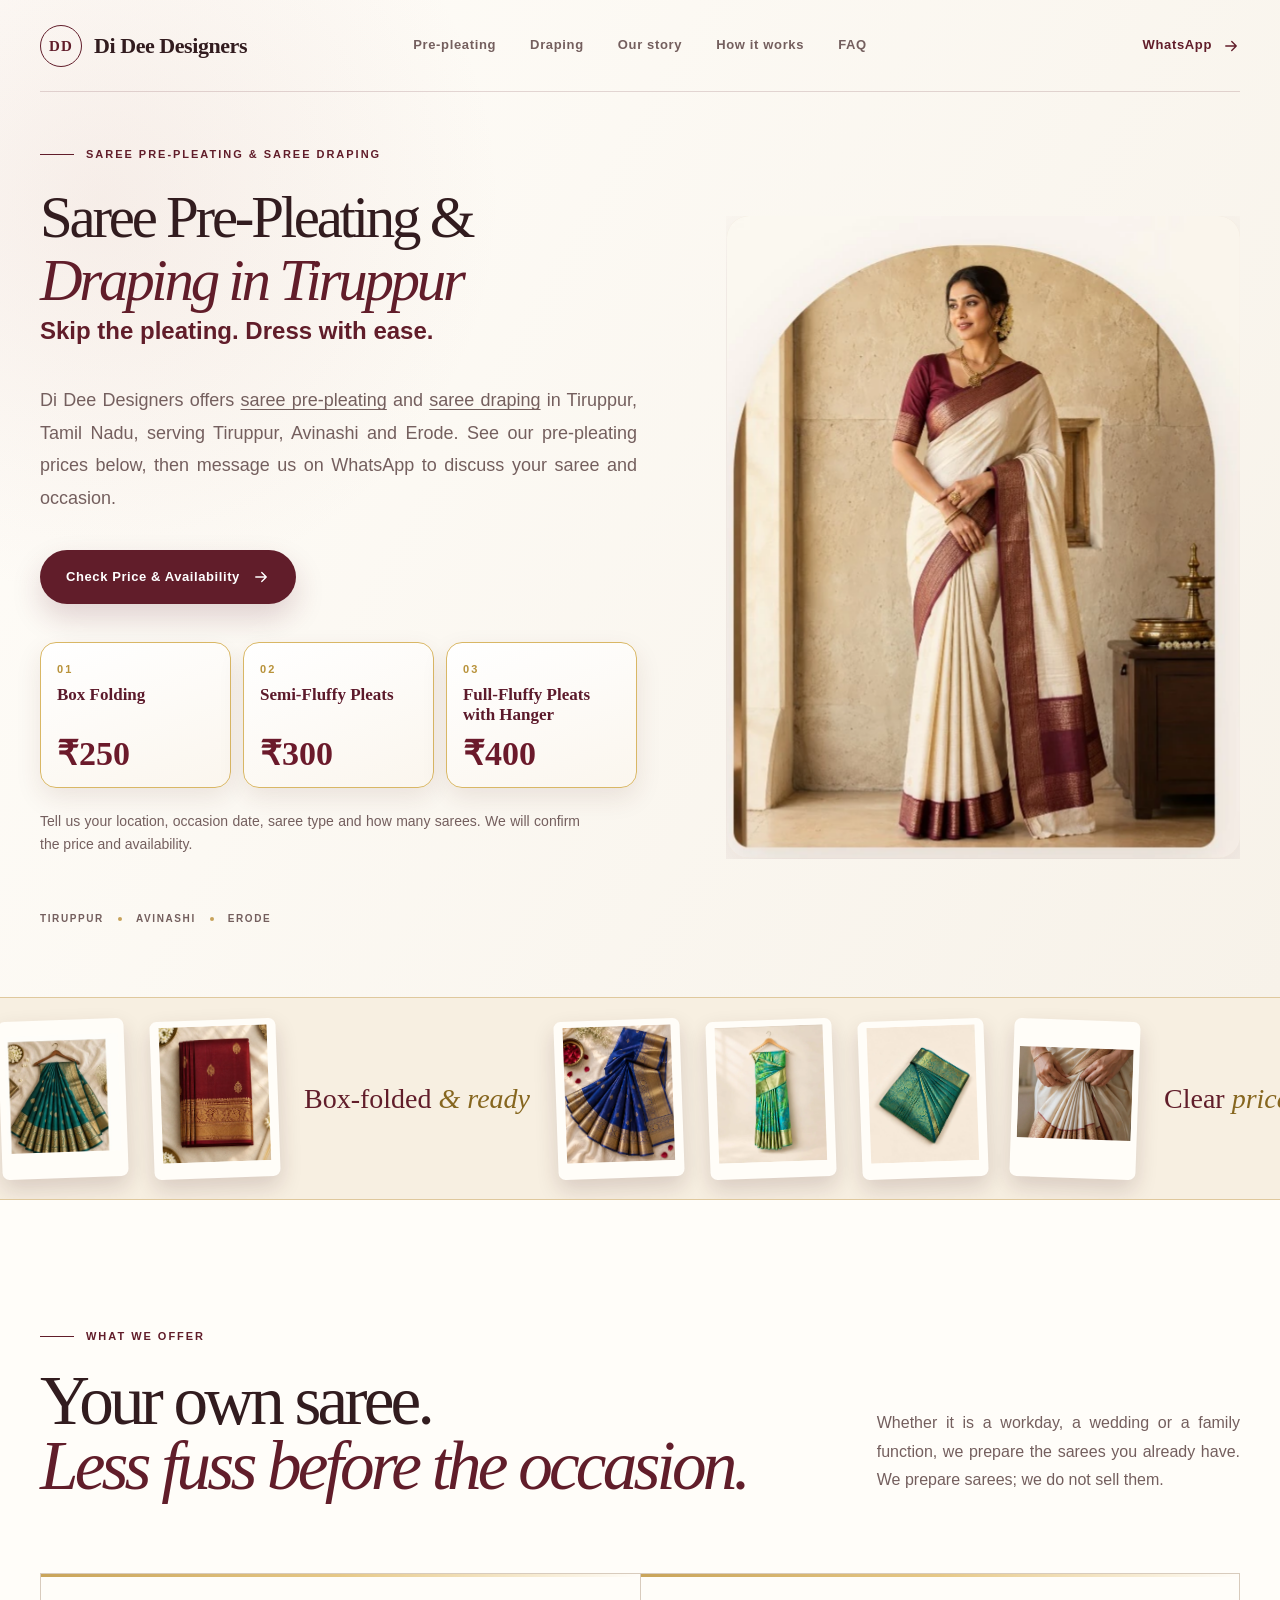
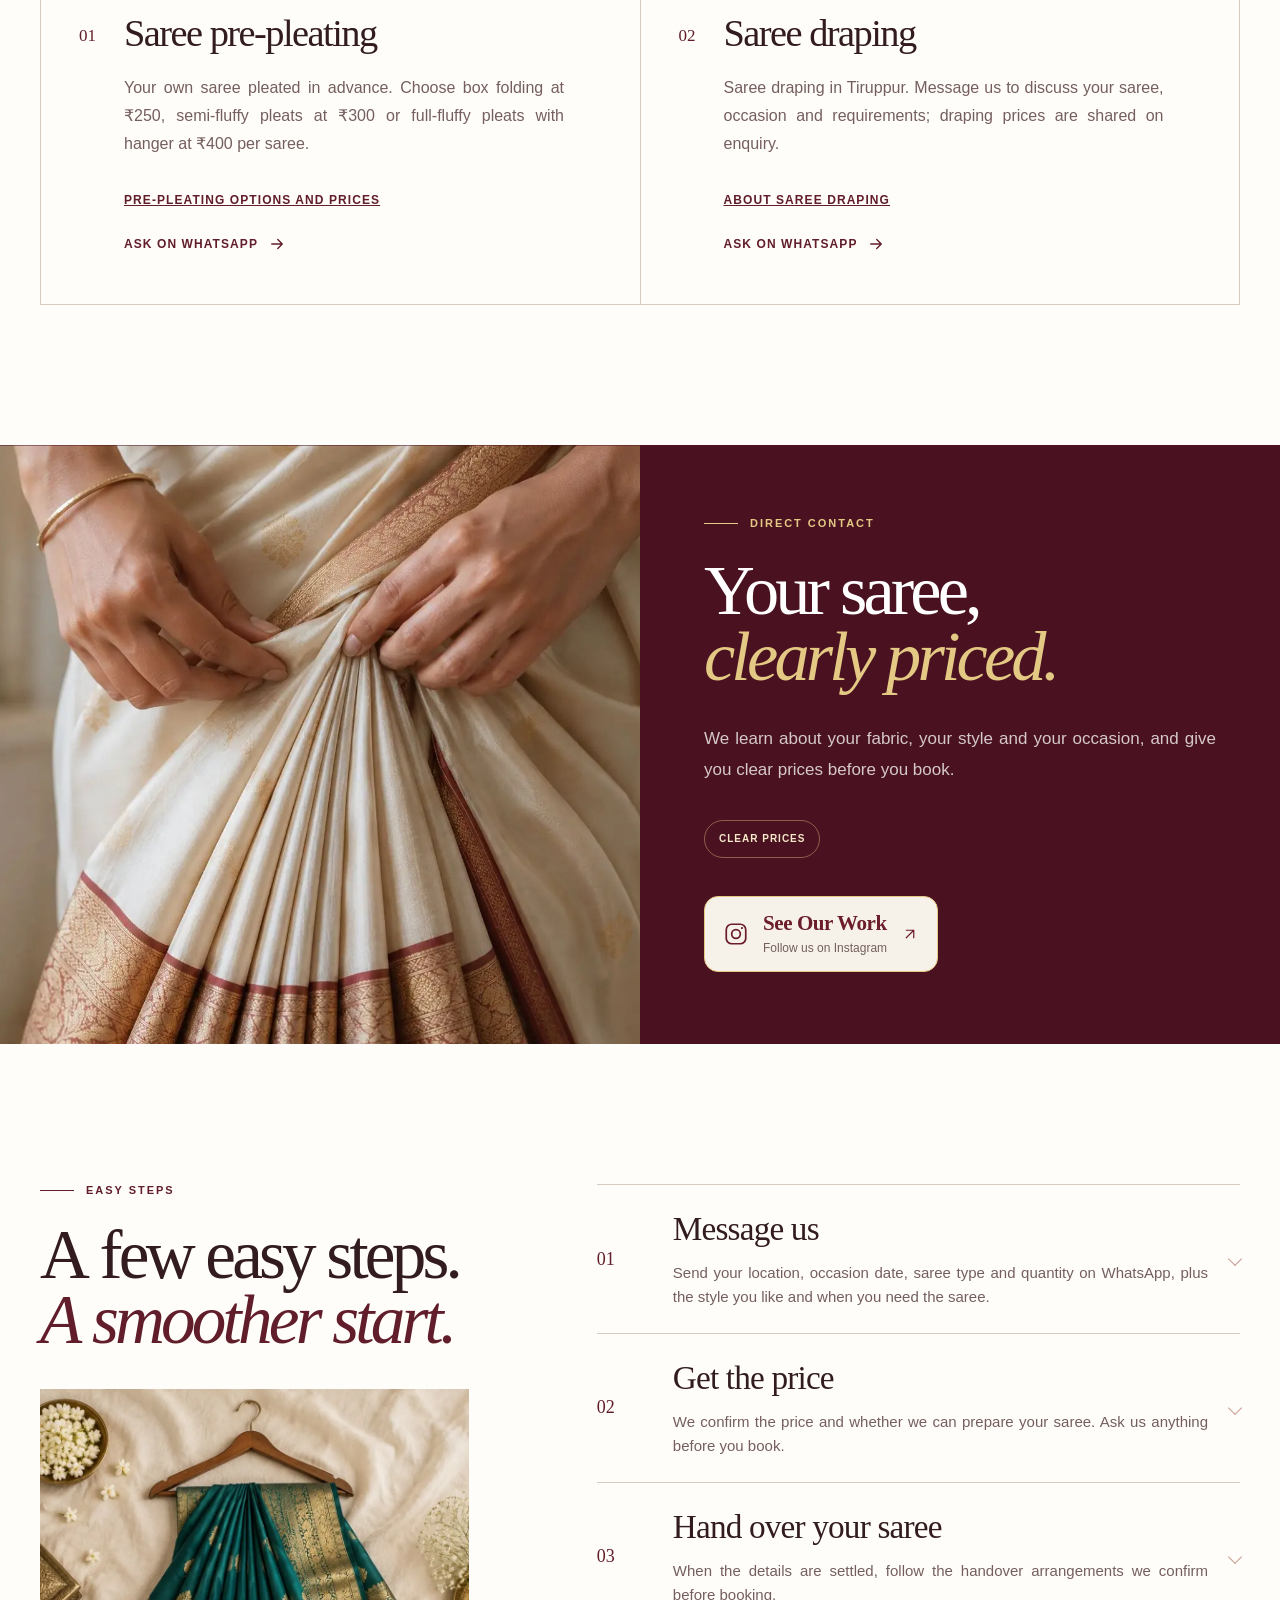
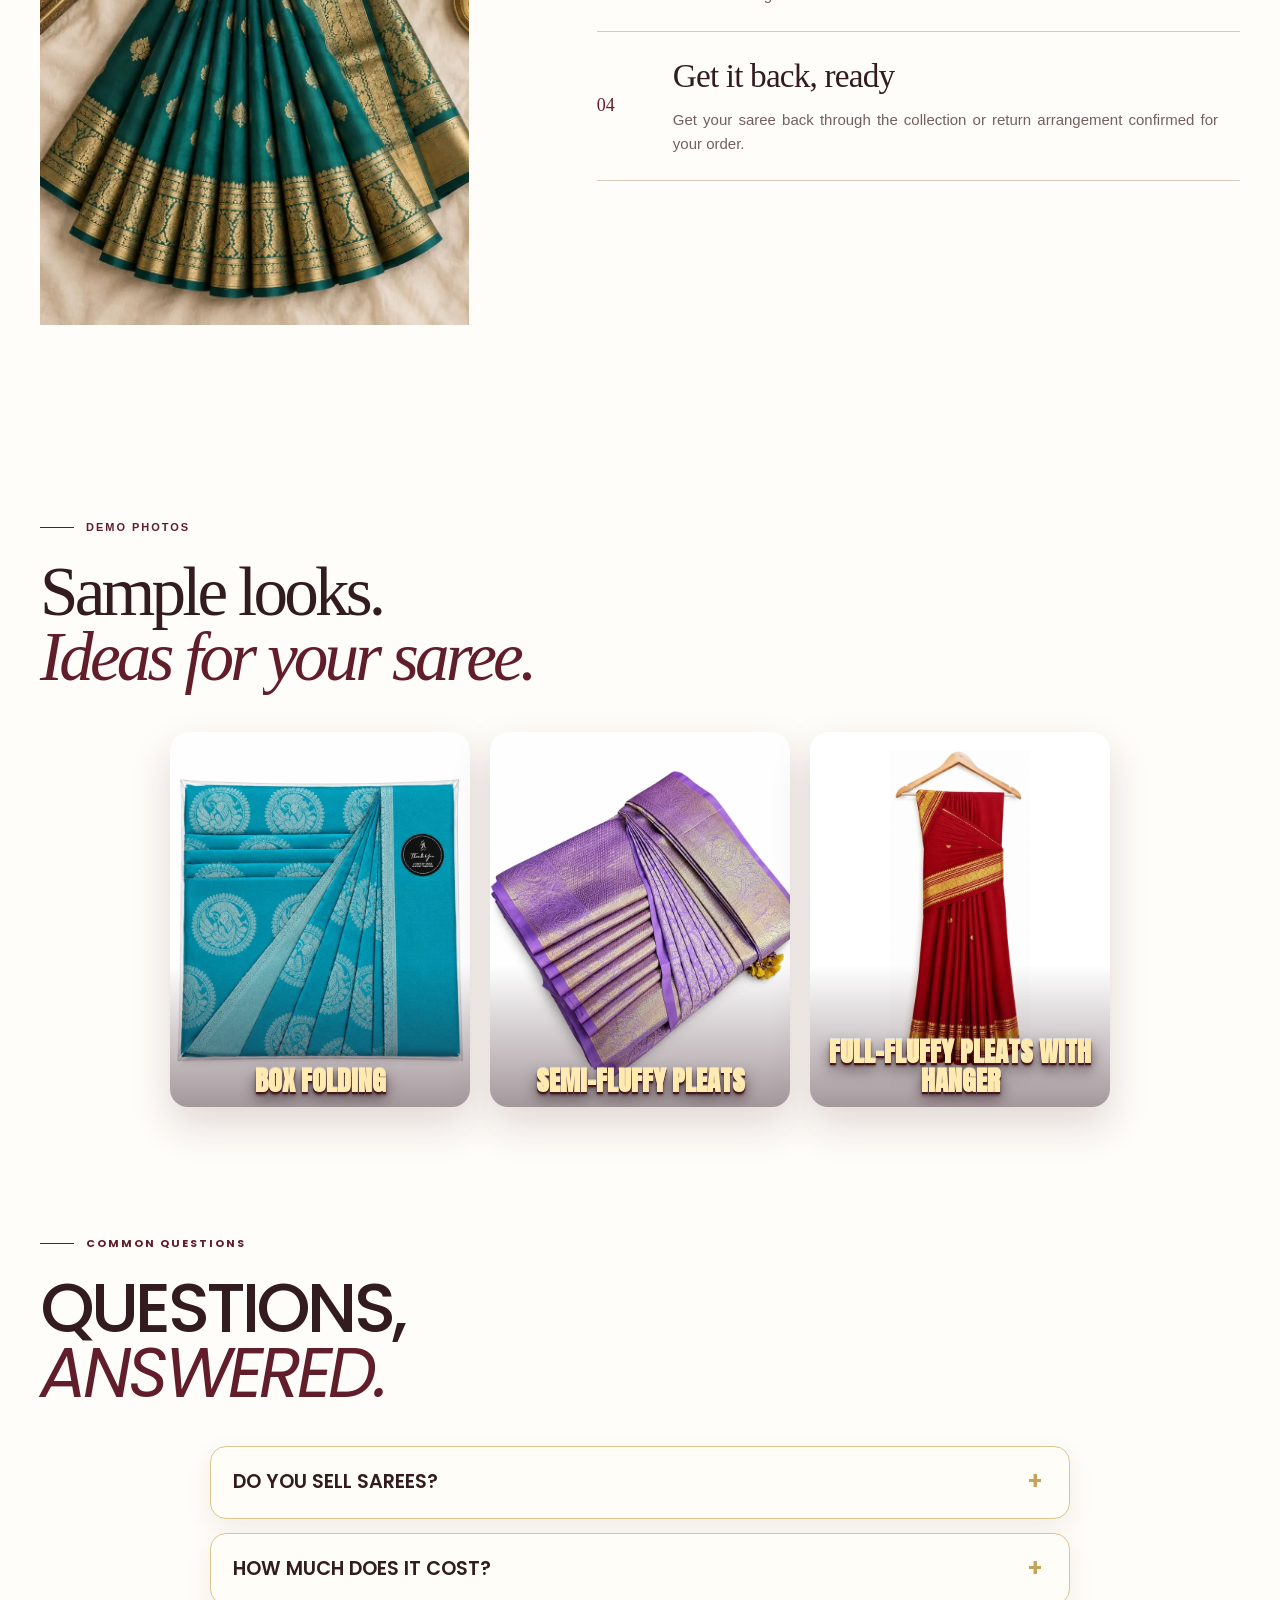
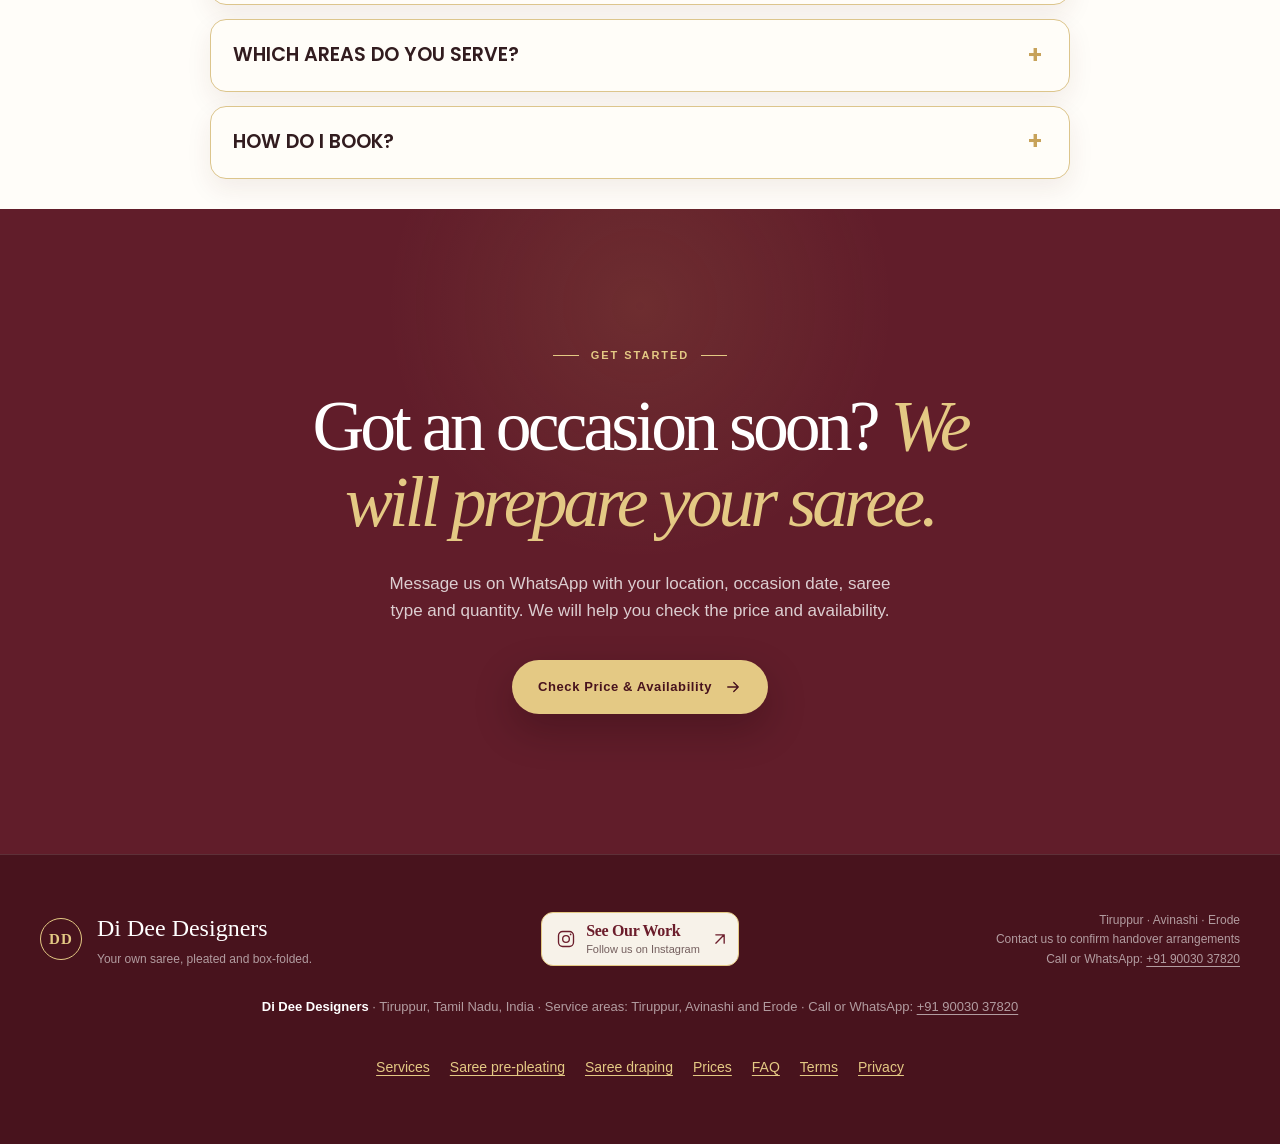
<file: index.html>
<!DOCTYPE html>
<html lang="en-IN">
<head>
<meta charset="UTF-8">
<meta name="viewport" content="width=device-width, initial-scale=1">
<title>Saree Pre-Pleating &amp; Draping in Tiruppur | Di Dee Designers</title>
<meta name="description" content="Di Dee Designers offers saree pre-pleating and saree draping in Tiruppur, Tamil Nadu. Explore pleating options and current prices, then enquire on WhatsApp.">
<meta name="robots" content="index,follow,max-image-preview:large,max-snippet:-1,max-video-preview:-1">
<link rel="canonical" href="https://dideedesigners.in/">
<link rel="alternate" type="text/plain" title="LLM summary" href="https://dideedesigners.in/llms.txt">
<link rel="sitemap" type="application/xml" href="/sitemap.xml">
<link rel="preload" as="image" href="16-hero-new.webp" type="image/webp" fetchpriority="high">
<meta name="author" content="Di Dee Designers">
<meta name="geo.region" content="IN-TN">
<meta name="geo.placename" content="Tiruppur">
<meta property="og:type" content="website">
<meta property="og:site_name" content="Di Dee Designers">
<meta property="og:locale" content="en_IN">
<meta property="og:url" content="https://dideedesigners.in/">
<meta property="og:title" content="Saree Pre-Pleating &amp; Draping in Tiruppur | Di Dee Designers">
<meta property="og:description" content="Di Dee Designers offers saree pre-pleating and saree draping in Tiruppur, Tamil Nadu. Explore pleating options and current prices, then enquire on WhatsApp.">
<meta property="og:image" content="https://dideedesigners.in/16-hero-new.webp">
<meta property="og:image:type" content="image/webp">
<meta property="og:image:width" content="606">
<meta property="og:image:height" content="724">
<meta property="og:image:alt" content="Woman wearing a cream saree with a maroon border">
<meta name="twitter:card" content="summary_large_image">
<meta name="twitter:title" content="Saree Pre-Pleating &amp; Draping in Tiruppur | Di Dee Designers">
<meta name="twitter:description" content="Di Dee Designers offers saree pre-pleating and saree draping in Tiruppur, Tamil Nadu. Explore pleating options and current prices, then enquire on WhatsApp.">
<meta name="twitter:image" content="https://dideedesigners.in/16-hero-new.webp">
<meta name="twitter:image:alt" content="Woman wearing a cream saree with a maroon border">
<meta name="theme-color" content="#4a1220">
<script type="application/ld+json">
{
  "@context": "https://schema.org",
  "@graph": [
    {
      "@type": "Organization",
      "@id": "https://dideedesigners.in/#organization",
      "name": "Di Dee Designers",
      "url": "https://dideedesigners.in/",
      "alternateName": [
        "DI DEE DESIGNERS",
        "Di Dee Designers Tiruppur"
      ],
      "description": "Di Dee Designers offers saree pre-pleating and saree draping in Tiruppur, Tamil Nadu, India. It prepares sarees for customers; it does not sell them.",
      "slogan": "Skip the pleating. Dress with ease.",
      "telephone": "+919003037820",
      "address": {
        "@type": "PostalAddress",
        "addressLocality": "Tiruppur",
        "addressRegion": "Tamil Nadu",
        "addressCountry": "IN"
      },
      "contactPoint": {
        "@type": "ContactPoint",
        "telephone": "+919003037820",
        "contactType": "customer service"
      },
      "areaServed": [
        {
          "@type": "City",
          "name": "Tiruppur"
        },
        {
          "@type": "City",
          "name": "Avinashi"
        },
        {
          "@type": "City",
          "name": "Erode"
        }
      ],
      "knowsAbout": [
        "Saree pre-pleating",
        "Saree draping"
      ],
      "sameAs": [
        "https://www.instagram.com/dideedesignerstirupur/"
      ]
    },
    {
      "@type": "WebSite",
      "@id": "https://dideedesigners.in/#website",
      "url": "https://dideedesigners.in/",
      "name": "Di Dee Designers",
      "inLanguage": "en-IN",
      "publisher": {
        "@id": "https://dideedesigners.in/#organization"
      }
    },
    {
      "@type": "WebPage",
      "@id": "https://dideedesigners.in/#webpage",
      "url": "https://dideedesigners.in/",
      "name": "Saree Pre-Pleating & Draping in Tiruppur | Di Dee Designers",
      "description": "Di Dee Designers offers saree pre-pleating and saree draping in Tiruppur, Tamil Nadu. Explore pleating options and current prices, then enquire on WhatsApp.",
      "isPartOf": {
        "@id": "https://dideedesigners.in/#website"
      },
      "about": {
        "@id": "https://dideedesigners.in/#organization"
      },
      "inLanguage": "en-IN",
      "datePublished": "2026-10-24",
      "dateModified": "2026-11-14",
      "primaryImageOfPage": {
        "@type": "ImageObject",
        "url": "https://dideedesigners.in/16-hero-new.webp",
        "width": 606,
        "height": 724
      },
      "mainEntity": {
        "@id": "https://dideedesigners.in/#organization"
      }
    },
    {
      "@type": "Service",
      "@id": "https://dideedesigners.in/saree-pre-pleating/#service",
      "name": "Saree pre-pleating in Tiruppur",
      "serviceType": "Saree pre-pleating",
      "url": "https://dideedesigners.in/saree-pre-pleating/",
      "provider": {
        "@id": "https://dideedesigners.in/#organization"
      },
      "areaServed": [
        {
          "@type": "City",
          "name": "Tiruppur"
        },
        {
          "@type": "City",
          "name": "Avinashi"
        },
        {
          "@type": "City",
          "name": "Erode"
        }
      ],
      "description": "Pre-pleating of the customer's own saree in three styles, priced per saree. Suitability for each saree is confirmed before booking.",
      "hasOfferCatalog": {
        "@id": "https://dideedesigners.in/saree-pre-pleating/#offers"
      }
    },
    {
      "@type": "Service",
      "@id": "https://dideedesigners.in/saree-draping/#service",
      "name": "Saree draping in Tiruppur",
      "serviceType": "Saree draping",
      "url": "https://dideedesigners.in/saree-draping/",
      "provider": {
        "@id": "https://dideedesigners.in/#organization"
      },
      "areaServed": [
        {
          "@type": "City",
          "name": "Tiruppur"
        },
        {
          "@type": "City",
          "name": "Avinashi"
        },
        {
          "@type": "City",
          "name": "Erode"
        }
      ],
      "description": "Saree draping offered by Di Dee Designers in Tiruppur, Tamil Nadu. Price and details are discussed on WhatsApp."
    },
    {
      "@type": "OfferCatalog",
      "@id": "https://dideedesigners.in/saree-pre-pleating/#offers",
      "name": "Saree pre-pleating prices (per saree)",
      "itemListElement": [
        {
          "@type": "Offer",
          "@id": "https://dideedesigners.in/saree-pre-pleating/#offer-1",
          "name": "Box folding (pressed pleats), per saree",
          "price": "250",
          "priceCurrency": "INR",
          "seller": {
            "@id": "https://dideedesigners.in/#organization"
          },
          "itemOffered": {
            "@type": "Service",
            "name": "Box folding (pressed pleats)",
            "serviceType": "Saree pre-pleating",
            "description": "Pleats pressed flat and box-folded. Suited to everyday and office sarees.",
            "provider": {
              "@id": "https://dideedesigners.in/#organization"
            }
          }
        },
        {
          "@type": "Offer",
          "@id": "https://dideedesigners.in/saree-pre-pleating/#offer-2",
          "name": "Semi-fluffy pleats, per saree",
          "price": "300",
          "priceCurrency": "INR",
          "seller": {
            "@id": "https://dideedesigners.in/#organization"
          },
          "itemOffered": {
            "@type": "Service",
            "name": "Semi-fluffy pleats",
            "serviceType": "Saree pre-pleating",
            "description": "Soft, rounded pleats with moderate volume. Suited to functions and festivals.",
            "provider": {
              "@id": "https://dideedesigners.in/#organization"
            }
          }
        },
        {
          "@type": "Offer",
          "@id": "https://dideedesigners.in/saree-pre-pleating/#offer-3",
          "name": "Full-fluffy pleats with hanger, per saree",
          "price": "400",
          "priceCurrency": "INR",
          "seller": {
            "@id": "https://dideedesigners.in/#organization"
          },
          "itemOffered": {
            "@type": "Service",
            "name": "Full-fluffy pleats with hanger",
            "serviceType": "Saree pre-pleating",
            "description": "Full-volume pleats with a hanger. Contact us to confirm suitability for your saree.",
            "provider": {
              "@id": "https://dideedesigners.in/#organization"
            }
          }
        }
      ]
    }
  ]
}
</script>
<style>
html,body,#root{margin:0;min-height:100%;} .didee{width:100%;min-width:0;} .didee-site{width:100%;}
@font-face{font-family:Poppins;src:url('42-poppins-400i.woff2') format('woff2');font-weight:400;font-style:italic;font-display:swap}

@font-face{font-family:Poppins;src:url('45-poppins-700.woff2') format('woff2');font-weight:700;font-style:normal;font-display:swap}
@font-face{font-family:Poppins;src:url('48-poppins-800.woff2') format('woff2');font-weight:800;font-style:normal;font-display:swap}
@font-face{font-family:Poppins;src:url('46-poppins-500i.woff2') format('woff2');font-weight:500;font-style:italic;font-display:swap}
@font-face{font-family:Poppins;src:url('43-poppins-500.woff2') format('woff2');font-weight:500;font-style:normal;font-display:swap}
@font-face{font-family:Poppins;src:url('41-poppins-400.woff2') format('woff2');font-weight:400;font-style:normal;font-display:swap}
@font-face{font-family:Poppins;src:url('44-poppins-600.woff2') format('woff2');font-weight:600;font-style:normal;font-display:swap}
@font-face{font-family:'Anton';src:url('28-anton.woff2') format('woff2');font-weight:400;font-style:normal;font-display:swap}

#services,#prices,#about,#process{scroll-margin-top:96px}


/*! tailwindcss v4.2.1 | MIT License | https://tailwindcss.com */
@layer theme{:root,:host{--font-sans:ui-sans-serif, system-ui, sans-serif, "Apple Color Emoji", "Segoe UI Emoji", "Segoe UI Symbol", "Noto Color Emoji";--font-mono:ui-monospace, SFMono-Regular, Menlo, Monaco, Consolas, "Liberation Mono", "Courier New", monospace;--spacing:.25rem;--default-font-family:var(--font-sans);--default-mono-font-family:var(--font-mono)}}@layer base{*,:after,:before,::backdrop{box-sizing:border-box;border:0 solid;margin:0;padding:0}::file-selector-button{box-sizing:border-box;border:0 solid;margin:0;padding:0}html,:host{-webkit-text-size-adjust:100%;tab-size:4;line-height:1.5;font-family:var(--default-font-family,ui-sans-serif, system-ui, sans-serif, "Apple Color Emoji", "Segoe UI Emoji", "Segoe UI Symbol", "Noto Color Emoji");font-feature-settings:var(--default-font-feature-settings,normal);font-variation-settings:var(--default-font-variation-settings,normal);-webkit-tap-highlight-color:transparent}hr{height:0;color:inherit;border-top-width:1px}abbr:where([title]){-webkit-text-decoration:underline dotted;text-decoration:underline dotted}h1,h2,h3,h4,h5,h6{font-size:inherit;font-weight:inherit}a{color:inherit;-webkit-text-decoration:inherit;-webkit-text-decoration:inherit;-webkit-text-decoration:inherit;-webkit-text-decoration:inherit;text-decoration:inherit}b,strong{font-weight:bolder}code,kbd,samp,pre{font-family:var(--default-mono-font-family,ui-monospace, SFMono-Regular, Menlo, Monaco, Consolas, "Liberation Mono", "Courier New", monospace);font-feature-settings:var(--default-mono-font-feature-settings,normal);font-variation-settings:var(--default-mono-font-variation-settings,normal);font-size:1em}small{font-size:80%}sub,sup{vertical-align:baseline;font-size:75%;line-height:0;position:relative}sub{bottom:-.25em}sup{top:-.5em}table{text-indent:0;border-color:inherit;border-collapse:collapse}:-moz-focusring{outline:auto}progress{vertical-align:baseline}summary{display:list-item}ol,ul,menu{list-style:none}img,svg,video,canvas,audio,iframe,embed,object{vertical-align:middle;display:block}img,video{max-width:100%;height:auto}button,input,select,optgroup,textarea{font:inherit;font-feature-settings:inherit;font-variation-settings:inherit;letter-spacing:inherit;color:inherit;opacity:1;background-color:#0000;border-radius:0}::file-selector-button{font:inherit;font-feature-settings:inherit;font-variation-settings:inherit;letter-spacing:inherit;color:inherit;opacity:1;background-color:#0000;border-radius:0}:where(select:is([multiple],[size])) optgroup{font-weight:bolder}:where(select:is([multiple],[size])) optgroup option{padding-inline-start:20px}::file-selector-button{margin-inline-end:4px}::placeholder{opacity:1}@supports (not ((-webkit-appearance:-apple-pay-button))) or (contain-intrinsic-size:1px){::placeholder{color:currentColor}@supports (color:color-mix(in lab, red, red)){::placeholder{color:color-mix(in oklab, currentcolor 50%, transparent)}}}textarea{resize:vertical}::-webkit-search-decoration{-webkit-appearance:none}::-webkit-date-and-time-value{min-height:1lh;text-align:inherit}::-webkit-datetime-edit{display:inline-flex}::-webkit-datetime-edit-fields-wrapper{padding:0}::-webkit-datetime-edit{padding-block:0}::-webkit-datetime-edit-year-field{padding-block:0}::-webkit-datetime-edit-month-field{padding-block:0}::-webkit-datetime-edit-day-field{padding-block:0}::-webkit-datetime-edit-hour-field{padding-block:0}::-webkit-datetime-edit-minute-field{padding-block:0}::-webkit-datetime-edit-second-field{padding-block:0}::-webkit-datetime-edit-millisecond-field{padding-block:0}::-webkit-datetime-edit-meridiem-field{padding-block:0}::-webkit-calendar-picker-indicator{line-height:1}:-moz-ui-invalid{box-shadow:none}button,input:where([type=button],[type=reset],[type=submit]){appearance:button}::file-selector-button{appearance:button}::-webkit-inner-spin-button{height:auto}::-webkit-outer-spin-button{height:auto}[hidden]:where(:not([hidden=until-found])){display:none!important}}@layer components;@layer utilities{.visible{visibility:visible}.relative{position:relative}.start{inset-inline-start:var(--spacing)}.table{display:table}}:root{--ivory:#f7f2e9;--paper:#fffdf9;--ink:#321c1f;--muted:#745f5e;--wine:#611d2a;--wine-deep:#48131d;--rose:#c99b92;--gold:#c7a25a;--gold-light:#e4c984;--line:#d8cbbd;--serif:"Iowan Old Style", "Baskerville", "Times New Roman", serif;--sans:"Avenir Next", Avenir, "Segoe UI", Arial, sans-serif;--shadow:0 24px 70px #48131d1f}*{box-sizing:border-box}html{scroll-behavior:smooth}body{background:var(--paper);color:var(--ink);font-family:var(--sans);margin:0;font-size:16px;line-height:1.6;overflow-x:hidden}a{color:inherit;text-decoration:none}a,button{touch-action:manipulation}a:focus-visible,button:focus-visible{outline:3px solid var(--gold);outline-offset:4px}.skip-link{z-index:1000;background:var(--wine-deep);color:#fff;border-radius:999px;padding:10px 16px;transition:transform .18s;position:fixed;top:12px;left:16px;transform:translateY(-160%)}.skip-link:focus{transform:translateY(0)}.site-header{z-index:20;border-bottom:1px solid #611d2a29;grid-template-columns:1fr auto 1fr;align-items:center;width:min(100% - 80px,1400px);min-height:92px;margin:0 auto;display:grid;position:absolute;inset:0 0 auto}.brand{align-items:center;gap:12px;width:max-content;display:inline-flex}.brand-mark{aspect-ratio:1;border:1px solid var(--wine);width:42px;color:var(--wine);font-family:var(--serif);letter-spacing:.08em;border-radius:50%;place-items:center;font-size:15px;font-weight:600;display:grid}.brand-name{font-family:var(--serif);letter-spacing:-.02em;font-size:22px;font-weight:600}.desktop-nav{color:var(--muted);letter-spacing:.05em;justify-content:center;align-items:center;gap:34px;font-size:13px;font-weight:600;display:flex}.desktop-nav a{text-align:center;justify-content:center;align-items:center;min-height:44px;display:inline-flex}.desktop-nav a,.header-cta,.text-link,.service-card a{transition:color .18s,opacity .18s}.desktop-nav a:hover,.text-link:hover,.service-card a:hover{color:var(--gold)}.header-cta{min-height:44px;color:var(--wine);letter-spacing:.05em;justify-self:end;align-items:center;gap:10px;font-size:13px;font-weight:700;display:inline-flex}.header-cta:hover{color:var(--gold)}.hero{background:radial-gradient(circle at 8% 20%, #c99b9226, transparent 28%), linear-gradient(120deg, var(--paper) 0%, var(--ivory) 100%);grid-template-columns:minmax(0,1fr) minmax(420px,.86fr);align-items:center;gap:clamp(54px,7vw,112px);min-height:820px;padding:148px max(40px,50vw - 700px) 70px;display:grid}.hero-copy{text-align:left}.eyebrow{color:var(--wine);letter-spacing:.18em;text-transform:uppercase;align-items:center;gap:12px;margin:0 0 26px;font-size:11px;font-weight:700;line-height:1.2;display:flex}.eyebrow>span{background:currentColor;width:34px;height:1px}.hero h1,.section-heading h2,.about h2,.process h2,.final-cta h2{font-family:var(--serif);letter-spacing:-.055em;text-wrap:balance;margin:0;font-weight:500;line-height:.94}.hero h1{max-width:760px;font-size:clamp(48px,4.6vw,72px);line-height:1.06}h1 em,h2 em{color:var(--wine);font-weight:400}.hero-description{max-width:610px;color:var(--muted);margin:34px 0 0;font-size:18px;line-height:1.8}.hero-actions{flex-direction:column;align-items:flex-start;gap:16px;margin-top:36px;display:flex}.hero-actions p{max-width:540px;color:var(--muted);margin:0;font-size:14px;line-height:1.65}.button{letter-spacing:.045em;text-align:center;border-radius:999px;justify-content:center;align-items:center;gap:12px;min-height:54px;padding:0 26px;font-size:13px;font-weight:700;transition:transform .18s,background .18s,box-shadow .18s;display:inline-flex}.button:hover{transform:translateY(-2px)}.button:active{transform:translateY(0)}.button-primary{background:var(--wine);color:#fff;box-shadow:0 14px 30px #611d2a2e}.button-primary:hover{background:var(--wine-deep)}.hero-location{color:var(--muted);letter-spacing:.16em;text-transform:uppercase;align-items:center;gap:14px;margin-top:54px;font-size:10px;font-weight:700;display:flex}.hero-location i{background:var(--gold);border-radius:50%;width:4px;height:4px}.hero-visual{justify-self:end;width:min(100%,590px);position:relative}.hero-frame{z-index:1;aspect-ratio:4/5;width:100%;box-shadow:var(--shadow);background:#e8ddd0;border-radius:260px 260px 18px 18px;position:relative;overflow:hidden}.cover-image{object-fit:cover}.hero-image{object-position:center 44%}.detail-image{object-position:52% center}.marquee{background:var(--wine);color:#f8eeda;overflow:hidden}.marquee>div{flex-wrap:wrap;justify-content:center;align-items:center;gap:clamp(24px,4vw,60px);padding:28px 32px;display:flex}.marquee span{font-family:var(--serif);font-size:clamp(20px,2vw,30px);font-style:italic}.marquee svg{color:var(--gold-light)}.section-shell{width:min(100% - 80px,1320px);margin:0 auto}.services{padding-block:130px 140px}.section-heading{grid-template-columns:1.25fr .6fr;align-items:end;gap:80px;margin-bottom:74px;display:grid}.section-heading h2,.process h2{font-size:clamp(50px,5.4vw,78px)}.section-heading>p{max-width:420px;color:var(--muted);text-align:right;justify-self:end;margin:0 0 4px;font-size:16px;line-height:1.8}.service-grid{border-top:1px solid var(--line);border-left:1px solid var(--line);grid-template-columns:repeat(2,minmax(0,1fr));display:grid}.service-card{border-right:1px solid var(--line);border-bottom:1px solid var(--line);background:var(--paper);text-align:left;grid-template-rows:1fr auto;grid-template-columns:auto 1fr;align-content:space-between;column-gap:28px;min-height:330px;padding:38px;transition:background .24s,box-shadow .24s,transform .24s;display:grid}.service-card>div{align-self:center}.service-card:hover{z-index:1;background:#fff;position:relative;transform:translateY(-4px);box-shadow:0 22px 50px #48131d14}.service-number{color:var(--wine);font-family:var(--serif);font-size:17px}.service-card h3{font-family:var(--serif);letter-spacing:-.04em;margin:0;font-size:clamp(30px,3vw,42px);font-weight:500;line-height:1.1}.service-card p{max-width:440px;color:var(--muted);margin:20px 0 0;line-height:1.75}.service-card a{width:max-content;min-height:44px;color:var(--wine);letter-spacing:.09em;text-transform:uppercase;grid-column:2;align-items:center;gap:10px;font-size:12px;font-weight:700;display:inline-flex}.about{background:var(--wine-deep);color:#fff;grid-template-columns:1fr 1fr;min-height:760px;display:grid}.about-image-wrap{background:#d8c4ae;min-height:760px;position:relative;overflow:hidden}.about-image-wrap:after{content:"";background:linear-gradient(#0000 55%,#2d0f14b8);position:absolute;inset:0}.image-note{z-index:2;font-family:var(--serif);margin:0;font-size:19px;font-style:italic;position:absolute;bottom:38px;left:48px}.about-copy{flex-direction:column;justify-content:center;align-items:flex-start;padding:clamp(64px,8vw,128px);display:flex}.eyebrow.light{color:var(--gold-light)}.about h2{color:#fff;max-width:610px;font-size:clamp(52px,5.5vw,82px)}.about h2 em{color:var(--gold-light)}.about-intro{color:#ffffffc4;text-align:left;max-width:630px;margin:34px 0;font-size:17px;line-height:1.85}.highlights{flex-wrap:wrap;gap:10px;margin-bottom:38px;display:flex}.highlights span{color:#f6e9ca;letter-spacing:.1em;text-transform:uppercase;border:1px solid #e4c9846b;border-radius:999px;padding:10px 14px;font-size:10px;font-weight:700}.text-link{letter-spacing:.1em;text-transform:uppercase;align-items:center;gap:10px;min-height:44px;font-size:12px;font-weight:700;display:inline-flex}.light-link{color:var(--gold-light)}.process{grid-template-columns:.8fr 1.2fr;gap:clamp(60px,10vw,150px);padding-block:140px;display:grid}.process-heading{align-self:start;position:sticky;top:60px}.process-list{border-top:1px solid var(--line);margin:0;padding:0;list-style:none}.process-list li{border-bottom:1px solid var(--line);grid-template-columns:54px 1fr auto;align-items:center;gap:22px;min-height:128px;display:grid;position:relative}.process-list span{color:var(--wine);font-family:var(--serif);font-size:18px}.process-list h3{font-family:var(--serif);letter-spacing:-.025em;margin:0;font-size:clamp(25px,2.6vw,36px);font-weight:500;line-height:1.2}.process-list i{border-right:1px solid var(--rose);border-bottom:1px solid var(--rose);width:10px;height:10px;transform:rotate(45deg)}.final-cta{background:radial-gradient(circle at 50% 15%, #c7a25a1f, transparent 30%), var(--wine);color:#fff;text-align:center;flex-direction:column;justify-content:center;align-items:center;min-height:640px;padding:140px 32px;display:flex}.eyebrow.centered{justify-content:center}.eyebrow.centered>span{width:26px}.final-cta h2{max-width:1000px;font-size:clamp(44px,5.6vw,80px);line-height:1.06}.final-cta h2 em{color:var(--gold-light)}.final-cta>p:not(.eyebrow){color:#ffffffc7;max-width:520px;margin:30px 0 36px;font-size:17px}.button-gold{background:var(--gold-light);color:var(--wine-deep);box-shadow:0 16px 38px #14040840}.button-gold:hover{background:#f3dda5}footer{background:var(--wine-deep);color:#fff;border-top:1px solid #ffffff1f;grid-template-columns:1fr auto 1fr;align-items:center;gap:28px;padding:54px max(40px,50vw - 660px);display:grid}.footer-brand{align-items:center;gap:15px;display:flex}.footer-mark{border-color:var(--gold-light);color:var(--gold-light)}.footer-brand strong{font-family:var(--serif);font-size:24px;font-weight:500}.footer-brand p,.footer-areas{color:#ffffff94;margin:2px 0 0;font-size:12px}.instagram-cta{border:1px solid var(--gold-light);background:var(--ivory);color:#6b1d2b;text-align:left;border-radius:14px;grid-template-columns:26px minmax(0,1fr) 18px;justify-self:center;align-items:center;gap:14px;width:max-content;max-width:100%;min-height:72px;padding:14px 18px;transition:background-color .18s,transform .18s;display:inline-grid}.instagram-cta-copy{text-align:left;gap:3px;min-width:0;display:grid}.instagram-cta-title{font-family:var(--serif);letter-spacing:-.02em;font-size:21px;font-weight:600;line-height:1.2}.instagram-cta-subtitle{color:#745f5e;font-size:12px;line-height:1.5}.instagram-cta svg{flex-shrink:0}.instagram-cta:hover{background:#fffdf9;transform:translateY(-1px)}.instagram-cta:focus-visible{outline:3px solid var(--gold-light);outline-offset:5px}@media (width<=360px){.instagram-cta{gap:10px;padding-inline:14px}}.footer-areas{text-align:right;justify-self:end}@media (width<=1080px){.site-header{grid-template-columns:1fr auto;width:min(100% - 48px,1400px)}.desktop-nav{display:none}.hero{grid-template-columns:1fr .9fr;gap:48px;padding-inline:28px}.hero h1{font-size:clamp(44px,5.2vw,64px)}.about-copy{padding:64px}}@media (width<=820px){.site-header{width:calc(100% - 32px);min-height:76px}.brand-name{font-size:19px}.header-cta{justify-content:center;gap:5px;min-width:80px;font-size:12px}.header-cta svg{width:21px;height:21px}.hero{grid-template-columns:1fr;gap:52px;min-height:0;padding:120px 20px 62px}.hero h1{font-size:clamp(40px,8vw,60px)}.hero-copy{text-align:center;flex-direction:column;align-items:center;display:flex}.hero-copy .eyebrow{justify-content:center}.hero-description{font-size:16px;line-height:1.75}.hero-actions{flex-direction:column;align-items:center;gap:18px;width:100%}.hero-actions p{max-width:540px}.button{width:100%;min-height:56px}.hero-location{flex-wrap:wrap;justify-content:center;margin-top:38px}.hero-visual{justify-self:center;width:100%;max-width:560px}.hero-frame{aspect-ratio:4/5}.section-shell{width:calc(100% - 40px)}.services,.process{padding-block:92px}.section-heading,.process{grid-template-columns:1fr;gap:38px}.section-heading{margin-bottom:48px}.section-heading>p{text-align:left;justify-self:start}.service-grid{grid-template-columns:1fr}.service-card{min-height:280px;padding:30px 24px}.about{grid-template-columns:1fr}.about-image-wrap{min-height:600px}.about-copy{text-align:center;align-items:center;padding:82px 24px}.about-copy .eyebrow{justify-content:center}.about-intro{text-align:center}.highlights{justify-content:center}.process-heading{position:static}.final-cta{padding:100px 20px}footer{text-align:center;grid-template-columns:1fr;padding:48px 24px}.footer-brand{justify-content:center}footer .instagram-cta,.footer-areas{text-align:center;justify-self:center}}@media (width<=480px){.hero-frame{min-height:0}.marquee>div{flex-direction:column;justify-content:center;gap:12px}.marquee svg{width:18px;height:18px}.service-card{grid-template-columns:34px 1fr;column-gap:14px}.process-list li{grid-template-columns:42px 1fr auto;gap:12px;min-height:114px}.image-note{bottom:24px;left:24px}}.about-logistics{color:#f6e9ca;margin:-12px 0 28px;line-height:1.8}.process-list li{padding-block:24px}.process-list p{color:var(--muted);margin:12px 0 0;font-size:15px}.final-cta>.cta-note{margin:22px 0 0;font-size:14px}.desktop-nav a:hover,.header-cta:hover,.service-card a:hover{color:var(--wine-deep);text-decoration:underline}.brand-mark{flex-shrink:0}@media (width<=820px){.about h2,.section-heading h2,.process h2{font-size:clamp(40px,9vw,60px);line-height:1.06}.service-card a{letter-spacing:.03em;font-size:11px}.hero-copy .eyebrow{letter-spacing:.1em;font-size:10px}.hero-location{margin-top:28px}.about-intro,.about-logistics{text-align:left}}@media (width<=360px){.brand{gap:6px}.brand-mark{width:32px}.brand-name{font-size:17px}.header-cta{min-width:72px;font-size:11px}}@media (prefers-reduced-motion:reduce){html{scroll-behavior:auto}*,:before,:after{scroll-behavior:auto!important;transition-duration:.01ms!important;animation-duration:.01ms!important;animation-iteration-count:1!important}}
.added-price{display:flex;flex-wrap:wrap;align-items:baseline;gap:4px 12px;color:var(--muted);font-size:15px}
.added-price strong{font-family:var(--serif);font-size:28px;color:var(--wine);font-weight:600}
.added-slots{padding-top:24px;padding-bottom:24px}
.added-grid{display:grid;grid-template-columns:repeat(4,1fr);gap:14px}
.added-slot{background:#fff3c9;border:2px dashed var(--gold);border-radius:12px;min-height:150px;display:flex;flex-direction:column;align-items:center;justify-content:center;text-align:center;padding:16px;color:var(--wine-deep);font-size:15px;gap:8px}
.added-slot.wide{grid-column:span 2;min-height:120px}
.added-slot span{font-size:11px;font-weight:800;letter-spacing:.14em;background:var(--wine);color:#fff;padding:2px 10px;border-radius:99px}
@media (width<=820px){.added-grid{grid-template-columns:1fr 1fr}.added-slot.wide{grid-column:1/-1}}
@media (width<=820px){.added-price{justify-content:center;text-align:center}.added-price strong{font-size:26px}}
.added-photo{grid-column:span 2;margin:0;border-radius:12px;overflow:hidden;height:420px;background:#eee}
.added-photo img{width:100%;height:100%;object-fit:cover;display:block}
.added-slot:not(.wide){grid-column:span 2}
@media (width<=820px){.added-photo{grid-column:1/-1;height:380px}.added-slot:not(.wide){grid-column:span 1}}
.added-photo{height:auto;aspect-ratio:4/5;background:#f3ece0}
.added-photo img{object-position:center}
@media (width<=820px){.added-photo{height:auto;aspect-ratio:4/5}}
.added-photo{background:#f6efe4;display:flex;align-items:center;justify-content:center}
.added-photo img{object-fit:contain;width:100%;height:100%}
.added-col{grid-column:span 2;display:flex;flex-direction:column;gap:14px}
.added-photo{grid-column:auto;aspect-ratio:auto;background:none;display:block;height:auto}
.added-photo img{width:100%;height:auto;object-fit:initial}
@media (width<=820px){.added-col{grid-column:1/-1}}
footer .instagram-cta{min-height:0;padding:8px 14px;gap:10px;grid-template-columns:20px minmax(0,1fr) 14px;border-radius:12px}
footer .instagram-cta svg{width:20px;height:20px}
footer .instagram-cta-title{font-size:16px}
footer .instagram-cta-subtitle{font-size:11px}
footer .instagram-cta-copy{gap:1px}
.added-col:nth-of-type(2) .added-photo{aspect-ratio:0.84}
.added-col:nth-of-type(2) .added-photo img{height:100%;object-fit:cover}
@media (width<=820px){.added-col:nth-of-type(2) .added-photo{aspect-ratio:auto}.added-col:nth-of-type(2) .added-photo img{height:auto;object-fit:initial}}
@media (width>820px){
.added-col{display:contents}
.added-col .added-photo,.added-col:nth-of-type(2) .added-photo{grid-column:span 2;aspect-ratio:1/1;height:auto;background:#f6efe4;border-radius:12px;overflow:hidden;display:flex;align-items:center;justify-content:center}
.added-col .added-photo img,.added-col:nth-of-type(2) .added-photo img{width:100%;height:100%;object-fit:contain;object-position:center}
.added-grid{gap:16px}
}
.added-slots{padding-bottom:0}
.anim .rv{opacity:0;transform:translateY(22px);transition:opacity .8s cubic-bezier(.22,.7,.2,1),transform .8s cubic-bezier(.22,.7,.2,1)}
.anim .rv.in{opacity:1;transform:none}
.added-photo{overflow:hidden}
.added-photo img{transition:transform .9s cubic-bezier(.22,.7,.2,1)}
@media (hover:hover){
.added-photo:hover img{transform:scale(1.04)}
.service-card{transition:transform .35s ease,box-shadow .35s ease}
.service-card:hover{transform:translateY(-4px);box-shadow:0 14px 30px rgba(94,28,40,.14)}
.instagram-cta{transition:transform .3s ease,box-shadow .3s ease}
.instagram-cta:hover{transform:translateY(-2px);box-shadow:0 8px 18px rgba(0,0,0,.18)}
}
@keyframes ddfloat{0%,100%{transform:translateY(0)}50%{transform:translateY(-6px)}}
.hero-frame{animation:ddfloat 7s ease-in-out infinite}
@keyframes ddshine{0%,70%{transform:translateX(-120%)}100%{transform:translateX(220%)}}
@media (prefers-reduced-motion:reduce){.hero-frame{animation:none}}
.anim .rv{transform:translateY(40px);transition-duration:1.1s}
@media (prefers-reduced-motion:reduce){.anim .rv{transform:none;transition-duration:1s}.hero-frame{animation:ddfloat 7s ease-in-out infinite}}
@keyframes ddup{from{opacity:0;transform:translateY(30px)}to{opacity:1;transform:none}}
.hero-copy>*{animation:ddup 1s cubic-bezier(.22,.7,.2,1) both}
.hero-copy>*:nth-child(2){animation-delay:.15s}.hero-copy>*:nth-child(3){animation-delay:.3s}.hero-copy>*:nth-child(4){animation-delay:.45s}.hero-copy>*:nth-child(5){animation-delay:.6s}.hero-copy>*:nth-child(6){animation-delay:.75s}
@keyframes ddpulse{0%{box-shadow:0 0 0 0 rgba(94,28,40,.35)}70%,100%{box-shadow:0 0 0 14px rgba(94,28,40,0)}}
.hero-actions a:first-child{animation:ddpulse 2.6s ease-out infinite}
.dd-splash{position:fixed;inset:0;z-index:99999;overflow:hidden;pointer-events:all}
.dd-curtain{position:absolute;top:0;bottom:0;width:50.5%;background:repeating-linear-gradient(90deg,#4a1220 0,#6e1f33 5%,#8a2a42 9%,#5a1828 14%,#3c0e1a 18%);box-shadow:inset 0 0 90px rgba(0,0,0,.45);transition:transform 1.7s cubic-bezier(.77,0,.18,1)}
.dd-curtain.l{left:0}.dd-curtain.r{right:0}
.dd-splash.open .dd-curtain.l{transform:translateX(-102%)}
.dd-splash.open .dd-curtain.r{transform:translateX(102%)}
.dd-logo{position:absolute;inset:0;display:flex;flex-direction:column;align-items:center;justify-content:center;gap:10px;color:#e6c887;text-align:center;animation:ddlogo 1.3s cubic-bezier(.22,.7,.2,1) .15s both;transition:opacity .6s ease}
.dd-splash.open .dd-logo{opacity:0}
.dd-mono{width:84px;height:84px;border:2px solid #e6c887;border-radius:50%;display:flex;align-items:center;justify-content:center;font-family:var(--serif,Georgia,serif);font-size:32px;letter-spacing:.06em;box-shadow:0 0 40px rgba(230,200,135,.35)}
.dd-name{font-family:var(--serif,Georgia,serif);font-size:30px;letter-spacing:.04em}
.dd-sub{font-size:12px;letter-spacing:.3em;text-transform:uppercase;opacity:.85}
@keyframes ddlogo{from{opacity:0;transform:scale(.8) translateY(14px)}to{opacity:1;transform:none}}
.hero-copy>*{animation-delay:1.9s!important}
.hero-copy>*:nth-child(2){animation-delay:2.05s!important}.hero-copy>*:nth-child(3){animation-delay:2.2s!important}.hero-copy>*:nth-child(4){animation-delay:2.35s!important}.hero-copy>*:nth-child(5){animation-delay:2.5s!important}.hero-copy>*:nth-child(6){animation-delay:2.65s!important}
.hero-copy>*{animation-duration:1.2s!important;animation-name:ddup2!important}
@keyframes ddup2{from{opacity:0;transform:translateY(46px);filter:blur(6px)}to{opacity:1;transform:none;filter:blur(0)}}
.hero-visual.rv{animation:ddvis 1.6s cubic-bezier(.22,.7,.2,1) .15s both}
@keyframes ddvis{from{opacity:0;clip-path:inset(100% 0 0 0);transform:scale(1.06)}to{opacity:1;clip-path:inset(0);transform:none}}
.anim .rv{transform:translateY(64px);transition-duration:1.3s;filter:blur(4px);transition-property:opacity,transform,filter}
.anim .rv.in{filter:blur(0)}
.anim .service-card.rv:nth-child(odd){transform:translateX(-50px)}
.anim .service-card.rv:nth-child(even){transform:translateX(50px)}
.anim .service-card.rv.in{transform:none}
.anim .added-photo.rv{opacity:1;filter:none;transform:none;clip-path:inset(0 0 100% 0);transition:clip-path 1.5s cubic-bezier(.77,0,.18,1)}
.anim .added-photo.rv.in{clip-path:inset(0)}
.anim .added-photo.rv img{transform:scale(1.25);transition:transform 1.8s cubic-bezier(.22,.7,.2,1)}
.anim .added-photo.rv.in img{transform:scale(1)}
.anim .added-photo.rv.in:hover img{transform:scale(1.05)}
.anim .section-heading.rv,.anim .process-heading.rv{letter-spacing:.04em}
.anim .section-heading.rv.in,.anim .process-heading.rv.in{letter-spacing:0;transition:opacity 1.3s,transform 1.3s,filter 1.3s,letter-spacing 1.6s}
.anim .added-photo.rv .rv{transform:none}
@media (width<=820px){.anim .service-card.rv:nth-child(odd),.anim .service-card.rv:nth-child(even){transform:translateY(50px)}}
.dd-logo{inset:auto;left:0;right:0;top:170px;bottom:auto;justify-content:flex-start}
.anim .added-photo.rv{clip-path:none;transition:none}
.anim .added-photo.rv img{clip-path:inset(0 0 100% 0);transition:clip-path 1.5s cubic-bezier(.77,0,.18,1),transform 1.8s cubic-bezier(.22,.7,.2,1)}
.anim .added-photo.rv.in img{clip-path:inset(0);transform:scale(1)}

/* ===== v2 motion layer (reel-inspired) ===== */
:root{--e1:cubic-bezier(.22,.7,.2,1);--e2:cubic-bezier(.77,0,.18,1)}
@media (prefers-reduced-motion:reduce){.anim .rv{transition-duration:1.4s}}
/* intro */
.dd-curtain{transition:transform 2.1s var(--e2);background:repeating-linear-gradient(90deg,#3a0c18 0,#6e1f33 5%,#8f2b45 9%,#5a1828 14%,#34091a 18%);animation:curtainsway 2s ease-in-out both}
@keyframes curtainsway{from{filter:brightness(.55)}to{filter:brightness(1)}}
.dd-curtain.l{border-right:2px solid #d9b866}.dd-curtain.r{border-left:2px solid #d9b866}
.dd-logo{animation:ddlogo2 1.6s var(--e1) .2s both}
@keyframes ddlogo2{from{opacity:0;transform:scale(.7);filter:blur(8px)}to{opacity:1;transform:none;filter:blur(0)}}
.dd-mono{animation:ringpulse 2.2s ease-in-out infinite}
@keyframes ringpulse{0%,100%{box-shadow:0 0 30px rgba(230,200,135,.25)}50%{box-shadow:0 0 70px rgba(230,200,135,.65)}}
.dd-name,.dd-sub{opacity:0;animation:ddup2 1.2s var(--e1) both}
.dd-name{animation-delay:.7s}.dd-sub{animation-delay:1.1s}
/* header */
.anim .site-header{animation:hdrin 1.4s var(--e1) 2.5s both}
@keyframes hdrin{from{opacity:0;transform:translateY(-30px)}to{opacity:1;transform:none}}
/* hero */
.hero-copy>*{animation-delay:2.4s!important}
.hero-copy>*:nth-child(2){animation:none!important}
.hero-copy>*:nth-child(3){animation-delay:2.9s!important}.hero-copy>*:nth-child(4){animation-delay:3.1s!important}.hero-copy>*:nth-child(5){animation-delay:3.3s!important}.hero-copy>*:nth-child(6){animation-delay:3.5s!important}
.anim .eyebrow>span{transform-origin:left;animation:linedraw 1.4s var(--e1) 2.4s both}
@keyframes linedraw{from{transform:scaleX(0)}to{transform:scaleX(1)}}
.hero-visual.rv{animation:archin 2.2s var(--e2) .2s both!important}
@keyframes archin{from{opacity:1;clip-path:inset(100% 0 0 0);transform:translateY(40px)}to{opacity:1;clip-path:inset(0);transform:none}}
.hero-image{animation:kb 5s var(--e1) 2.3s both;translate:calc(var(--mx,0)*16px) calc(var(--my,0)*16px);transition:translate .8s ease-out}
@keyframes kb{from{scale:1.35}to{scale:1.06}}
/* word-mask text reveal */
.wm{display:inline-block;overflow:hidden;vertical-align:top;padding-bottom:.14em;margin-bottom:-.14em}
.wm>span{display:inline-block}
.anim .wm>span{transform:translateY(118%);transition:transform 1.3s var(--e1)}
.anim.go .hero h1 .wm>span,.anim .in .wm>span,.anim .wm.in>span{transform:none}
.anim .section-heading.rv,.anim .process-heading.rv,.anim .final-cta h2.rv,.anim .about-copy.rv{filter:none}
.anim .section-heading.rv,.anim .process-heading.rv,.anim .final-cta h2.rv{opacity:1;transform:none}
.anim .section-heading>p{opacity:0;transform:translateY(34px);transition:opacity 1.4s var(--e1) .6s,transform 1.4s var(--e1) .6s}
.anim .section-heading.in>p{opacity:1;transform:none}
/* service cards and steps */
.anim .service-card.rv{transform:translateY(80px) scale(.94);filter:blur(5px);transition:opacity 1.3s var(--e1),transform 1.4s var(--e1),filter 1.3s var(--e1),background .24s,box-shadow .24s}
.anim .service-card.rv:nth-child(odd),.anim .service-card.rv:nth-child(even){transform:translateY(80px) scale(.94)}
.anim .service-card.rv.in{transform:none;filter:none}
.service-card{position:relative}
.service-card:before{content:"";position:absolute;left:0;top:0;height:3px;width:100%;background:linear-gradient(90deg,#c9a45a,#e6c887,transparent);transform:scaleX(0);transform-origin:left;transition:transform 1.8s var(--e1) .5s}
.service-card.in:before{transform:scaleX(1)}
.service-card:hover{transform:translateY(-8px)!important}
.service-number{display:inline-block;transition:transform 1s var(--e1)}
.anim .service-card.rv .service-number{transform:translateX(-20px)}.anim .service-card.in .service-number{transform:none}
.anim .process li.rv,.anim .process-list li.rv{transform:translateX(-60px);filter:blur(4px)}
.anim .process li.in,.anim .process-list li.in{transform:none;filter:none}
/* image scenes */
.anim .about-image-wrap.rv{opacity:1;transform:none;filter:none}
.anim .about-image-wrap.rv img{clip-path:inset(14% 14% 14% 14% round 240px 240px 0 0);scale:1.3;transition:clip-path 2.2s var(--e2),scale 2.6s var(--e1);translate:0 calc((1 - var(--p,0))*50px)}
.anim .about-image-wrap.rv.in img{clip-path:inset(0 round 0);scale:calc(1.18 - .18*var(--p,1))}
.anim .about-image-wrap .image-note{opacity:0;transform:translateY(30px);transition:opacity 1.4s var(--e1) 1.2s,transform 1.4s var(--e1) 1.2s}
.anim .about-image-wrap.in .image-note{opacity:1;transform:none}
.anim .about-copy.rv{transform:translateX(70px)}.anim .about-copy.rv.in{transform:none}
.anim .highlights span{opacity:0;transform:translateY(20px);transition:opacity 1s var(--e1),transform 1s var(--e1)}
.anim .about-copy.in .highlights span{opacity:1;transform:none}
.anim .about-copy.in .highlights span:nth-child(2){transition-delay:.25s}.anim .about-copy.in .highlights span:nth-child(3){transition-delay:.5s}
/* gallery: curtains-open wipe */
.anim .added-photo.rv img{clip-path:inset(0 50% 0 50%);scale:1.3;translate:0 calc((1 - var(--p,0))*30px);transition:clip-path 2s var(--e2),scale 2.4s var(--e1);transform:none}
.anim .added-photo.rv.in img{clip-path:inset(0);scale:calc(1.14 - .14*var(--p,1));transform:none}
.anim .added-photo.rv.in:hover img{scale:1.07;transition:scale .9s var(--e1)}
/* buttons and links */
.button,.hero-actions a:first-child{position:relative;overflow:hidden}
.button:after{content:"";position:absolute;top:0;bottom:0;left:-60%;width:40%;background:linear-gradient(100deg,transparent,rgba(255,255,255,.45),transparent);transform:skewX(-20deg);animation:sheen 4.5s ease-in-out 4s infinite;pointer-events:none}
@keyframes sheen{0%{left:-60%}35%,100%{left:140%}}
.button:hover{transform:translateY(-4px) scale(1.03)}
.service-card a{background:linear-gradient(currentColor,currentColor) left bottom/0 1px no-repeat;transition:background-size .7s var(--e1)}
.service-card a:hover{background-size:100% 1px}
.instagram-cta{transition:transform .5s var(--e1),box-shadow .5s}.instagram-cta:hover{transform:translateY(-5px) scale(1.03)}
/* final cta */
.anim .final-cta .rv{transform:translateY(60px) scale(.96)}.anim .final-cta .rv.in{transform:none}
.final-cta .button-gold{animation:ddpulse 2.6s ease-out infinite}

/* horizontal gallery strip */
.added-slots{padding-left:0;padding-right:0;max-width:none}
.added-grid{display:flex!important;flex-wrap:nowrap;gap:18px!important;overflow-x:auto;overflow-y:hidden;scrollbar-width:none;-webkit-overflow-scrolling:touch;padding:8px 20px 16px;touch-action:pan-x pan-y}
.added-grid::-webkit-scrollbar{display:none}
.added-grid .added-photo,.added-grid .added-photo.rv{flex:0 0 auto!important;grid-column:auto!important;width:auto!important;height:460px!important;aspect-ratio:auto!important;background:#f6efe4;border-radius:14px;overflow:hidden;display:block!important;box-shadow:0 14px 34px rgba(60,20,30,.14)}
.added-grid .added-photo img,.anim .added-grid .added-photo img{height:100%!important;width:auto!important;max-width:none;object-fit:contain!important;display:block;clip-path:none!important;scale:1!important;translate:none!important;transform:none;transition:transform .9s cubic-bezier(.22,.7,.2,1)}
.added-grid .added-photo:hover img{transform:scale(1.04)}
.anim .added-grid.rv{opacity:0;transform:translateX(120px);filter:blur(6px)}
.anim .added-grid.rv.in{opacity:1;transform:none;filter:none}
@media (width<=820px){.added-grid .added-photo,.added-grid .added-photo.rv{height:380px!important}.added-grid{gap:12px!important;padding-left:14px;padding-right:14px}}

.added-grid .added-col{display:contents!important}
.added-grid .added-photo,.added-grid .added-photo.rv{width:auto!important;min-width:0!important;max-width:none!important;flex-basis:auto!important}

/* hero: 3 cross-fading renders + pricing cards */
.hero-frame{position:relative;overflow:hidden;background:#efe3d2}
.hs{position:absolute;inset:0;width:100%;height:100%;object-fit:cover;opacity:0;animation:hsl 15s linear infinite both;will-change:opacity,transform}
.hs2{animation-delay:5s}.hs3{animation-delay:10s}
@keyframes hsl{0%{opacity:0;transform:scale(1.14)}6%{opacity:1}33.3%{opacity:1;transform:scale(1.02)}40%{opacity:0;transform:scale(1)}100%{opacity:0;transform:scale(1)}}
.hcaps{position:absolute;left:14px;right:14px;bottom:16px;height:58px;z-index:3;pointer-events:none}
.hcap{position:absolute;inset:0;display:flex;align-items:center;justify-content:space-between;gap:12px;padding:0 18px;border-radius:14px;background:rgba(58,14,24,.62);backdrop-filter:blur(10px);-webkit-backdrop-filter:blur(10px);border:1px solid rgba(226,196,120,.55);color:#fff;opacity:0;animation:hcp 15s linear infinite both}
.hc2{animation-delay:5s}.hc3{animation-delay:10s}
.hcap b{font-family:var(--serif);font-weight:600;font-size:18px;line-height:1.15}
.hcap i{font-style:normal;font-family:var(--serif);font-weight:700;font-size:24px;color:#f0d68a}
@keyframes hcp{0%{opacity:0;transform:translateY(16px)}7%{opacity:1;transform:none}31%{opacity:1;transform:none}37%{opacity:0;transform:translateY(-10px)}100%{opacity:0}}
.hdots{position:absolute;top:16px;right:16px;z-index:3;display:flex;gap:7px}
.hdots span{width:26px;height:4px;border-radius:4px;background:rgba(255,255,255,.45);animation:hdt 15s linear infinite both}
.hd2{animation-delay:5s}.hd3{animation-delay:10s}
@keyframes hdt{0%{background:rgba(255,255,255,.45)}3%{background:#f0d68a}33%{background:#f0d68a}36%{background:rgba(255,255,255,.45)}100%{background:rgba(255,255,255,.45)}}
.price-cards{display:grid;grid-template-columns:repeat(3,1fr);gap:12px;margin:22px 0 6px;width:100%}
.pc{position:relative;display:flex;flex-direction:column;gap:6px;padding:18px 16px 16px;border-radius:16px;background:linear-gradient(160deg,#fffdf8,#f7ecd9);border:1px solid #dcc58c;box-shadow:0 10px 26px rgba(90,40,30,.10);overflow:hidden;transition:transform .5s cubic-bezier(.22,.7,.2,1),box-shadow .5s}
.pc::before{content:"";position:absolute;left:0;right:0;top:0;height:3px;background:linear-gradient(90deg,#b8892e,#f0d68a,#b8892e)}
.pc:hover{transform:translateY(-6px)!important;box-shadow:0 18px 34px rgba(90,40,30,.2)}
.pc-n{font-size:11px;font-weight:800;letter-spacing:.2em;color:#b8892e}
.pc-t{font-family:var(--serif);font-size:17px;font-weight:600;line-height:1.2;color:#3a0e18}
.pc-p{font-family:var(--serif);font-size:34px;font-weight:700;color:#6b1a2b;line-height:1;margin-top:auto;padding-top:6px}
.pc:nth-child(3){background:linear-gradient(160deg,#6b1a2b,#3a0e18);border-color:#d9b765}
.pc:nth-child(3) .pc-t{color:#fff}.pc:nth-child(3) .pc-p{color:#f0d68a}
.anim .price-cards .pc.rv{opacity:0;transform:translateY(46px) scale(.92);filter:blur(5px)}
.anim .price-cards .pc.rv.in{opacity:1;transform:none;filter:none}
.anim .price-cards .pc.in::after{content:"";position:absolute;top:0;bottom:0;width:60%;left:-80%;background:linear-gradient(100deg,transparent,rgba(255,255,255,.55),transparent);animation:pcs 4.5s ease-in-out 1.2s infinite}
@keyframes pcs{0%,60%{left:-80%}100%{left:130%}}
@media (width<=820px){.price-cards{grid-template-columns:1fr;gap:10px}.pc{flex-direction:row;align-items:center;gap:12px;padding:14px 16px}.pc-p{margin:0;padding:0;margin-left:auto;font-size:30px}.pc-t{font-size:17px}.hcap b{font-size:16px}.hcap i{font-size:21px}}
@media (width<=820px){.pc-t{text-align:left;flex:1}}
@keyframes hcp{0%{opacity:0;transform:translateY(16px)}6%{opacity:1;transform:none}29%{opacity:1;transform:none}32%{opacity:0;transform:translateY(-10px)}100%{opacity:0}}

/* v2 audit fixes: nothing cropped */
.wm{padding:0 .2em .16em .06em!important;margin:0 -.2em -.16em -.06em!important}
.hero-frame{border-radius:22px!important}
@keyframes hsl{0%{opacity:0;transform:scale(1.03)}6%{opacity:1}33.3%{opacity:1;transform:scale(1)}40%{opacity:0;transform:scale(1)}100%{opacity:0;transform:scale(1)}}
.about-image-wrap{display:flex!important;align-items:center;justify-content:center;min-height:0!important;padding:40px 0 90px}
.about-image-wrap img,.anim .about-image-wrap.rv img{position:relative!important;inset:auto!important;width:100%!important;height:auto!important;max-height:none!important;object-fit:contain!important;object-position:center!important;scale:1!important}
.anim .about-image-wrap.rv img{clip-path:inset(0 50% 0 50%);transition:clip-path 2.2s var(--e2)}
.anim .about-image-wrap.rv.in img{clip-path:inset(0)}
@media (width>900px){.about-image-wrap{min-height:760px!important;padding:40px 0 90px}}
.pc,.pc:nth-child(3){background:linear-gradient(160deg,#6b1a2b,#3a0e18)!important;border-color:#d9b765!important}
.pc .pc-t{color:#fff!important}.pc .pc-p{color:#f0d68a!important}.pc .pc-n{color:#d9b765!important}
.hcaps{display:none!important}
.own-gallery{padding:70px 0 90px;overflow-x:clip}
.own-grid{display:grid;grid-template-columns:1fr 1fr;gap:36px;align-items:start;padding:0 4px}
.own-pic{margin:0;background:#f7efe3;border:1px solid #d9b765;border-radius:22px;padding:14px;box-shadow:0 24px 60px -28px rgba(58,14,24,.45)}
.own-pic img{display:block;width:100%;height:auto;border-radius:14px;object-fit:contain}
.anim .own-pic.rv{opacity:0;transition:transform 1.6s cubic-bezier(.2,.8,.2,1),opacity 1.4s ease}
.anim .own-l.rv{transform:translate(-90px,-70px) rotate(-3deg)}
.anim .own-r.rv{transform:translate(90px,-70px) rotate(3deg)}
.anim .own-pic.rv.in{opacity:1;transform:none}
@media (max-width:820px){.own-grid{grid-template-columns:1fr;gap:28px}.own-gallery{padding:50px 0 60px}}
.about-image-wrap,.anim .about-image-wrap.rv{opacity:1!important;transform:none!important;filter:none!important;padding:0!important;min-height:0!important;align-items:stretch!important}
.about-image-wrap img,.anim .about-image-wrap.rv img,.anim .about-image-wrap.rv.in img{clip-path:none!important;transition:none!important;opacity:1!important;display:block;width:100%!important;height:auto!important;object-fit:contain!important;translate:none!important;scale:1!important;position:relative!important}
.about-image-wrap .image-note{position:absolute!important;left:24px;bottom:24px;z-index:2}
@media (width>900px){.about-image-wrap{display:flex!important;align-items:center!important;justify-content:center;min-height:0!important}}
.pc:nth-child(2),.pc:nth-child(2):hover{background:linear-gradient(160deg,#ffffff,#fbf6ee)!important;border-color:#d9b765!important}
.pc:nth-child(2) .pc-t{color:#5c1a2b!important}.pc:nth-child(2) .pc-p{color:#6b1a2b!important}.pc:nth-child(2) .pc-n{color:#b8923a!important}
.marquee.mq{background:linear-gradient(180deg,#4a1220,#5c1a2b);padding:22px 0;overflow:hidden;border-top:1px solid #d9b765;border-bottom:1px solid #d9b765}
.marquee.mq>.mq-track{display:flex!important;flex-direction:row!important;flex-wrap:nowrap!important;justify-content:flex-start!important;align-items:center;gap:16px!important;padding:0 8px!important;width:max-content;animation:mqmove 32s linear infinite;will-change:transform}
.marquee.mq .mq-i{display:inline-flex;align-items:center;gap:10px;white-space:nowrap;border:1px solid #d9b765;border-radius:0;background:rgba(255,255,255,.06);padding:12px 22px;font-family:var(--serif);font-style:italic;font-size:20px;color:#f8eeda}
.marquee.mq .mq-i svg{width:18px;height:18px;color:#e8c777;flex:none}
@keyframes mqmove{from{transform:translateX(0)}to{transform:translateX(-50%)}}
.pc:nth-child(2):before,.pc:nth-child(2):after{display:none!important}
.about-image-wrap{background:#4a1220!important}
.about-image-wrap:after{display:none!important}
@keyframes hsl{0%{opacity:0}6%{opacity:1}33.3%{opacity:1}40%{opacity:0}100%{opacity:0}}
.hs{object-fit:cover!important;object-position:center!important;transform:none!important}
.pc,.pc:nth-child(2),.pc:nth-child(3),.pc:hover{background:linear-gradient(160deg,#ffffff,#fbf6ee)!important;border-color:#d9b765!important}
.pc .pc-t,.pc:nth-child(2) .pc-t{color:#5c1a2b!important}
.pc .pc-p,.pc:nth-child(2) .pc-p{color:#6b1a2b!important}
.pc .pc-n,.pc:nth-child(2) .pc-n{color:#b8923a!important}
.pc:before,.pc:after,.pc.in::after{display:none!important}
.about{display:block!important;min-height:0!important}
.about .about-image-wrap{display:block!important;position:relative;width:100%!important;max-width:none!important;min-height:0!important;padding:0!important;background:#4a1220!important;overflow:hidden}
.about .about-image-wrap img{display:block;width:100%!important;height:auto!important;object-fit:contain!important;position:relative!important}
.about .about-image-wrap::after{content:"";display:block!important;position:absolute;left:0;right:0;bottom:0;height:34%;background:linear-gradient(180deg,transparent,rgba(30,6,14,.62));pointer-events:none;z-index:1}
.about .about-image-wrap .image-note{position:absolute!important;left:clamp(18px,4vw,56px);bottom:clamp(16px,3vw,44px);z-index:2;color:#fff;font-family:var(--serif);font-style:italic;font-size:clamp(18px,2.4vw,30px);margin:0;text-shadow:0 1px 8px rgba(0,0,0,.45)}
.about .about-copy{max-width:760px;margin:0 auto;padding:56px 24px 72px}
.anim .about .about-image-wrap.rv img{transition:opacity 1.8s cubic-bezier(.2,.7,.2,1),transform 2.6s cubic-bezier(.2,.7,.2,1)!important;transform:none!important;scale:1!important}
.anim .about .about-image-wrap.rv:not(.in) img{opacity:0!important;transform:scale(.9)!important;animation:awfb .01s 7s forwards}
.anim .about .about-image-wrap.rv.in img{opacity:1!important;transform:scale(1)!important}
.anim .about .about-image-wrap.rv:not(.in) .image-note{opacity:0!important;transform:translateY(24px)!important;animation:awfb .01s 7s forwards}
.anim .about .about-image-wrap.rv.in .image-note{opacity:1!important;transform:none!important;transition:opacity 1.4s ease 1.3s,transform 1.4s ease 1.3s!important}
@keyframes awfb{to{opacity:1;transform:none}}
.about .about-image-wrap::after{top:auto!important;inset:auto 0 0 0!important;height:34%!important}
@media (min-width:900px){
.about{display:grid!important;grid-template-columns:1fr 1fr!important;align-items:center;min-height:0!important;background:#4a1220}
.about .about-image-wrap{align-self:center;width:100%!important}
.about .about-copy{max-width:none;margin:0;padding:72px clamp(40px,5vw,88px)}
}
.about .about-image-wrap::after,.about .about-image-wrap .image-note{display:none!important;content:none!important}
.about .about-image-wrap{aspect-ratio:5/4!important;height:auto!important;min-height:0!important;position:relative!important;overflow:hidden!important;align-self:center!important}
.about .about-image-wrap img.detail-image,.anim .about .about-image-wrap.rv img.detail-image{position:absolute!important;inset:0!important;width:100%!important;height:100%!important;max-height:none!important;object-fit:contain!important;object-position:center!important;clip-path:none!important}
.about .about-image-wrap img.bgfill{display:none!important}
@media (min-width:900px){
.about{align-items:stretch!important}
.about .about-image-wrap{aspect-ratio:auto!important;align-self:stretch!important;min-height:520px!important;background:#2a0a14!important}
.about .about-image-wrap img.bgfill,.anim .about .about-image-wrap.rv img.bgfill{display:block!important;position:absolute!important;inset:0!important;width:100%!important;height:100%!important;object-fit:cover!important;filter:blur(28px) brightness(.75)!important;transform:scale(1.15)!important;opacity:1!important;transition:none!important;animation:none!important;clip-path:none!important}
}
@media (min-width:900px){
html:not(.pw) .about .about-image-wrap img.bgfill,html:not(.pw).anim .about .about-image-wrap.rv img.bgfill{display:none!important}
html:not(.pw) .about .about-image-wrap{background:#4a1220!important}
html:not(.pw) .about .about-image-wrap img.detail-image,html:not(.pw).anim .about .about-image-wrap.rv img.detail-image{object-fit:cover!important;object-position:center!important}
}
.steps-visual{margin-top:36px;overflow:hidden}
.steps-visual img{display:block;width:100%;height:auto;object-fit:contain}
.anim .steps-visual.rv{filter:none!important}
.anim .steps-visual.rv img{transition:opacity 1.8s cubic-bezier(.2,.7,.2,1),transform 2.6s cubic-bezier(.2,.7,.2,1)!important}
.anim .steps-visual.rv:not(.in) img{opacity:0!important;transform:scale(.9)!important;animation:awfb .01s 7s forwards}
.anim .steps-visual.rv.in img{opacity:1!important;transform:scale(1)!important}
.anim .steps-visual.rv{opacity:1!important;transform:none!important}
@media (max-width:900px){.steps-visual{margin-top:8px}}
/* polish: align card titles across a row, flush gallery */
.service-card>div{align-self:start!important}
.service-card .service-number{align-self:start;padding-top:10px}
.own-grid{padding-left:0!important;padding-right:0!important}
/* about image reveal: gentle fade + grow, ends fully visible */
html:not(.pw).anim .about .about-image-wrap.rv:not(.in) img{opacity:.0!important;transform:scale(1.12)!important}
html:not(.pw).anim .about .about-image-wrap.rv img{transition:opacity 1.4s ease,transform 2s cubic-bezier(.2,.8,.2,1)!important;transform-origin:50% 50%}
html:not(.pw).anim .about .about-image-wrap.rv.in img{opacity:1!important;transform:none!important}
/* about image: stronger reveal - rise, grow from smaller with soft overshoot, wipe up */
html:not(.pw).anim .about .about-image-wrap.rv:not(.in) img{opacity:0!important;transform:translateY(90px) scale(.78)!important;clip-path:inset(0 0 100% 0)!important}
html:not(.pw).anim .about .about-image-wrap.rv img{transition:opacity 1.2s ease,transform 2.2s cubic-bezier(.34,1.35,.5,1),clip-path 1.8s cubic-bezier(.2,.8,.2,1)!important;transform-origin:50% 60%}
html:not(.pw).anim .about .about-image-wrap.rv.in img{opacity:1!important;transform:none!important;clip-path:inset(0)!important}

.hs1{animation:none!important;opacity:1!important;transform:none!important}

/* demo photos strip: auto-scroll + lean-in slow zoom */
.demo-strip{padding:56px 0 10px}
.demo-strip .section-heading{margin-bottom:28px}
.ds-wrap{overflow:hidden;-webkit-mask-image:linear-gradient(90deg,transparent,#000 5%,#000 95%,transparent);mask-image:linear-gradient(90deg,transparent,#000 5%,#000 95%,transparent)}
.ds-track{display:flex;width:max-content;padding:14px 0 30px;animation:dsmove 30s linear infinite;will-change:transform}
.ds-card{flex:0 0 auto;width:clamp(220px,26vw,300px);aspect-ratio:4/5;margin-right:20px;border-radius:18px;overflow:hidden;background:#f6efe4;box-shadow:0 18px 40px rgba(60,20,30,.16)}
.ds-card img{width:100%;height:100%;object-fit:cover;display:block;animation:dslean 16s ease-in-out infinite alternate;will-change:transform}
.ds-card:nth-child(even) img{animation-direction:alternate-reverse}
@keyframes dsmove{to{transform:translateX(-50%)}}
@keyframes dslean{from{transform:scale(1.02) translate(0,0)}to{transform:scale(1.12) translate(-1.5%,1%)}}
@media(hover:hover){.ds-wrap:hover .ds-track{animation-play-state:paused}}
@media (prefers-reduced-motion:reduce){.ds-track,.ds-card img{animation:none}}

/* trendy editorial benefits strip: art-deco wide caps + moving gold sheen */
.marquee.mq{background:linear-gradient(115deg,#420e1b 0%,#5c1a2b 42%,#6b2133 50%,#5c1a2b 58%,#420e1b 100%);padding:30px 0;border-top:1px solid rgba(228,201,132,.55);border-bottom:1px solid rgba(228,201,132,.55)}
.marquee.mq>.mq-track{gap:36px!important;animation-duration:46s}
.marquee.mq .mq-i{border:none!important;background:none;padding:0!important;font-style:normal;text-transform:uppercase;letter-spacing:.16em;font-weight:600;font-size:clamp(20px,2.4vw,30px);color:#f6ead6}
.marquee.mq .mq-i:nth-child(even){background:linear-gradient(100deg,#8a6a2a,#d9b25f 38%,#f6e3a8 50%,#d9b25f 62%,#8a6a2a);background-size:230% 100%;-webkit-background-clip:text;background-clip:text;-webkit-text-fill-color:transparent;color:transparent;animation:mqsheen 5.5s linear infinite}
.marquee.mq .mq-i svg{width:20px;height:20px;color:#e4c984;animation:mqtw 3.6s ease-in-out infinite}
.marquee.mq .mq-i:nth-child(3n) svg{animation-delay:1.2s}
.marquee.mq .mq-i:nth-child(3n+1) svg{animation-delay:2.3s}
@keyframes mqsheen{from{background-position:130% 0}to{background-position:-130% 0}}
@keyframes mqtw{0%,100%{transform:scale(.82);opacity:.55}50%{transform:scale(1.12);opacity:1}}
@media (prefers-reduced-motion:reduce){.marquee.mq .mq-i,.marquee.mq .mq-i svg{animation:none}}

/* benefits ribbon (default): polaroid photo cards, no cropping */
.stripv-ribbon{display:block}
.rb-band{background:#f7efe1;overflow:hidden;padding:22px 0;border-top:1px solid rgba(199,162,90,.5);border-bottom:1px solid rgba(199,162,90,.5)}
.rb-track{display:flex;align-items:center;width:max-content;animation:rwmove 52s linear infinite;will-change:transform}
.rb-track>*{margin-right:26px}
.rb-ph{flex:none;width:clamp(92px,11vw,126px);aspect-ratio:4/5;border-radius:7px;background:#fffdf8;padding:6px 6px 16px;box-shadow:0 10px 22px rgba(60,20,30,.16);transform:rotate(-2deg)}
.rb-ph:nth-child(4n+3){transform:rotate(2deg)}
.rb-ph img{width:100%;height:100%;object-fit:contain;display:block;border-radius:4px}
.rb-w{font-family:var(--serif);font-size:clamp(17px,2.2vw,28px);line-height:1.15;white-space:nowrap;color:#611d2a}
.rb-w em{color:#a4802e}
@keyframes rwmove{to{transform:translateX(-50%)}}
@media(hover:hover){.rb-band:hover .rb-track{animation-play-state:paused}}
@media (prefers-reduced-motion:reduce){.rb-track{animation:none}}

/* ambient motion pass: gallery + process visual + service cards */
.own-pic img{animation:dslean 18s ease-in-out infinite alternate;will-change:transform}
.steps-visual img{animation:ddfloat 7s ease-in-out infinite}
.service-card{transition:transform .5s cubic-bezier(.22,.7,.2,1),box-shadow .5s}
@media(hover:hover){.service-card:hover{transform:translateY(-4px);box-shadow:0 16px 34px rgba(60,20,30,.12)}}
@media (prefers-reduced-motion:reduce){.own-pic img,.steps-visual img{animation:none}}


/* demo strip: reel-style tall bevel labels with motion */

.ds-card{position:relative;overflow:hidden}
.ds-card::after{content:"";position:absolute;inset:auto 0 0 0;height:38%;background:linear-gradient(to top,rgba(40,10,20,.42),rgba(40,10,20,0));pointer-events:none}
.ds-cap{position:absolute;left:4px;right:4px;bottom:12px;z-index:2;font-family:'Anton','Arial Narrow',Impact,sans-serif;font-size:clamp(20px,2.1vw,30px);line-height:1.06;letter-spacing:0;text-transform:uppercase;text-align:center;color:#fffdf6;pointer-events:none;transform-origin:bottom center;text-shadow:0 -1px 0 rgba(255,255,255,.5),0 1.5px 0 rgba(72,19,29,.95),0 2.5px 2px rgba(30,5,12,.55),0 6px 14px rgba(30,5,12,.5);animation:capfloat 4s ease-in-out infinite}
.ds-cap::after{content:attr(data-text);position:absolute;inset:0;font:inherit;letter-spacing:inherit;text-transform:inherit;text-align:center;color:transparent;-webkit-text-fill-color:transparent;text-shadow:none;background:linear-gradient(100deg,rgba(255,233,173,0) 35%,rgba(255,224,150,.55) 45%,#ffe9ad 50%,rgba(255,224,150,.55) 55%,rgba(255,233,173,0) 65%);background-size:250% 100%;-webkit-background-clip:text;background-clip:text;animation:capsheen 2.8s linear infinite;pointer-events:none}
@keyframes capsheen{from{background-position:130% 0}to{background-position:-130% 0}}
@keyframes capfloat{0%,100%{transform:translateY(0) scale(0.92,1.28)}50%{transform:translateY(-9px) scale(0.94,1.34);letter-spacing:.03em}}
.ds-card:nth-child(3n+1) .ds-cap{animation-delay:-1.2s}
.ds-card:nth-child(3n+2) .ds-cap{animation-delay:-2.9s}
.ds-card:nth-child(3n) .ds-cap{animation-delay:-4.4s}
.ds-card:nth-child(3n+1) .ds-cap::after{animation-delay:-.7s}
.ds-card:nth-child(3n+2) .ds-cap::after{animation-delay:-1.6s}
.ds-card:nth-child(3n) .ds-cap::after{animation-delay:-2.3s}
@media (prefers-reduced-motion:reduce){.ds-cap,.ds-cap::after{animation:none}}

/* three unique demo photos, shown once, no loop */
.ds-wrap{-webkit-mask-image:none!important;mask-image:none!important;overflow:visible}
.ds-track{animation:none!important;transform:none!important;width:auto!important;display:flex;flex-wrap:wrap;justify-content:center;gap:20px;padding:14px 0 30px}
.ds-track .ds-card{margin-right:0}
@media(max-width:700px){.ds-track .ds-card{width:min(78vw,300px)}}


/* Home keeps its original fonts; justified reading text kept. */
.hero-description,.hero-actions p,.section-heading>p,.service-card p,.about-intro,.about-logistics,.process-list li p,.faq-item p{text-align:justify;text-justify:inter-word;hyphens:auto;-webkit-hyphens:auto}
.rb-w em{color:#86661f}
/* faq section */
.faq{padding:90px 0 30px}
.faq .section-heading{margin-bottom:40px}
.faq-list{max-width:860px;margin:0 auto;display:flex;flex-direction:column;gap:14px}
.faq-item{background:#fffdf8;border:1px solid #dcc58c;border-radius:16px;padding:4px 22px;box-shadow:0 10px 26px rgba(90,40,30,.08)}
.faq-item summary{cursor:pointer;list-style:none;font-family:var(--serif);font-size:clamp(19px,2vw,23px);font-weight:500;color:var(--ink);padding:16px 34px 16px 0;position:relative}
.faq-item summary::-webkit-details-marker{display:none}
.faq-item summary::after{content:"+";position:absolute;right:4px;top:50%;transform:translateY(-50%);font-family:var(--sans);font-size:24px;color:var(--gold);transition:transform .3s}
.faq-item[open] summary::after{transform:translateY(-50%) rotate(45deg)}
.faq-item summary:focus-visible{outline:2px solid var(--gold);outline-offset:4px;border-radius:6px}
.faq-item p{margin:0 0 18px;color:var(--muted,#6b5a52);font-size:16px;line-height:1.7}
.faq h2,.faq summary{text-transform:uppercase}.faq-item summary{font-family:var(--sans);font-weight:600;font-size:clamp(16px,1.5vw,20px)}
.footer-links{display:flex;gap:20px;flex-wrap:wrap;margin-top:18px;align-items:center}.footer-links a{font-size:14px;min-height:44px;display:inline-flex;align-items:center;color:inherit;text-decoration:underline;text-underline-offset:3px}

/* Poppins only for FAQ (Home FAQ section, FAQ page), Privacy and Terms */
.faq,.faq summary,.faq p,.faq h2,.faq .eyebrow,.faq .section-heading p{font-family:'Poppins',"Segoe UI",Arial,sans-serif}
.faq .faq-item summary::after{font-family:'Poppins',sans-serif}
.footer-line{grid-column:1/-1;margin:0;text-align:center;justify-self:center;color:#ffffff94;font-size:13px;line-height:1.6}
.footer-line strong{color:#fff;font-weight:700}
.footer-line a{color:var(--gold-light);text-decoration:underline;text-underline-offset:3px}
footer .footer-links{grid-column:1/-1;justify-content:center;margin-top:0}
footer .footer-links a{color:var(--gold-light)}

.ds-cap{font-weight:700;color:#ffeab0;text-shadow:0 -1px 0 rgba(255,255,255,.45),0 2px 0 rgba(72,19,29,.95),0 3px 3px rgba(30,5,12,.6),0 7px 14px rgba(30,5,12,.55)}

.footer-line a,.footer-areas a{white-space:nowrap}


/* Footer navigation must remain visible at the bottom edge. */
footer .footer-links{opacity:1!important;transform:none!important;filter:none!important}
.hero-tagline{margin:0 0 14px;font-weight:600;font-size:clamp(18px,2vw,24px);color:var(--wine,#611d2a)}.hero-description a{color:inherit;text-decoration:underline;text-underline-offset:3px}.hero h1{max-width:none}</style>
<link rel="icon" href="/favicon.svg" sizes="any" type="image/svg+xml">
<link rel="apple-touch-icon" href="[data-uri]">
</head>
<body>
<div class="didee home">
<div class="didee-site"><a class="skip-link" href="#main-content">Skip to main content</a><header class="site-header"><a class="brand" href="#top"><span class="brand-mark" aria-hidden="true">DD</span><span class="brand-name">Di Dee Designers</span></a><nav class="desktop-nav" aria-label="Main navigation"><a href="/saree-pre-pleating/">Pre-pleating</a><a href="/saree-draping/">Draping</a><a href="#about">Our story</a><a href="#process">How it works</a><a href="/faq">FAQ</a></nav><a class="header-cta" href="https://api.whatsapp.com/send/?phone=919003037820&amp;text=Hi%20Di%20Dee%20Designers%2C%20I&#x27;d%20like%20to%20check%20the%20price%20and%20availability%20for%20saree%20preparation%20for%20my%20own%20saree(s).%0ALocation%20%2F%20area%3A%20%0AOccasion%20date%3A%20%0ASaree%20type%20%2F%20fabric%3A%20%0AQuantity%3A%20%0APreparation%20needed%20by%3A%20%0APlease%20confirm%20pricing%20and%20availability." target="_blank" rel="noreferrer" aria-label="Check price and availability on WhatsApp">WhatsApp <svg aria-hidden="true" viewbox="0 0 24 24" width="18" height="18" fill="none" stroke="currentColor" stroke-width="1.8" stroke-linecap="round" stroke-linejoin="round"><path d="M5 12h14M13 6l6 6-6 6"></path></svg></a></header><main id="main-content"><section class="hero" id="top"><div class="hero-copy"><p class="eyebrow"><span></span> Saree pre-pleating &amp; saree draping</p><h1>Saree Pre-Pleating &amp; <em>Draping in Tiruppur</em></h1><p class="hero-tagline">Skip the pleating. Dress with ease.</p><p class="hero-description">Di Dee Designers offers <a href="/saree-pre-pleating/">saree pre-pleating</a> and <a href="/saree-draping/">saree draping</a> in Tiruppur, Tamil Nadu, serving Tiruppur, Avinashi and Erode. See our pre-pleating prices below, then message us on WhatsApp to discuss your saree and occasion.</p><div class="hero-actions"><a class="button button-primary" href="https://api.whatsapp.com/send/?phone=919003037820&amp;text=Hi%20Di%20Dee%20Designers%2C%20I&#x27;d%20like%20to%20check%20the%20price%20and%20availability%20for%20saree%20preparation%20for%20my%20own%20saree(s).%0ALocation%20%2F%20area%3A%20%0AOccasion%20date%3A%20%0ASaree%20type%20%2F%20fabric%3A%20%0AQuantity%3A%20%0APreparation%20needed%20by%3A%20%0APlease%20confirm%20pricing%20and%20availability." target="_blank" rel="noreferrer">Check Price &amp; Availability <svg aria-hidden="true" viewbox="0 0 24 24" width="18" height="18" fill="none" stroke="currentColor" stroke-width="1.8" stroke-linecap="round" stroke-linejoin="round"><path d="M5 12h14M13 6l6 6-6 6"></path></svg></a><div class="price-cards" aria-label="Pricing" id="prices"><div class="pc"><span class="pc-n">01</span><span class="pc-t">Box Folding</span><span class="pc-p">₹250</span></div><div class="pc"><span class="pc-n">02</span><span class="pc-t">Semi-Fluffy Pleats</span><span class="pc-p">₹300</span></div><div class="pc"><span class="pc-n">03</span><span class="pc-t">Full-Fluffy Pleats with Hanger</span><span class="pc-p">₹400</span></div></div><p>Tell us your location, occasion date, saree type and how many sarees. We will confirm the price and availability.</p></div><div class="hero-location" aria-label="Service areas"><span>Tiruppur</span><i aria-hidden="true"></i><span>Avinashi</span><i aria-hidden="true"></i><span>Erode</span></div></div><div class="hero-visual"><div class="hero-frame"><img width="606" height="724" class="hs hs1" src="16-hero-new.webp" alt="Woman wearing a cream saree with a maroon border, standing in an arched stone doorway" loading="eager" decoding="async"></div></div></section><section class="stripv stripv-ribbon" aria-label="Our promise"><div class="rb-band"><div class="rb-track"><figure class="rb-ph"><img width="524" height="536" src="14-demo-green.webp" alt="" loading="lazy" decoding="async"></figure><figure class="rb-ph"><img width="900" height="1124" src="17-look-a.webp" alt="" loading="lazy" decoding="async"></figure><span class="rb-w">Box-folded <em>&amp; ready</em></span><figure class="rb-ph"><img width="900" height="1124" src="18-look-b.webp" alt="" loading="lazy" decoding="async"></figure><figure class="rb-ph"><img width="900" height="1130" src="20-own-1.webp" alt="" loading="lazy" decoding="async"></figure><figure class="rb-ph"><img width="900" height="1131" src="21-own-2.webp" alt="" loading="lazy" decoding="async"></figure><figure class="rb-ph"><img width="1200" height="960" src="15-detail.webp" alt="" loading="lazy" decoding="async"></figure><span class="rb-w">Clear <em>prices</em></span><figure class="rb-ph" aria-hidden="true"><img width="524" height="536" src="14-demo-green.webp" alt="" loading="lazy" decoding="async"></figure><figure class="rb-ph" aria-hidden="true"><img width="900" height="1124" src="17-look-a.webp" alt="" loading="lazy" decoding="async"></figure><span class="rb-w">Box-folded <em>&amp; ready</em></span><figure class="rb-ph" aria-hidden="true"><img width="900" height="1124" src="18-look-b.webp" alt="" loading="lazy" decoding="async"></figure><figure class="rb-ph" aria-hidden="true"><img width="900" height="1130" src="20-own-1.webp" alt="" loading="lazy" decoding="async"></figure><figure class="rb-ph" aria-hidden="true"><img width="900" height="1131" src="21-own-2.webp" alt="" loading="lazy" decoding="async"></figure><figure class="rb-ph" aria-hidden="true"><img width="1200" height="960" src="15-detail.webp" alt="" loading="lazy" decoding="async"></figure><span class="rb-w">Clear <em>prices</em></span></div></div></section><section class="services section-shell" id="services"><div class="section-heading"><div><p class="eyebrow"><span></span> What we offer</p><h2>Your own saree.<br><em>Less fuss before the occasion.</em></h2></div><p>Whether it is a workday, a wedding or a family function, we prepare the sarees you already have. We prepare sarees; we do not sell them.</p></div><div class="service-grid core-grid"><article class="service-card"><span class="service-number">01</span><div><h3>Saree pre-pleating</h3><p>Your own saree pleated in advance. Choose box folding at ₹250, semi-fluffy pleats at ₹300 or full-fluffy pleats with hanger at ₹400 per saree.</p><p><a href="/saree-pre-pleating/" style="text-decoration:underline">Pre-pleating options and prices</a></p></div><a href="https://api.whatsapp.com/send/?phone=919003037820&amp;text=Hi%20Di%20Dee%20Designers%2C%20I%27d%20like%20to%20enquire%20about%20saree%20pre-pleating.%0ALocation%20%2F%20area%3A%20%0AOccasion%20date%3A%20%0ASaree%20type%20%2F%20fabric%3A%20%0AQuantity%3A%20%0APleat%20style%3A%20" target="_blank" rel="noreferrer" aria-label="Enquire about saree pre-pleating on WhatsApp">Ask on WhatsApp <svg aria-hidden="true" viewbox="0 0 24 24" width="18" height="18" fill="none" stroke="currentColor" stroke-width="1.8" stroke-linecap="round" stroke-linejoin="round"><path d="M5 12h14M13 6l6 6-6 6"></path></svg></a></article><article class="service-card"><span class="service-number">02</span><div><h3>Saree draping</h3><p>Saree draping in Tiruppur. Message us to discuss your saree, occasion and requirements; draping prices are shared on enquiry.</p><p><a href="/saree-draping/" style="text-decoration:underline">About saree draping</a></p></div><a href="https://api.whatsapp.com/send/?phone=919003037820&amp;text=Hi%20Di%20Dee%20Designers%2C%20I%27d%20like%20to%20enquire%20about%20saree%20draping.%0ALocation%20%2F%20area%3A%20%0AOccasion%20and%20date%3A%20%0ASaree%20type%20%2F%20fabric%3A%20%0AAny%20style%20preference%3A%20" target="_blank" rel="noreferrer" aria-label="Enquire about saree draping on WhatsApp">Ask on WhatsApp <svg aria-hidden="true" viewbox="0 0 24 24" width="18" height="18" fill="none" stroke="currentColor" stroke-width="1.8" stroke-linecap="round" stroke-linejoin="round"><path d="M5 12h14M13 6l6 6-6 6"></path></svg></a></article></div></section><section class="about" id="about"><div class="about-image-wrap"><img width="1200" height="960" src="15-detail.webp" alt="Close-up of carefully arranged box pleats on an ivory silk saree" decoding="async" sizes="(max-width: 900px) 100vw, 50vw" class="detail-image" style="display:block;width:100%;height:100%;object-fit:contain"></div><div class="about-copy"><p class="eyebrow light"><span></span> Direct contact</p><h2>Your saree, <em>clearly priced.</em></h2><p class="about-intro">We learn about your fabric, your style and your occasion, and give you clear prices before you book.</p><div class="highlights"><span>Clear prices</span></div><a class="instagram-cta" href="https://www.instagram.com/dideedesignerstirupur/" target="_blank" rel="noopener noreferrer" aria-label="See Our Work — Follow us on Instagram (opens in a new tab)"><svg class="instagram-cta-icon" aria-hidden="true" viewbox="0 0 24 24" width="26" height="26" fill="none" stroke="currentColor" stroke-width="1.6" stroke-linecap="round" stroke-linejoin="round"><rect x="3" y="3" width="18" height="18" rx="5"></rect><circle cx="12" cy="12" r="4"></circle><circle cx="17.5" cy="6.5" r="1" fill="currentColor" stroke="none"></circle></svg><span class="instagram-cta-copy"><span class="instagram-cta-title">See Our Work</span><span class="instagram-cta-subtitle">Follow us on Instagram</span></span><svg class="instagram-cta-arrow" aria-hidden="true" viewbox="0 0 24 24" width="18" height="18" fill="none" stroke="currentColor" stroke-width="1.6" stroke-linecap="round" stroke-linejoin="round"><path d="M7 17 17 7M7 7h10v10"></path></svg></a></div></section><section class="process section-shell" id="process"><div class="process-heading"><p class="eyebrow"><span></span> Easy steps</p><h2>A few easy steps.<br><em>A smoother start.</em></h2><div class="steps-visual"><img width="900" height="1124" src="19-look-c.webp" alt="Teal and gold silk saree with neatly arranged pleats on a wooden hanger" decoding="async" loading="lazy"></div></div><ol class="process-list"><li><span>01</span><div><h3>Message us</h3><p>Send your location, occasion date, saree type and quantity on WhatsApp, plus the style you like and when you need the saree.</p></div><i aria-hidden="true"></i></li><li><span>02</span><div><h3>Get the price</h3><p>We confirm the price and whether we can prepare your saree. Ask us anything before you book.</p></div><i aria-hidden="true"></i></li><li><span>03</span><div><h3>Hand over your saree</h3><p>When the details are settled, follow the handover arrangements we confirm before booking.</p></div><i aria-hidden="true"></i></li><li><span>04</span><div><h3>Get it back, ready</h3><p>Get your saree back through the collection or return arrangement confirmed for your order.</p></div></li></ol></section><section class="demo-strip section-shell" id="demos"><div class="section-heading"><div><p class="eyebrow"><span></span> Demo photos</p><h2>Sample looks.<br><em>Ideas for your saree.</em></h2></div></div><div class="ds-wrap"><div class="ds-track"><figure class="ds-card"><img width="800" height="1000" src="tier-box-folding-pressed-pleats-800w.webp" alt="Demo photo: saree front pleats pressed perfectly flat with crisp sharp creases, lying flat" loading="lazy" decoding="async"><figcaption class="ds-cap" data-text="Box Folding">Box Folding</figcaption></figure><figure class="ds-card"><img width="800" height="1000" src="tier-semi-fluffy-pleats-800w.webp" alt="Demo photo: saree front pleats arranged as soft rounded pleats with moderate natural volume" loading="lazy" decoding="async"><figcaption class="ds-cap" data-text="Semi-Fluffy Pleats">Semi-Fluffy Pleats</figcaption></figure><figure class="ds-card"><img width="1600" height="2000" src="22-tier-fullfluffy.webp" alt="Demo photo: a fully pleated silk saree with very full voluminous fluffy pleats hanging on a wooden hanger" loading="lazy" decoding="async"><figcaption class="ds-cap" data-text="Full-Fluffy Pleats with Hanger">Full-Fluffy Pleats with Hanger</figcaption></figure></div></div></section><section class="faq section-shell" id="faq"><div class="section-heading"><div><p class="eyebrow"><span></span> Common questions</p><h2>Questions,<br><em>answered.</em></h2></div></div><div class="faq-list"><details class="faq-item"><summary>Do you sell sarees?</summary><p>No. We prepare the sarees you already own. Whether it is a workday, a wedding or a family function, we pleat and box-fold your own sarees; we do not sell them.</p></details><details class="faq-item"><summary>How much does it cost?</summary><p>Box Folding is ₹250, Semi-Fluffy Pleats are ₹300 and Full-Fluffy Pleats with Hanger are ₹400. Tell us your saree type and quantity on WhatsApp and we will confirm the price before you book.</p></details><details class="faq-item"><summary>Which areas do you serve?</summary><p>We work across Tiruppur, Avinashi and Erode in Tamil Nadu. Share your location when you message us so we can confirm availability.</p></details><details class="faq-item"><summary>How do I book?</summary><p>Message us on WhatsApp with your location, occasion date, saree type and quantity, plus the style you like and when you need the saree. We confirm the price and arrangements before you book.</p></details></div></section><section class="final-cta"><p class="eyebrow light centered"><span></span> Get started <span></span></p><h2>Got an occasion soon? <em>We will prepare your saree.</em></h2><p>Message us on WhatsApp with your location, occasion date, saree type and quantity. We will help you check the price and availability.</p><a class="button button-gold" href="https://api.whatsapp.com/send/?phone=919003037820&amp;text=Hi%20Di%20Dee%20Designers%2C%20I&#x27;d%20like%20to%20check%20the%20price%20and%20availability%20for%20saree%20preparation%20for%20my%20own%20saree(s).%0ALocation%20%2F%20area%3A%20%0AOccasion%20date%3A%20%0ASaree%20type%20%2F%20fabric%3A%20%0AQuantity%3A%20%0APreparation%20needed%20by%3A%20%0APlease%20confirm%20pricing%20and%20availability." target="_blank" rel="noreferrer">Check Price &amp; Availability <svg aria-hidden="true" viewbox="0 0 24 24" width="18" height="18" fill="none" stroke="currentColor" stroke-width="1.8" stroke-linecap="round" stroke-linejoin="round"><path d="M5 12h14M13 6l6 6-6 6"></path></svg></a></section></main><footer><div class="footer-brand"><span class="brand-mark footer-mark">DD</span><div><strong>Di Dee Designers</strong><p>Your own saree, pleated and box-folded.</p></div></div><a class="instagram-cta" href="https://www.instagram.com/dideedesignerstirupur/" target="_blank" rel="noopener noreferrer" aria-label="See Our Work — Follow us on Instagram (opens in a new tab)"><svg class="instagram-cta-icon" aria-hidden="true" viewbox="0 0 24 24" width="26" height="26" fill="none" stroke="currentColor" stroke-width="1.6" stroke-linecap="round" stroke-linejoin="round"><rect x="3" y="3" width="18" height="18" rx="5"></rect><circle cx="12" cy="12" r="4"></circle><circle cx="17.5" cy="6.5" r="1" fill="currentColor" stroke="none"></circle></svg><span class="instagram-cta-copy"><span class="instagram-cta-title">See Our Work</span><span class="instagram-cta-subtitle">Follow us on Instagram</span></span><svg class="instagram-cta-arrow" aria-hidden="true" viewbox="0 0 24 24" width="18" height="18" fill="none" stroke="currentColor" stroke-width="1.6" stroke-linecap="round" stroke-linejoin="round"><path d="M7 17 17 7M7 7h10v10"></path></svg></a><p class="footer-areas">Tiruppur · Avinashi · Erode<br>Contact us to confirm handover arrangements<br>Call or WhatsApp: <a class="footer-phone" href="tel:+919003037820" style="color:inherit;text-decoration:underline;text-underline-offset:3px">+91 90030 37820</a></p><p class="footer-line"><strong>Di Dee Designers</strong> · Tiruppur, Tamil Nadu, India · Service areas: Tiruppur, Avinashi and Erode · Call or WhatsApp: <a class="footer-phone" href="tel:+919003037820" style="color:inherit;text-decoration:underline;text-underline-offset:3px">+91 90030 37820</a></p><p class="footer-links"><a href="#services">Services</a><a href="/saree-pre-pleating/">Saree pre-pleating</a><a href="/saree-draping/">Saree draping</a><a href="#prices">Prices</a><a href="/faq">FAQ</a><a href="/terms">Terms</a><a href="/privacy">Privacy</a></p></footer></div>

</div>
<script>
(function(){
function applyVariant(){var h='';try{h=decodeURIComponent(location.hash)+' '+location.search}catch(e){h=location.hash+' '+location.search}document.documentElement.classList.toggle('pw',/photo=whole/.test(h))}
applyVariant();window.addEventListener('hashchange',applyVariant);
function init(){
if(document.documentElement.classList.contains('pw')){var w=document.querySelector('.about-image-wrap');if(w&&!w.querySelector('.bgfill')){var bg=document.createElement('img');bg.className='bgfill';bg.setAttribute('aria-hidden','true');bg.alt='';bg.src='15-detail.webp';w.insertBefore(bg,w.firstChild)}}
document.documentElement.classList.add('go');
function splitWords(el){var walk=function(n){Array.from(n.childNodes).forEach(function(c){if(c.nodeType===3){var frag=document.createDocumentFragment();(c.textContent||'').split(/(\s+)/).forEach(function(t){if(!t)return;if(/^\s+$/.test(t)){frag.appendChild(document.createTextNode(' '));return}var o=document.createElement('span');o.className='wm';var i=document.createElement('span');i.textContent=t;o.appendChild(i);frag.appendChild(o)});n.replaceChild(frag,c)}else if(c.nodeType===1&&c.tagName!=='BR')walk(c)})};walk(el);el.querySelectorAll('.wm>span').forEach(function(s,i){s.style.transitionDelay=(i*80)+'ms'})}
document.querySelectorAll('.hero h1,.section-heading h2,.process-heading h2,.about-copy h2,.final-cta h2').forEach(splitWords);
var grid=document.querySelector('.added-grid');var raf=0,rs;
if(grid){Array.from(grid.querySelectorAll('figure')).forEach(function(f){var c=f.cloneNode(true);c.setAttribute('aria-hidden','true');grid.appendChild(c)});var paused=false,x=0;var hold=function(){paused=true;if(rs)clearTimeout(rs)};var rel=function(){if(rs)clearTimeout(rs);rs=setTimeout(function(){x=grid.scrollLeft;paused=false},2200)};grid.addEventListener('pointerenter',hold);grid.addEventListener('pointerleave',rel);grid.addEventListener('touchstart',hold,{passive:true});grid.addEventListener('touchend',rel);grid.addEventListener('touchcancel',rel);grid.addEventListener('wheel',function(){hold();rel()},{passive:true});var last=performance.now();var tick=function(now){var dt=Math.min(50,now-last);last=now;var fs=grid.querySelectorAll('figure');var half=fs.length?fs[fs.length/2].offsetLeft-fs[0].offsetLeft:0;if(!paused&&half>0){x+=dt*0.07;if(x>=half)x-=half;grid.scrollLeft=x}else if(half>0){if(grid.scrollLeft>=half)grid.scrollLeft-=half;x=grid.scrollLeft}raf=requestAnimationFrame(tick)};raf=requestAnimationFrame(tick)}
var heroVis=document.querySelector('.hero-visual');var onMove=function(e){if(!heroVis)return;heroVis.style.setProperty('--mx',String((e.clientX/window.innerWidth-0.5)*2));heroVis.style.setProperty('--my',String((e.clientY/window.innerHeight-0.5)*2))};window.addEventListener('pointermove',onMove);
var th=[];for(var k=0;k<=50;k++)th.push(k/50);var pio=new IntersectionObserver(function(es){es.forEach(function(e){e.target.style.setProperty('--p',String(Math.min(1,e.intersectionRatio*1.15)))})},{threshold:th});document.querySelectorAll('.about-image-wrap').forEach(function(el){pio.observe(el)});
var sel='.hero-visual,.price-cards .pc,.section-heading,.process-heading,.service-card,.process li,.about-copy,.about-image-wrap,.steps-visual,.own-pic,.final-cta .section-shell > *,.final-cta > *,.marquee,footer > *';
var els=Array.from(document.querySelectorAll(sel));
if(!('IntersectionObserver' in window))return;
document.documentElement.classList.add('anim');
var ioFired=false;
var io=new IntersectionObserver(function(entries){entries.forEach(function(e){if(e.isIntersecting||e.boundingClientRect.top<0){ioFired=true;e.target.classList.add('in');io.unobserve(e.target)}})},{threshold:0.12,rootMargin:'0px 0px -6% 0px'});
els.forEach(function(el,i){el.classList.add('rv');el.style.transitionDelay=((i%3)*90)+'ms';io.observe(el)});
setTimeout(function(){if(!ioFired)els.forEach(function(el){el.classList.add('in')})},4000);
window.__vc=setInterval(function(){var pending=0;els.forEach(function(el){if(el.classList.contains('in'))return;pending++;var once=new IntersectionObserver(function(es){es.forEach(function(e){if(e.isIntersecting){el.classList.add('in');io.unobserve(el)}});once.disconnect()},{threshold:0.12,rootMargin:'0px 0px -6% 0px'});once.observe(el)});if(!pending)clearInterval(window.__vc)},3000);
}
if(document.readyState==='loading')document.addEventListener('DOMContentLoaded',init);else init();
})();

document.querySelectorAll('a[href="#top"]').forEach(function(a){a.addEventListener('click',function(e){e.preventDefault();window.scrollTo({top:0,behavior:'smooth'})})});</script>
</body>
  </html>
</file>
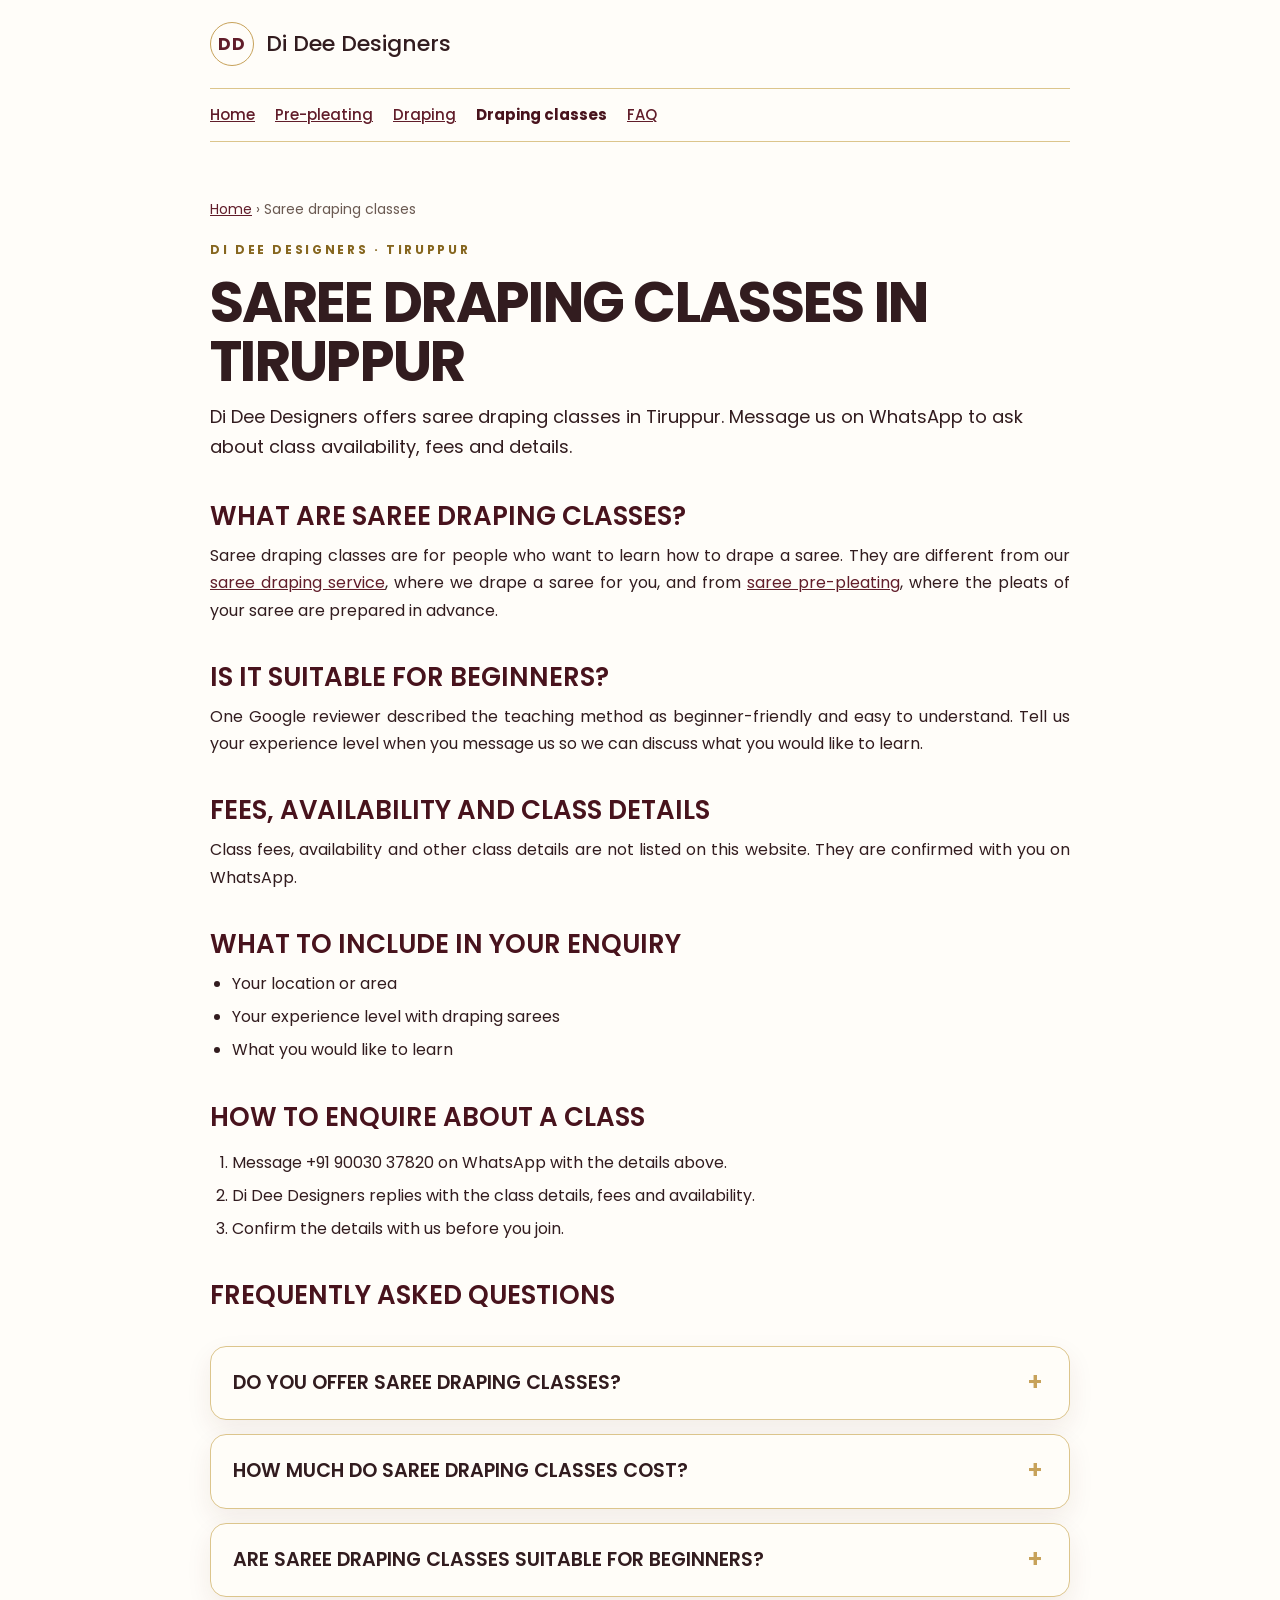
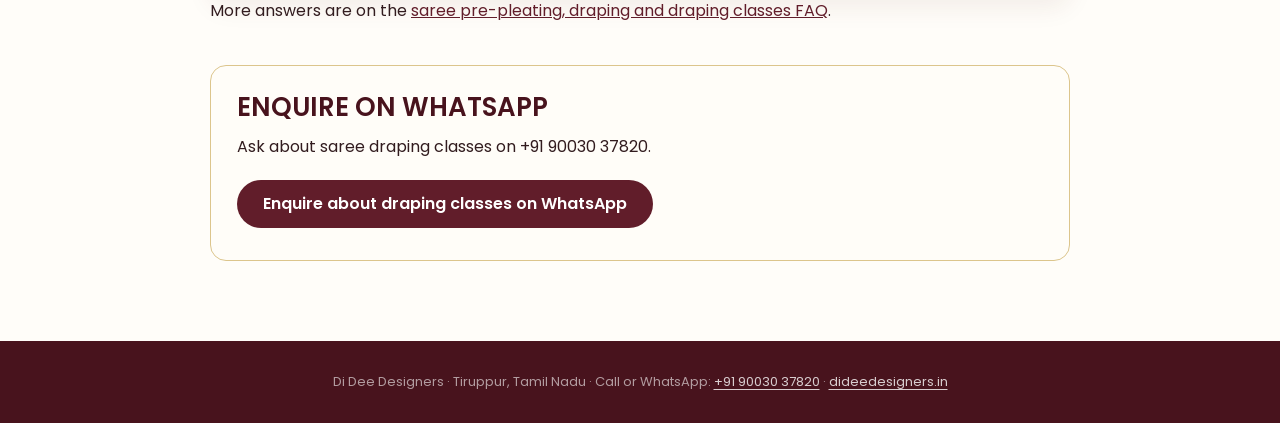
<file: saree-draping-classes/index.html>
<!DOCTYPE html>
<html lang="en-IN">
<head>
<meta charset="UTF-8" />
<meta name="viewport" content="width=device-width, initial-scale=1.0, viewport-fit=cover" />
<meta name="theme-color" content="#48131d" />
<title>Saree Draping Classes in Tiruppur | Di Dee Designers</title>
<meta name="description" content="Learn saree draping with Di Dee Designers in Tiruppur. Message us on WhatsApp to ask about class availability, fees and details." />
<meta name="robots" content="index,follow,max-image-preview:large,max-snippet:-1,max-video-preview:-1" />
<link rel="canonical" href="https://dideedesigners.in/saree-draping-classes/" />
<meta property="og:type" content="website" />
<meta property="og:site_name" content="Di Dee Designers" />
<meta property="og:locale" content="en_IN" />
<meta property="og:url" content="https://dideedesigners.in/saree-draping-classes/" />
<meta property="og:title" content="Saree Draping Classes in Tiruppur | Di Dee Designers" />
<meta property="og:description" content="Learn saree draping with Di Dee Designers in Tiruppur. Message us on WhatsApp to ask about class availability, fees and details." />
<meta property="og:image" content="https://dideedesigners.in/16-hero-new.webp" />
<meta property="og:image:alt" content="Woman wearing a cream saree with a maroon border" />
<meta name="twitter:card" content="summary_large_image" />
<meta name="twitter:title" content="Saree Draping Classes in Tiruppur | Di Dee Designers" />
<meta name="twitter:description" content="Learn saree draping with Di Dee Designers in Tiruppur. Message us on WhatsApp to ask about class availability, fees and details." />
<meta name="twitter:image" content="https://dideedesigners.in/16-hero-new.webp" />
<meta name="twitter:image:alt" content="Woman wearing a cream saree with a maroon border" />
<script type="application/ld+json">
{
  "@context": "https://schema.org",
  "@graph": [
    {
      "@type": "Organization",
      "@id": "https://dideedesigners.in/#organization",
      "name": "Di Dee Designers",
      "url": "https://dideedesigners.in/"
    },
    {
      "@type": "WebSite",
      "@id": "https://dideedesigners.in/#website",
      "url": "https://dideedesigners.in/",
      "name": "Di Dee Designers",
      "inLanguage": "en-IN",
      "publisher": {
        "@id": "https://dideedesigners.in/#organization"
      }
    },
    {
      "@type": "WebPage",
      "@id": "https://dideedesigners.in/saree-draping-classes/#webpage",
      "url": "https://dideedesigners.in/saree-draping-classes/",
      "name": "Saree Draping Classes in Tiruppur | Di Dee Designers",
      "description": "Learn saree draping with Di Dee Designers in Tiruppur. Message us on WhatsApp to ask about class availability, fees and details.",
      "isPartOf": {
        "@id": "https://dideedesigners.in/#website"
      },
      "about": {
        "@id": "https://dideedesigners.in/#organization"
      },
      "inLanguage": "en-IN",
      "datePublished": "2026-11-15",
      "dateModified": "2026-11-15",
      "breadcrumb": {
        "@id": "https://dideedesigners.in/saree-draping-classes/#breadcrumb"
      },
      "mainEntity": {
        "@id": "https://dideedesigners.in/saree-draping-classes/#service"
      }
    },
    {
      "@type": "BreadcrumbList",
      "@id": "https://dideedesigners.in/saree-draping-classes/#breadcrumb",
      "itemListElement": [
        {
          "@type": "ListItem",
          "position": 1,
          "name": "Home",
          "item": "https://dideedesigners.in/"
        },
        {
          "@type": "ListItem",
          "position": 2,
          "name": "Saree draping classes",
          "item": "https://dideedesigners.in/saree-draping-classes/"
        }
      ]
    },
    {
      "@type": "Service",
      "@id": "https://dideedesigners.in/saree-draping-classes/#service",
      "name": "Saree draping classes in Tiruppur",
      "serviceType": "Saree draping classes",
      "url": "https://dideedesigners.in/saree-draping-classes/",
      "provider": {
        "@id": "https://dideedesigners.in/#organization"
      },
      "description": "Saree draping classes offered by Di Dee Designers in Tiruppur, Tamil Nadu. Fees, availability and class details are confirmed on WhatsApp."
    }
  ]
}
</script>
<link rel="preload" href="/41-poppins-400.woff2" as="font" type="font/woff2" crossorigin>
<link rel="preload" href="/44-poppins-600.woff2" as="font" type="font/woff2" crossorigin>
<link rel="preload" href="/45-poppins-700.woff2" as="font" type="font/woff2" crossorigin>
<style>
html,body,#root{margin:0;min-height:100%;} .didee{width:100%;min-width:0;} .didee-site{width:100%;}
@font-face{font-family:Poppins;src:url('/42-poppins-400i.woff2') format('woff2');font-weight:400;font-style:italic;font-display:swap}

@font-face{font-family:Poppins;src:url('/45-poppins-700.woff2') format('woff2');font-weight:700;font-style:normal;font-display:swap}
@font-face{font-family:Poppins;src:url('/48-poppins-800.woff2') format('woff2');font-weight:800;font-style:normal;font-display:swap}
@font-face{font-family:Poppins;src:url('/46-poppins-500i.woff2') format('woff2');font-weight:500;font-style:italic;font-display:swap}
@font-face{font-family:Poppins;src:url('/43-poppins-500.woff2') format('woff2');font-weight:500;font-style:normal;font-display:swap}
@font-face{font-family:Poppins;src:url('/41-poppins-400.woff2') format('woff2');font-weight:400;font-style:normal;font-display:swap}
@font-face{font-family:Poppins;src:url('/44-poppins-600.woff2') format('woff2');font-weight:600;font-style:normal;font-display:swap}
@font-face{font-family:'Anton';src:url('/28-anton.woff2') format('woff2');font-weight:400;font-style:normal;font-display:swap}

#services,#prices,#about,#process{scroll-margin-top:96px}



:root{--wine:#611d2a;--wine-deep:#48131d;--gold:#c7a25a;--gold-light:#e4c984;--paper:#fffdf9;--ink:#321c1f;--muted:#6b5a52;--serif:"Poppins","Segoe UI",Arial,sans-serif;--sans:"Poppins","Segoe UI",Arial,sans-serif}
*{box-sizing:border-box}
html{scroll-behavior:smooth}
body{background:var(--paper);color:var(--ink);font-family:var(--sans);margin:0;font-size:16px;line-height:1.7}
.wrap{width:min(100% - 48px,860px);margin:0 auto}
.site-head{display:flex;align-items:center;justify-content:space-between;gap:16px;padding:22px 0;border-bottom:1px solid #dcc58c}
.brand{display:flex;align-items:center;gap:12px;text-decoration:none;color:var(--ink)}
.brand-mark{display:inline-flex;align-items:center;justify-content:center;width:44px;height:44px;border:1.5px solid var(--gold);border-radius:50%;font-family:'Poppins',sans-serif;font-weight:700;font-size:17px;letter-spacing:.06em;color:var(--wine)}
.brand strong{font-family:var(--serif);font-size:22px;font-weight:500}
.back-link{color:var(--wine);text-decoration:underline;text-underline-offset:3px;text-decoration-color:#c7a25a80;min-height:44px;display:inline-flex;align-items:center}
main{padding:56px 0 80px}
h1{font-family:var(--serif);font-weight:700;letter-spacing:-.03em;font-size:clamp(38px,6vw,56px);line-height:1.05;margin:0 0 10px}
.updated{color:var(--muted);font-size:14px;margin:0 0 34px}
h2{font-family:var(--serif);font-weight:600;font-size:26px;margin:38px 0 10px;color:var(--wine-deep)}
p{margin:0 0 14px;max-width:72ch}
a{color:var(--wine)}
ul{margin:0 0 14px;padding-left:22px}
li{margin-bottom:6px}
.site-foot{background:var(--wine-deep);color:#ffffff94;text-align:center;padding:30px 24px;font-size:13px}
.site-foot a{color:#ffffffc9;text-decoration:underline;text-underline-offset:3px}
.eyebrow{font-family:'Poppins',sans-serif;font-weight:700;text-transform:uppercase;letter-spacing:.22em;font-size:12px;color:var(--gold);margin:0 0 14px}
/* justified reading text (user-requested) */main p:not(.eyebrow):not(.updated){text-align:justify;text-justify:inter-word;hyphens:auto;-webkit-hyphens:auto}h1,h2{text-transform:uppercase}.eyebrow{color:#86661f}/* faq section */
.faq{padding:90px 0 30px}
.faq .section-heading{margin-bottom:40px}
.faq-list{max-width:860px;margin:0 auto;display:flex;flex-direction:column;gap:14px}
.faq-item{background:#fffdf8;border:1px solid #dcc58c;border-radius:16px;padding:4px 22px;box-shadow:0 10px 26px rgba(90,40,30,.08)}
.faq-item summary{cursor:pointer;list-style:none;font-family:var(--serif);font-size:clamp(19px,2vw,23px);font-weight:500;color:var(--ink);padding:16px 34px 16px 0;position:relative}
.faq-item summary::-webkit-details-marker{display:none}
.faq-item summary::after{content:"+";position:absolute;right:4px;top:50%;transform:translateY(-50%);font-family:var(--sans);font-size:24px;color:var(--gold);transition:transform .3s}
.faq-item[open] summary::after{transform:translateY(-50%) rotate(45deg)}
.faq-item summary:focus-visible{outline:2px solid var(--gold);outline-offset:4px;border-radius:6px}
.faq-item p{margin:0 0 18px;color:var(--muted,#6b5a52);font-size:16px;line-height:1.7}
.faq h2,.faq summary{text-transform:uppercase}.faq-item summary{font-family:var(--sans);font-weight:600;font-size:clamp(16px,1.5vw,20px)}
.footer-links{display:flex;gap:20px;flex-wrap:wrap;margin-top:18px;align-items:center}.footer-links a{font-size:14px;min-height:44px;display:inline-flex;align-items:center;color:inherit;text-decoration:underline;text-underline-offset:3px}
main{max-width:860px}.faq-list{margin-top:34px}.faq-item p{font-size:16px}.faq-item summary{text-transform:uppercase}
.brand strong{white-space:nowrap}.back-link{white-space:nowrap}h2{line-height:1.2}@media(max-width:420px){.brand strong{font-size:18px}.back-link{font-size:14px}.brand{gap:10px}.brand-mark{width:40px;height:40px;font-size:15px}}

main p{max-width:none}


h1{font-size:clamp(30px,6vw,56px);overflow-wrap:break-word}
.page-nav{display:flex;flex-wrap:wrap;gap:0 20px;padding:4px 0;border-bottom:1px solid #dcc58c}
.page-nav a{min-height:44px;display:inline-flex;align-items:center;font-size:15px;font-weight:500}
.page-nav a[aria-current="page"]{font-weight:700;text-decoration:none;color:var(--wine-deep)}
.crumbs{font-size:14px;color:var(--muted);margin:0 0 18px}
.lede,main p.lede:not(.eyebrow):not(.updated){font-size:18px;text-align:left;hyphens:manual}
.tiers{display:grid;grid-template-columns:repeat(3,minmax(0,1fr));gap:18px;margin:22px 0 10px}
.tier{background:#fffdf8;border:1px solid #dcc58c;border-radius:16px;overflow:hidden;box-shadow:0 10px 26px rgba(90,40,30,.08)}
.tier img{display:block;width:100%;height:auto;aspect-ratio:4/5;object-fit:cover}
.tier div{padding:14px 18px 18px}
.tier h3{margin:0 0 4px;font-size:18px;font-weight:600;line-height:1.3;color:var(--wine-deep)}
.tier .price{margin:0 0 6px;font-weight:700;font-size:24px;color:var(--wine)}
.tier p:last-child{margin:0;font-size:15px;color:var(--muted)}
.btn{display:inline-flex;align-items:center;min-height:48px;padding:0 26px;border-radius:999px;background:var(--wine);color:#fff;text-decoration:none;font-weight:600;margin:6px 0}
.btn:hover{background:var(--wine-deep)}
.cta-box{margin:40px 0 0;padding:26px;border:1px solid #dcc58c;border-radius:16px;background:#fffdf8}
.cta-box h2{margin-top:0}
.steps{padding-left:22px}
@media(max-width:760px){.tiers{grid-template-columns:1fr}}
</style>
<link rel="icon" href="/favicon.svg" sizes="any" type="image/svg+xml" />
<link rel="apple-touch-icon" href="[data-uri]">
</head>
<body>
<div class="didee">
<header class="site-head wrap"><a class="brand" href="/"><span class="brand-mark" aria-hidden="true">DD</span><strong>Di Dee Designers</strong></a></header>
<nav class="page-nav wrap" aria-label="Main navigation"><a href="/">Home</a><a href="/saree-pre-pleating/">Pre-pleating</a><a href="/saree-draping/">Draping</a><a href="/saree-draping-classes/" aria-current="page">Draping classes</a><a href="/faq">FAQ</a></nav>
<main class="wrap"><nav class="crumbs" aria-label="Breadcrumb"><a href="/">Home</a> › Saree draping classes</nav>
<p class="eyebrow">Di Dee Designers · Tiruppur</p>
<h1>Saree Draping Classes in Tiruppur</h1>
<p class="lede">Di Dee Designers offers saree draping classes in Tiruppur. Message us on WhatsApp to ask about class availability, fees and details.</p>
<h2>What are saree draping classes?</h2>
<p>Saree draping classes are for people who want to learn how to drape a saree. They are different from our <a href="/saree-draping/">saree draping service</a>, where we drape a saree for you, and from <a href="/saree-pre-pleating/">saree pre-pleating</a>, where the pleats of your saree are prepared in advance.</p>
<h2>Is it suitable for beginners?</h2>
<p>One Google reviewer described the teaching method as beginner-friendly and easy to understand. Tell us your experience level when you message us so we can discuss what you would like to learn.</p>
<h2>Fees, availability and class details</h2>
<p>Class fees, availability and other class details are not listed on this website. They are confirmed with you on WhatsApp.</p>
<h2>What to include in your enquiry</h2>
<ul><li>Your location or area</li><li>Your experience level with draping sarees</li><li>What you would like to learn</li></ul>
<h2>How to enquire about a class</h2>
<ol class="steps"><li>Message +91 90030 37820 on WhatsApp with the details above.</li>
<li>Di Dee Designers replies with the class details, fees and availability.</li>
<li>Confirm the details with us before you join.</li></ol>
<h2>Frequently asked questions</h2>
<div class="faq-list"><details class="faq-item"><summary>Do you offer saree draping classes?</summary><p>Yes. Di Dee Designers offers saree draping classes in Tiruppur. Message us on WhatsApp to ask about class availability and details.</p></details><details class="faq-item"><summary>How much do saree draping classes cost?</summary><p>Class fees are not listed on this website. Message Di Dee Designers on WhatsApp to ask about fees, availability and class details.</p></details><details class="faq-item"><summary>Are saree draping classes suitable for beginners?</summary><p>One Google reviewer described our teaching method as beginner-friendly and easy to understand. Message us on WhatsApp to discuss your experience level and what you would like to learn.</p></details></div>
<p>More answers are on the <a href="/faq">saree pre-pleating, draping and draping classes FAQ</a>.</p>
<section class="cta-box"><h2>Enquire on WhatsApp</h2><p>Ask about saree draping classes on +91 90030 37820.</p><a class="btn" href="https://api.whatsapp.com/send/?phone=919003037820&amp;text=Hi%20Di%20Dee%20Designers%2C%20I%27d%20like%20to%20enquire%20about%20saree%20draping%20classes.%0ALocation%20%2F%20area%3A%20%0AExperience%20level%3A%20%0AWhat%20I%20would%20like%20to%20learn%3A%20" target="_blank" rel="noopener noreferrer">Enquire about draping classes on WhatsApp</a></section></main>
<footer class="site-foot">Di Dee Designers · Tiruppur, Tamil Nadu · Call or WhatsApp: <a href="tel:+919003037820">+91 90030 37820</a> · <a href="/">dideedesigners.in</a></footer>
</div>
</body>
</html>
</file>
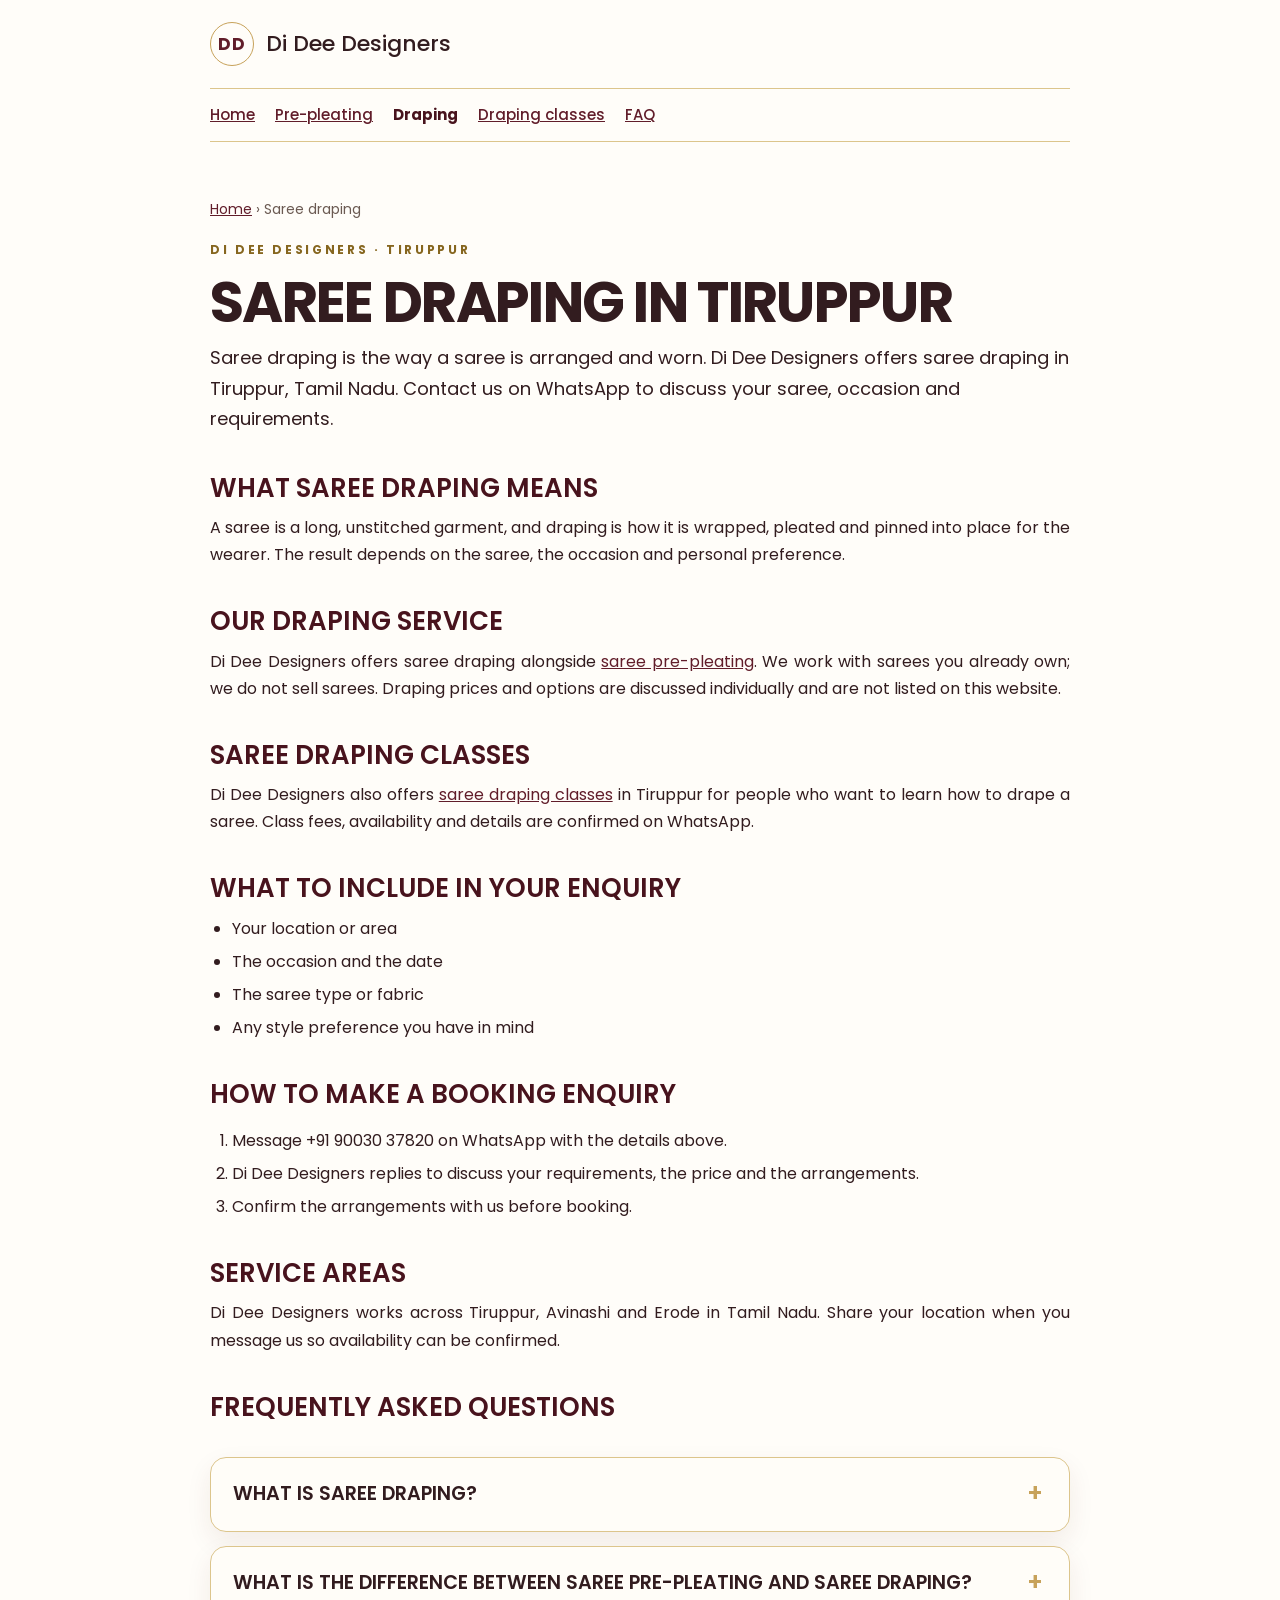
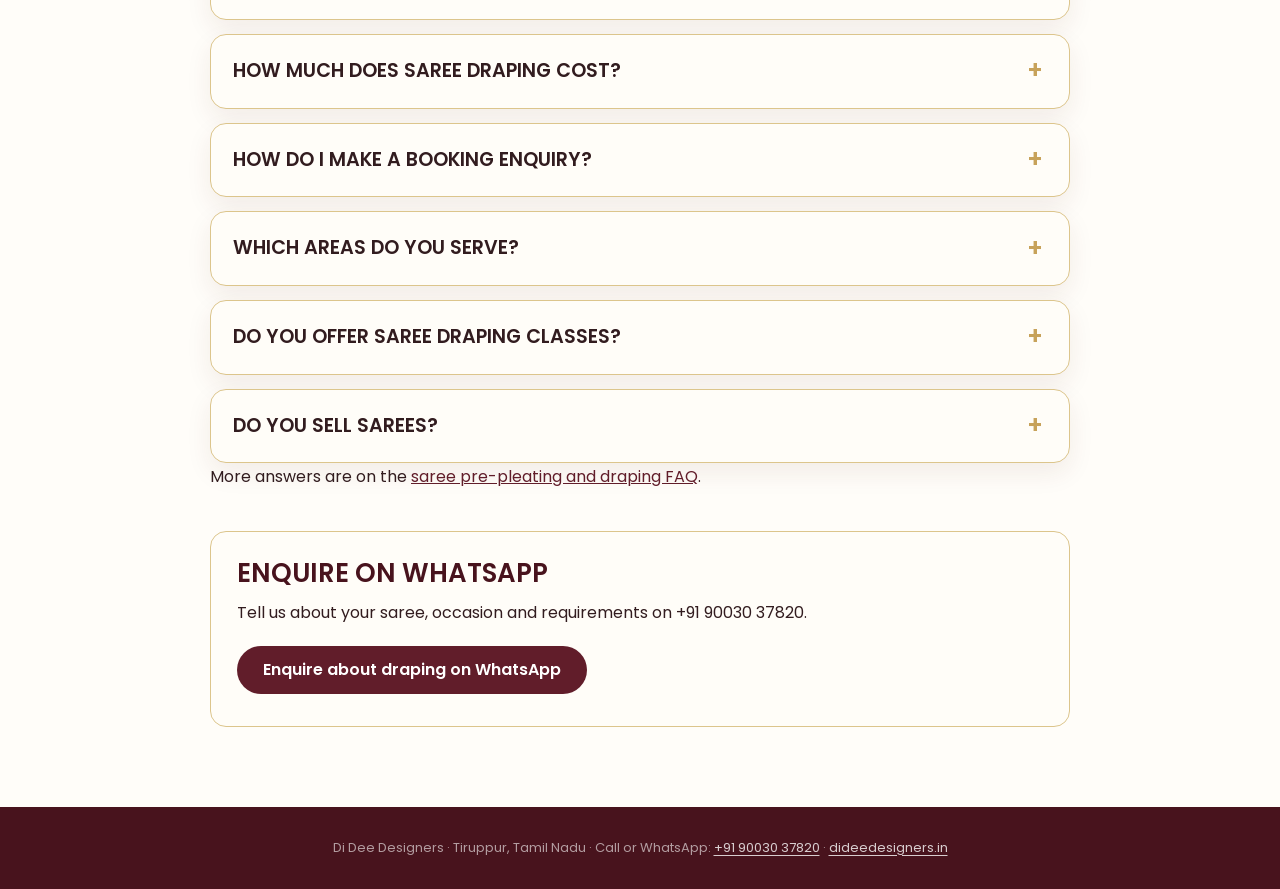
<file: saree-draping/index.html>
<!DOCTYPE html>
<html lang="en-IN">
<head>
<meta charset="UTF-8" />
<meta name="viewport" content="width=device-width, initial-scale=1.0, viewport-fit=cover" />
<meta name="theme-color" content="#48131d" />
<title>Saree Draping in Tiruppur | Di Dee Designers</title>
<meta name="description" content="Looking for saree draping in Tiruppur? Discover Di Dee Designers&#x27; saree draping service and contact us on WhatsApp to discuss your saree, occasion and requirements." />
<meta name="robots" content="index,follow,max-image-preview:large,max-snippet:-1,max-video-preview:-1" />
<link rel="canonical" href="https://dideedesigners.in/saree-draping/" />
<meta property="og:type" content="website" />
<meta property="og:site_name" content="Di Dee Designers" />
<meta property="og:locale" content="en_IN" />
<meta property="og:url" content="https://dideedesigners.in/saree-draping/" />
<meta property="og:title" content="Saree Draping in Tiruppur | Di Dee Designers" />
<meta property="og:description" content="Looking for saree draping in Tiruppur? Discover Di Dee Designers&#x27; saree draping service and contact us on WhatsApp to discuss your saree, occasion and requirements." />
<meta property="og:image" content="https://dideedesigners.in/16-hero-new.webp" />
<meta property="og:image:alt" content="Woman wearing a cream saree with a maroon border" />
<meta name="twitter:card" content="summary_large_image" />
<meta name="twitter:title" content="Saree Draping in Tiruppur | Di Dee Designers" />
<meta name="twitter:description" content="Looking for saree draping in Tiruppur? Discover Di Dee Designers&#x27; saree draping service and contact us on WhatsApp to discuss your saree, occasion and requirements." />
<meta name="twitter:image" content="https://dideedesigners.in/16-hero-new.webp" />
<meta name="twitter:image:alt" content="Woman wearing a cream saree with a maroon border" />
<script type="application/ld+json">
{
  "@context": "https://schema.org",
  "@graph": [
    {
      "@type": "Organization",
      "@id": "https://dideedesigners.in/#organization",
      "name": "Di Dee Designers",
      "url": "https://dideedesigners.in/"
    },
    {
      "@type": "WebSite",
      "@id": "https://dideedesigners.in/#website",
      "url": "https://dideedesigners.in/",
      "name": "Di Dee Designers",
      "inLanguage": "en-IN",
      "publisher": {
        "@id": "https://dideedesigners.in/#organization"
      }
    },
    {
      "@type": "WebPage",
      "@id": "https://dideedesigners.in/saree-draping/#webpage",
      "url": "https://dideedesigners.in/saree-draping/",
      "name": "Saree Draping in Tiruppur | Di Dee Designers",
      "description": "Looking for saree draping in Tiruppur? Discover Di Dee Designers' saree draping service and contact us on WhatsApp to discuss your saree, occasion and requirements.",
      "isPartOf": {
        "@id": "https://dideedesigners.in/#website"
      },
      "about": {
        "@id": "https://dideedesigners.in/#organization"
      },
      "inLanguage": "en-IN",
      "datePublished": "2026-11-14",
      "dateModified": "2026-11-15",
      "breadcrumb": {
        "@id": "https://dideedesigners.in/saree-draping/#breadcrumb"
      },
      "mainEntity": {
        "@id": "https://dideedesigners.in/saree-draping/#service"
      }
    },
    {
      "@type": "BreadcrumbList",
      "@id": "https://dideedesigners.in/saree-draping/#breadcrumb",
      "itemListElement": [
        {
          "@type": "ListItem",
          "position": 1,
          "name": "Home",
          "item": "https://dideedesigners.in/"
        },
        {
          "@type": "ListItem",
          "position": 2,
          "name": "Saree draping",
          "item": "https://dideedesigners.in/saree-draping/"
        }
      ]
    },
    {
      "@type": "Service",
      "@id": "https://dideedesigners.in/saree-draping/#service",
      "name": "Saree draping in Tiruppur",
      "serviceType": "Saree draping",
      "url": "https://dideedesigners.in/saree-draping/",
      "provider": {
        "@id": "https://dideedesigners.in/#organization"
      },
      "areaServed": [
        {
          "@type": "City",
          "name": "Tiruppur"
        },
        {
          "@type": "City",
          "name": "Avinashi"
        },
        {
          "@type": "City",
          "name": "Erode"
        }
      ],
      "description": "Saree draping offered by Di Dee Designers in Tiruppur, Tamil Nadu. Price and details are discussed on WhatsApp."
    }
  ]
}
</script>
<link rel="preload" href="/41-poppins-400.woff2" as="font" type="font/woff2" crossorigin>
<link rel="preload" href="/44-poppins-600.woff2" as="font" type="font/woff2" crossorigin>
<link rel="preload" href="/45-poppins-700.woff2" as="font" type="font/woff2" crossorigin>
<style>
html,body,#root{margin:0;min-height:100%;} .didee{width:100%;min-width:0;} .didee-site{width:100%;}
@font-face{font-family:Poppins;src:url('/42-poppins-400i.woff2') format('woff2');font-weight:400;font-style:italic;font-display:swap}

@font-face{font-family:Poppins;src:url('/45-poppins-700.woff2') format('woff2');font-weight:700;font-style:normal;font-display:swap}
@font-face{font-family:Poppins;src:url('/48-poppins-800.woff2') format('woff2');font-weight:800;font-style:normal;font-display:swap}
@font-face{font-family:Poppins;src:url('/46-poppins-500i.woff2') format('woff2');font-weight:500;font-style:italic;font-display:swap}
@font-face{font-family:Poppins;src:url('/43-poppins-500.woff2') format('woff2');font-weight:500;font-style:normal;font-display:swap}
@font-face{font-family:Poppins;src:url('/41-poppins-400.woff2') format('woff2');font-weight:400;font-style:normal;font-display:swap}
@font-face{font-family:Poppins;src:url('/44-poppins-600.woff2') format('woff2');font-weight:600;font-style:normal;font-display:swap}
@font-face{font-family:'Anton';src:url('/28-anton.woff2') format('woff2');font-weight:400;font-style:normal;font-display:swap}

#services,#prices,#about,#process{scroll-margin-top:96px}



:root{--wine:#611d2a;--wine-deep:#48131d;--gold:#c7a25a;--gold-light:#e4c984;--paper:#fffdf9;--ink:#321c1f;--muted:#6b5a52;--serif:"Poppins","Segoe UI",Arial,sans-serif;--sans:"Poppins","Segoe UI",Arial,sans-serif}
*{box-sizing:border-box}
html{scroll-behavior:smooth}
body{background:var(--paper);color:var(--ink);font-family:var(--sans);margin:0;font-size:16px;line-height:1.7}
.wrap{width:min(100% - 48px,860px);margin:0 auto}
.site-head{display:flex;align-items:center;justify-content:space-between;gap:16px;padding:22px 0;border-bottom:1px solid #dcc58c}
.brand{display:flex;align-items:center;gap:12px;text-decoration:none;color:var(--ink)}
.brand-mark{display:inline-flex;align-items:center;justify-content:center;width:44px;height:44px;border:1.5px solid var(--gold);border-radius:50%;font-family:'Poppins',sans-serif;font-weight:700;font-size:17px;letter-spacing:.06em;color:var(--wine)}
.brand strong{font-family:var(--serif);font-size:22px;font-weight:500}
.back-link{color:var(--wine);text-decoration:underline;text-underline-offset:3px;text-decoration-color:#c7a25a80;min-height:44px;display:inline-flex;align-items:center}
main{padding:56px 0 80px}
h1{font-family:var(--serif);font-weight:700;letter-spacing:-.03em;font-size:clamp(38px,6vw,56px);line-height:1.05;margin:0 0 10px}
.updated{color:var(--muted);font-size:14px;margin:0 0 34px}
h2{font-family:var(--serif);font-weight:600;font-size:26px;margin:38px 0 10px;color:var(--wine-deep)}
p{margin:0 0 14px;max-width:72ch}
a{color:var(--wine)}
ul{margin:0 0 14px;padding-left:22px}
li{margin-bottom:6px}
.site-foot{background:var(--wine-deep);color:#ffffff94;text-align:center;padding:30px 24px;font-size:13px}
.site-foot a{color:#ffffffc9;text-decoration:underline;text-underline-offset:3px}
.eyebrow{font-family:'Poppins',sans-serif;font-weight:700;text-transform:uppercase;letter-spacing:.22em;font-size:12px;color:var(--gold);margin:0 0 14px}
/* justified reading text (user-requested) */main p:not(.eyebrow):not(.updated){text-align:justify;text-justify:inter-word;hyphens:auto;-webkit-hyphens:auto}h1,h2{text-transform:uppercase}.eyebrow{color:#86661f}/* faq section */
.faq{padding:90px 0 30px}
.faq .section-heading{margin-bottom:40px}
.faq-list{max-width:860px;margin:0 auto;display:flex;flex-direction:column;gap:14px}
.faq-item{background:#fffdf8;border:1px solid #dcc58c;border-radius:16px;padding:4px 22px;box-shadow:0 10px 26px rgba(90,40,30,.08)}
.faq-item summary{cursor:pointer;list-style:none;font-family:var(--serif);font-size:clamp(19px,2vw,23px);font-weight:500;color:var(--ink);padding:16px 34px 16px 0;position:relative}
.faq-item summary::-webkit-details-marker{display:none}
.faq-item summary::after{content:"+";position:absolute;right:4px;top:50%;transform:translateY(-50%);font-family:var(--sans);font-size:24px;color:var(--gold);transition:transform .3s}
.faq-item[open] summary::after{transform:translateY(-50%) rotate(45deg)}
.faq-item summary:focus-visible{outline:2px solid var(--gold);outline-offset:4px;border-radius:6px}
.faq-item p{margin:0 0 18px;color:var(--muted,#6b5a52);font-size:16px;line-height:1.7}
.faq h2,.faq summary{text-transform:uppercase}.faq-item summary{font-family:var(--sans);font-weight:600;font-size:clamp(16px,1.5vw,20px)}
.footer-links{display:flex;gap:20px;flex-wrap:wrap;margin-top:18px;align-items:center}.footer-links a{font-size:14px;min-height:44px;display:inline-flex;align-items:center;color:inherit;text-decoration:underline;text-underline-offset:3px}
main{max-width:860px}.faq-list{margin-top:34px}.faq-item p{font-size:16px}.faq-item summary{text-transform:uppercase}
.brand strong{white-space:nowrap}.back-link{white-space:nowrap}h2{line-height:1.2}@media(max-width:420px){.brand strong{font-size:18px}.back-link{font-size:14px}.brand{gap:10px}.brand-mark{width:40px;height:40px;font-size:15px}}

main p{max-width:none}


h1{font-size:clamp(30px,6vw,56px);overflow-wrap:break-word}
.page-nav{display:flex;flex-wrap:wrap;gap:0 20px;padding:4px 0;border-bottom:1px solid #dcc58c}
.page-nav a{min-height:44px;display:inline-flex;align-items:center;font-size:15px;font-weight:500}
.page-nav a[aria-current="page"]{font-weight:700;text-decoration:none;color:var(--wine-deep)}
.crumbs{font-size:14px;color:var(--muted);margin:0 0 18px}
.lede,main p.lede:not(.eyebrow):not(.updated){font-size:18px;text-align:left;hyphens:manual}
.tiers{display:grid;grid-template-columns:repeat(3,minmax(0,1fr));gap:18px;margin:22px 0 10px}
.tier{background:#fffdf8;border:1px solid #dcc58c;border-radius:16px;overflow:hidden;box-shadow:0 10px 26px rgba(90,40,30,.08)}
.tier img{display:block;width:100%;height:auto;aspect-ratio:4/5;object-fit:cover}
.tier div{padding:14px 18px 18px}
.tier h3{margin:0 0 4px;font-size:18px;font-weight:600;line-height:1.3;color:var(--wine-deep)}
.tier .price{margin:0 0 6px;font-weight:700;font-size:24px;color:var(--wine)}
.tier p:last-child{margin:0;font-size:15px;color:var(--muted)}
.btn{display:inline-flex;align-items:center;min-height:48px;padding:0 26px;border-radius:999px;background:var(--wine);color:#fff;text-decoration:none;font-weight:600;margin:6px 0}
.btn:hover{background:var(--wine-deep)}
.cta-box{margin:40px 0 0;padding:26px;border:1px solid #dcc58c;border-radius:16px;background:#fffdf8}
.cta-box h2{margin-top:0}
.steps{padding-left:22px}
@media(max-width:760px){.tiers{grid-template-columns:1fr}}
</style>
<link rel="icon" href="/favicon.svg" sizes="any" type="image/svg+xml" />
<link rel="apple-touch-icon" href="[data-uri]">
</head>
<body>
<div class="didee">
<header class="site-head wrap"><a class="brand" href="/"><span class="brand-mark" aria-hidden="true">DD</span><strong>Di Dee Designers</strong></a></header>
<nav class="page-nav wrap" aria-label="Main navigation"><a href="/">Home</a><a href="/saree-pre-pleating/">Pre-pleating</a><a href="/saree-draping/" aria-current="page">Draping</a><a href="/saree-draping-classes/">Draping classes</a><a href="/faq">FAQ</a></nav>
<main class="wrap"><nav class="crumbs" aria-label="Breadcrumb"><a href="/">Home</a> › Saree draping</nav>
<p class="eyebrow">Di Dee Designers · Tiruppur</p>
<h1>Saree Draping in Tiruppur</h1>
<p class="lede">Saree draping is the way a saree is arranged and worn. Di Dee Designers offers saree draping in Tiruppur, Tamil Nadu. Contact us on WhatsApp to discuss your saree, occasion and requirements.</p>
<h2>What saree draping means</h2>
<p>A saree is a long, unstitched garment, and draping is how it is wrapped, pleated and pinned into place for the wearer. The result depends on the saree, the occasion and personal preference.</p>
<h2>Our draping service</h2>
<p>Di Dee Designers offers saree draping alongside <a href="/saree-pre-pleating/">saree pre-pleating</a>. We work with sarees you already own; we do not sell sarees. Draping prices and options are discussed individually and are not listed on this website.</p>
<h2>Saree draping classes</h2>
<p>Di Dee Designers also offers <a href="/saree-draping-classes/">saree draping classes</a> in Tiruppur for people who want to learn how to drape a saree. Class fees, availability and details are confirmed on WhatsApp.</p>
<h2>What to include in your enquiry</h2>
<ul><li>Your location or area</li><li>The occasion and the date</li><li>The saree type or fabric</li><li>Any style preference you have in mind</li></ul>
<h2>How to make a booking enquiry</h2>
<ol class="steps"><li>Message +91 90030 37820 on WhatsApp with the details above.</li>
<li>Di Dee Designers replies to discuss your requirements, the price and the arrangements.</li>
<li>Confirm the arrangements with us before booking.</li></ol>
<h2>Service areas</h2>
<p>Di Dee Designers works across Tiruppur, Avinashi and Erode in Tamil Nadu. Share your location when you message us so availability can be confirmed.</p>
<h2>Frequently asked questions</h2>
<div class="faq-list"><details class="faq-item"><summary>What is saree draping?</summary><p>Saree draping is the way a saree is arranged and worn. Di Dee Designers offers a saree draping service in Tiruppur; message us on WhatsApp to discuss your saree, occasion and requirements.</p></details><details class="faq-item"><summary>What is the difference between saree pre-pleating and saree draping?</summary><p>Pre-pleating prepares the pleats of your saree ahead of time, while draping is arranging the saree when it is worn. Di Dee Designers offers both services; details for each are confirmed on WhatsApp.</p></details><details class="faq-item"><summary>How much does saree draping cost?</summary><p>A draping price is not listed on this website. Message Di Dee Designers on WhatsApp to discuss your saree and requirements and to ask about the price.</p></details><details class="faq-item"><summary>How do I make a booking enquiry?</summary><p>Message us on WhatsApp at +91 90030 37820 with your location, occasion date, saree type and the service you need. We confirm the price and arrangements before you book.</p></details><details class="faq-item"><summary>Which areas do you serve?</summary><p>We work across Tiruppur, Avinashi and Erode in Tamil Nadu. Share your location when you message us so we can confirm availability.</p></details><details class="faq-item"><summary>Do you offer saree draping classes?</summary><p>Yes. Di Dee Designers offers saree draping classes in Tiruppur. Message us on WhatsApp to ask about class availability and details.</p></details><details class="faq-item"><summary>Do you sell sarees?</summary><p>No. We prepare the sarees you already own. Whether it is a workday, a wedding or a family function, we pleat and box-fold your own sarees; we do not sell them.</p></details></div>
<p>More answers are on the <a href="/faq">saree pre-pleating and draping FAQ</a>.</p>
<section class="cta-box"><h2>Enquire on WhatsApp</h2><p>Tell us about your saree, occasion and requirements on +91 90030 37820.</p><a class="btn" href="https://api.whatsapp.com/send/?phone=919003037820&amp;text=Hi%20Di%20Dee%20Designers%2C%20I%27d%20like%20to%20enquire%20about%20saree%20draping.%0ALocation%20%2F%20area%3A%20%0AOccasion%20and%20date%3A%20%0ASaree%20type%20%2F%20fabric%3A%20%0AAny%20style%20preference%3A%20" target="_blank" rel="noopener noreferrer">Enquire about draping on WhatsApp</a></section></main>
<footer class="site-foot">Di Dee Designers · Tiruppur, Tamil Nadu · Call or WhatsApp: <a href="tel:+919003037820">+91 90030 37820</a> · <a href="/">dideedesigners.in</a></footer>
</div>
</body>
</html>
</file>
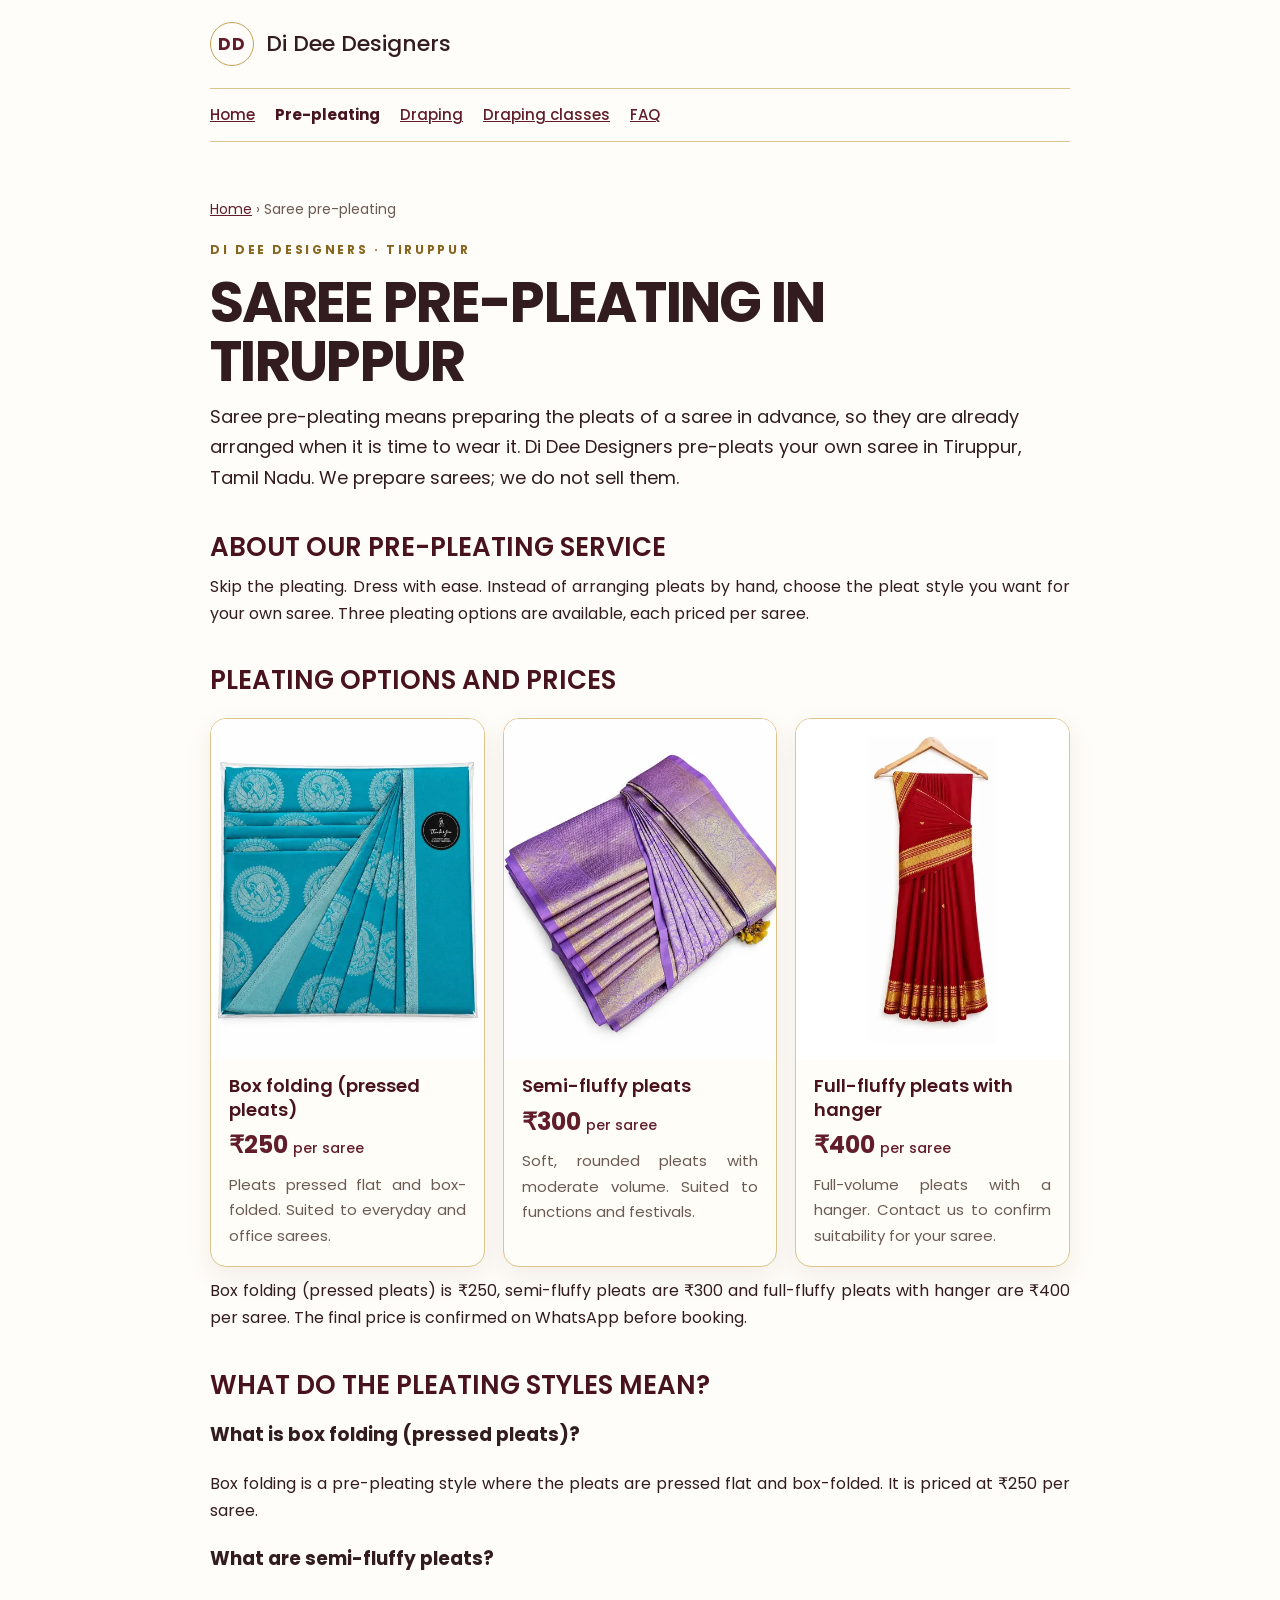
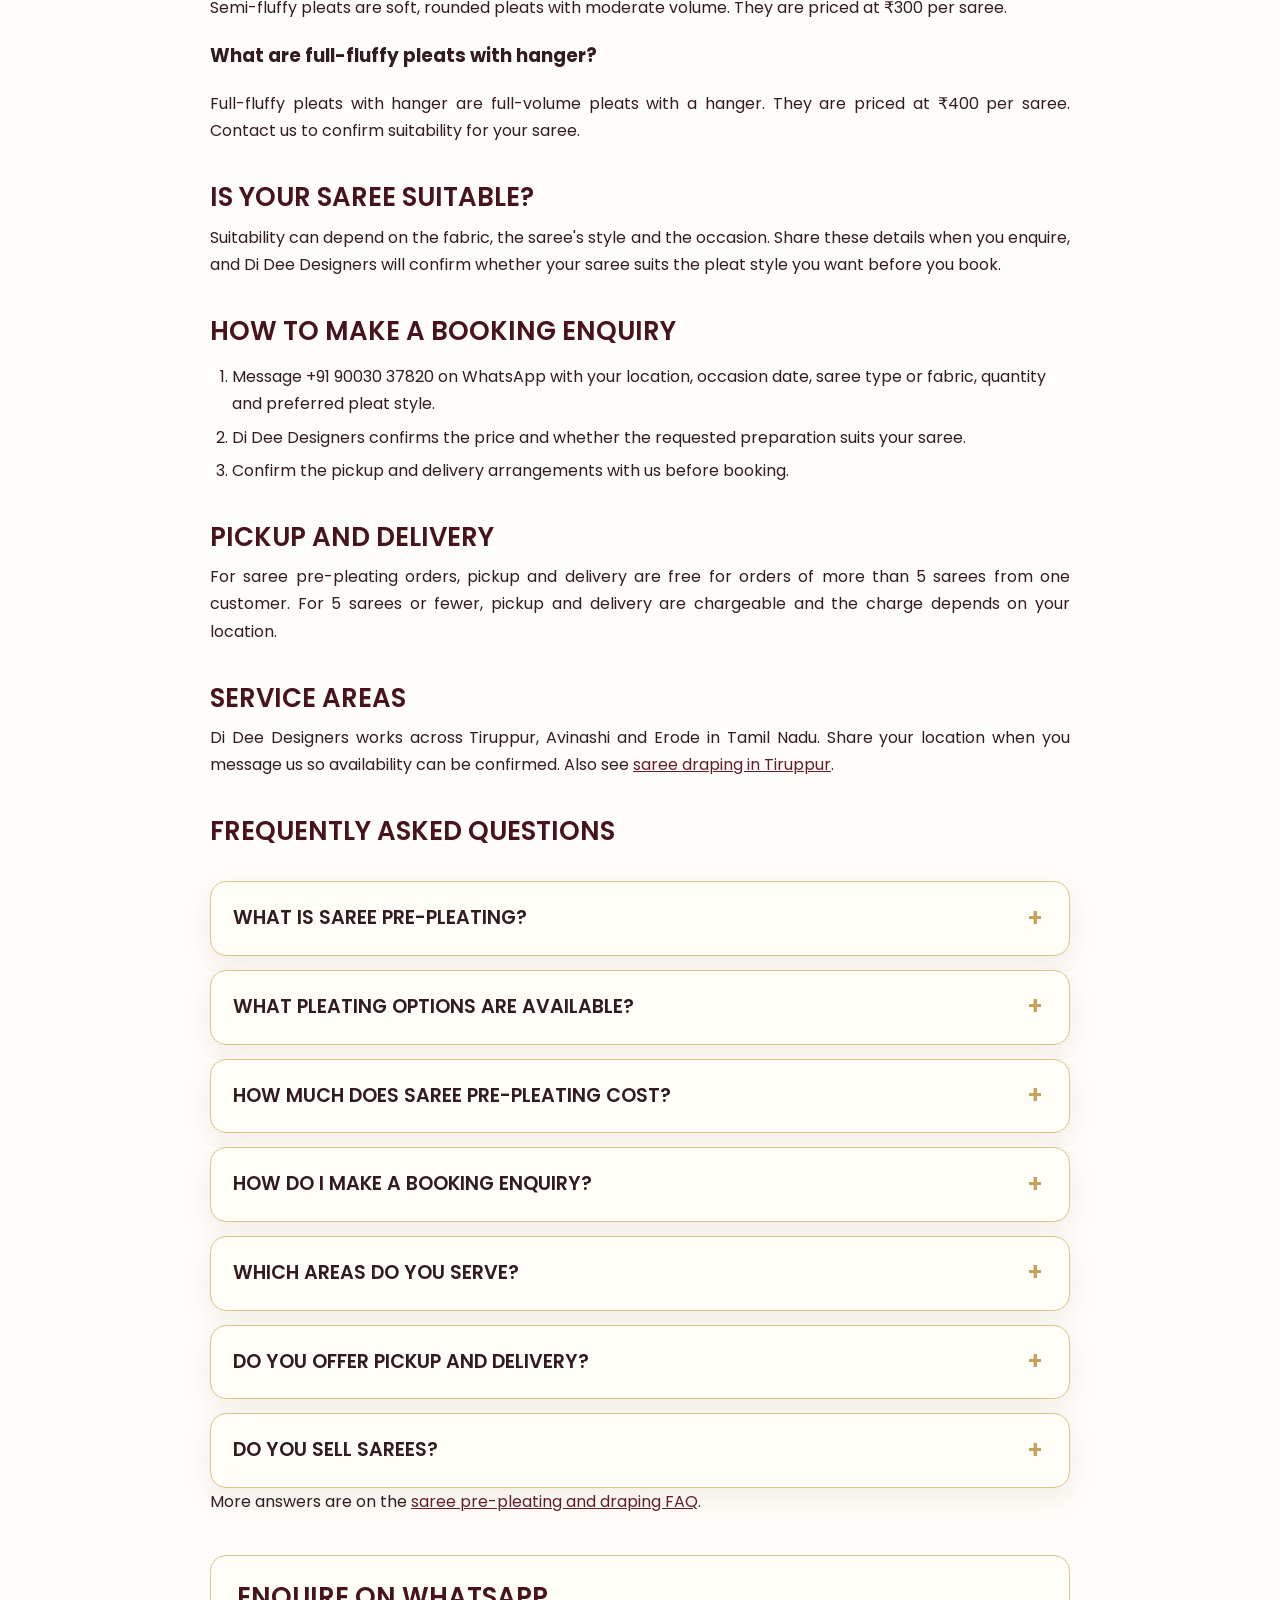
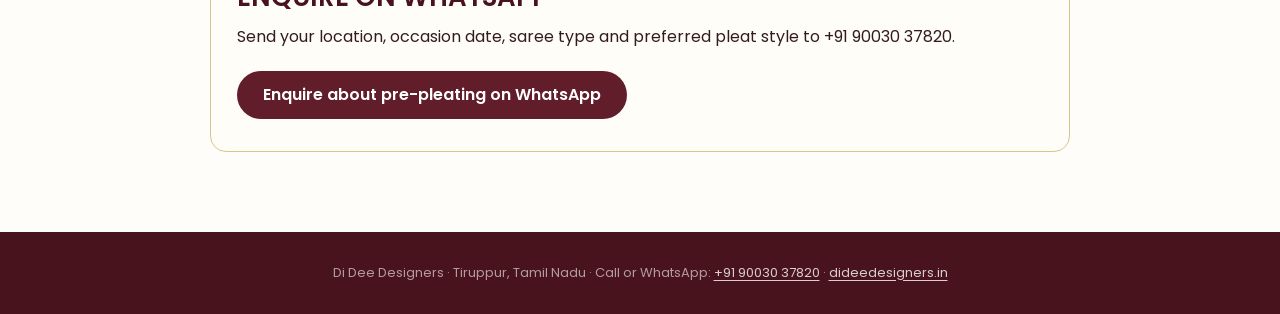
<file: saree-pre-pleating/index.html>
<!DOCTYPE html>
<html lang="en-IN">
<head>
<meta charset="UTF-8" />
<meta name="viewport" content="width=device-width, initial-scale=1.0, viewport-fit=cover" />
<meta name="theme-color" content="#48131d" />
<title>Saree Pre-Pleating in Tiruppur | Di Dee Designers</title>
<meta name="description" content="Compare box folding, semi-fluffy and full-fluffy saree pre-pleating in Tiruppur, with per-saree prices. Contact Di Dee Designers to confirm suitability." />
<meta name="robots" content="index,follow,max-image-preview:large,max-snippet:-1,max-video-preview:-1" />
<link rel="canonical" href="https://dideedesigners.in/saree-pre-pleating/" />
<meta property="og:type" content="website" />
<meta property="og:site_name" content="Di Dee Designers" />
<meta property="og:locale" content="en_IN" />
<meta property="og:url" content="https://dideedesigners.in/saree-pre-pleating/" />
<meta property="og:title" content="Saree Pre-Pleating in Tiruppur | Di Dee Designers" />
<meta property="og:description" content="Compare box folding, semi-fluffy and full-fluffy saree pre-pleating in Tiruppur, with per-saree prices. Contact Di Dee Designers to confirm suitability." />
<meta property="og:image" content="https://dideedesigners.in/16-hero-new.webp" />
<meta property="og:image:alt" content="Woman wearing a cream saree with a maroon border" />
<meta name="twitter:card" content="summary_large_image" />
<meta name="twitter:title" content="Saree Pre-Pleating in Tiruppur | Di Dee Designers" />
<meta name="twitter:description" content="Compare box folding, semi-fluffy and full-fluffy saree pre-pleating in Tiruppur, with per-saree prices. Contact Di Dee Designers to confirm suitability." />
<meta name="twitter:image" content="https://dideedesigners.in/16-hero-new.webp" />
<meta name="twitter:image:alt" content="Woman wearing a cream saree with a maroon border" />
<script type="application/ld+json">
{
  "@context": "https://schema.org",
  "@graph": [
    {
      "@type": "Organization",
      "@id": "https://dideedesigners.in/#organization",
      "name": "Di Dee Designers",
      "url": "https://dideedesigners.in/"
    },
    {
      "@type": "WebSite",
      "@id": "https://dideedesigners.in/#website",
      "url": "https://dideedesigners.in/",
      "name": "Di Dee Designers",
      "inLanguage": "en-IN",
      "publisher": {
        "@id": "https://dideedesigners.in/#organization"
      }
    },
    {
      "@type": "WebPage",
      "@id": "https://dideedesigners.in/saree-pre-pleating/#webpage",
      "url": "https://dideedesigners.in/saree-pre-pleating/",
      "name": "Saree Pre-Pleating in Tiruppur | Di Dee Designers",
      "description": "Compare box folding, semi-fluffy and full-fluffy saree pre-pleating in Tiruppur, with per-saree prices. Contact Di Dee Designers to confirm suitability.",
      "isPartOf": {
        "@id": "https://dideedesigners.in/#website"
      },
      "about": {
        "@id": "https://dideedesigners.in/#organization"
      },
      "inLanguage": "en-IN",
      "datePublished": "2026-11-14",
      "dateModified": "2026-11-15",
      "breadcrumb": {
        "@id": "https://dideedesigners.in/saree-pre-pleating/#breadcrumb"
      },
      "mainEntity": {
        "@id": "https://dideedesigners.in/saree-pre-pleating/#service"
      },
      "primaryImageOfPage": {
        "@type": "ImageObject",
        "url": "https://dideedesigners.in/16-hero-new.webp"
      }
    },
    {
      "@type": "BreadcrumbList",
      "@id": "https://dideedesigners.in/saree-pre-pleating/#breadcrumb",
      "itemListElement": [
        {
          "@type": "ListItem",
          "position": 1,
          "name": "Home",
          "item": "https://dideedesigners.in/"
        },
        {
          "@type": "ListItem",
          "position": 2,
          "name": "Saree pre-pleating",
          "item": "https://dideedesigners.in/saree-pre-pleating/"
        }
      ]
    },
    {
      "@type": "Service",
      "@id": "https://dideedesigners.in/saree-pre-pleating/#service",
      "name": "Saree pre-pleating in Tiruppur",
      "serviceType": "Saree pre-pleating",
      "url": "https://dideedesigners.in/saree-pre-pleating/",
      "provider": {
        "@id": "https://dideedesigners.in/#organization"
      },
      "areaServed": [
        {
          "@type": "City",
          "name": "Tiruppur"
        },
        {
          "@type": "City",
          "name": "Avinashi"
        },
        {
          "@type": "City",
          "name": "Erode"
        }
      ],
      "description": "Pre-pleating of the customer's own saree in three styles, priced per saree. Suitability for each saree is confirmed before booking.",
      "hasOfferCatalog": {
        "@id": "https://dideedesigners.in/saree-pre-pleating/#offers"
      }
    },
    {
      "@type": "OfferCatalog",
      "@id": "https://dideedesigners.in/saree-pre-pleating/#offers",
      "name": "Saree pre-pleating prices (per saree)",
      "itemListElement": [
        {
          "@type": "Offer",
          "@id": "https://dideedesigners.in/saree-pre-pleating/#offer-1",
          "name": "Box folding (pressed pleats), per saree",
          "price": "250",
          "priceCurrency": "INR",
          "seller": {
            "@id": "https://dideedesigners.in/#organization"
          },
          "itemOffered": {
            "@type": "Service",
            "name": "Box folding (pressed pleats)",
            "serviceType": "Saree pre-pleating",
            "description": "Pleats pressed flat and box-folded. Suited to everyday and office sarees.",
            "provider": {
              "@id": "https://dideedesigners.in/#organization"
            }
          }
        },
        {
          "@type": "Offer",
          "@id": "https://dideedesigners.in/saree-pre-pleating/#offer-2",
          "name": "Semi-fluffy pleats, per saree",
          "price": "300",
          "priceCurrency": "INR",
          "seller": {
            "@id": "https://dideedesigners.in/#organization"
          },
          "itemOffered": {
            "@type": "Service",
            "name": "Semi-fluffy pleats",
            "serviceType": "Saree pre-pleating",
            "description": "Soft, rounded pleats with moderate volume. Suited to functions and festivals.",
            "provider": {
              "@id": "https://dideedesigners.in/#organization"
            }
          }
        },
        {
          "@type": "Offer",
          "@id": "https://dideedesigners.in/saree-pre-pleating/#offer-3",
          "name": "Full-fluffy pleats with hanger, per saree",
          "price": "400",
          "priceCurrency": "INR",
          "seller": {
            "@id": "https://dideedesigners.in/#organization"
          },
          "itemOffered": {
            "@type": "Service",
            "name": "Full-fluffy pleats with hanger",
            "serviceType": "Saree pre-pleating",
            "description": "Full-volume pleats with a hanger. Contact us to confirm suitability for your saree.",
            "provider": {
              "@id": "https://dideedesigners.in/#organization"
            }
          }
        }
      ]
    }
  ]
}
</script>
<link rel="preload" href="/41-poppins-400.woff2" as="font" type="font/woff2" crossorigin>
<link rel="preload" href="/44-poppins-600.woff2" as="font" type="font/woff2" crossorigin>
<link rel="preload" href="/45-poppins-700.woff2" as="font" type="font/woff2" crossorigin>
<style>
html,body,#root{margin:0;min-height:100%;} .didee{width:100%;min-width:0;} .didee-site{width:100%;}
@font-face{font-family:Poppins;src:url('/42-poppins-400i.woff2') format('woff2');font-weight:400;font-style:italic;font-display:swap}

@font-face{font-family:Poppins;src:url('/45-poppins-700.woff2') format('woff2');font-weight:700;font-style:normal;font-display:swap}
@font-face{font-family:Poppins;src:url('/48-poppins-800.woff2') format('woff2');font-weight:800;font-style:normal;font-display:swap}
@font-face{font-family:Poppins;src:url('/46-poppins-500i.woff2') format('woff2');font-weight:500;font-style:italic;font-display:swap}
@font-face{font-family:Poppins;src:url('/43-poppins-500.woff2') format('woff2');font-weight:500;font-style:normal;font-display:swap}
@font-face{font-family:Poppins;src:url('/41-poppins-400.woff2') format('woff2');font-weight:400;font-style:normal;font-display:swap}
@font-face{font-family:Poppins;src:url('/44-poppins-600.woff2') format('woff2');font-weight:600;font-style:normal;font-display:swap}
@font-face{font-family:'Anton';src:url('/28-anton.woff2') format('woff2');font-weight:400;font-style:normal;font-display:swap}

#services,#prices,#about,#process{scroll-margin-top:96px}



:root{--wine:#611d2a;--wine-deep:#48131d;--gold:#c7a25a;--gold-light:#e4c984;--paper:#fffdf9;--ink:#321c1f;--muted:#6b5a52;--serif:"Poppins","Segoe UI",Arial,sans-serif;--sans:"Poppins","Segoe UI",Arial,sans-serif}
*{box-sizing:border-box}
html{scroll-behavior:smooth}
body{background:var(--paper);color:var(--ink);font-family:var(--sans);margin:0;font-size:16px;line-height:1.7}
.wrap{width:min(100% - 48px,860px);margin:0 auto}
.site-head{display:flex;align-items:center;justify-content:space-between;gap:16px;padding:22px 0;border-bottom:1px solid #dcc58c}
.brand{display:flex;align-items:center;gap:12px;text-decoration:none;color:var(--ink)}
.brand-mark{display:inline-flex;align-items:center;justify-content:center;width:44px;height:44px;border:1.5px solid var(--gold);border-radius:50%;font-family:'Poppins',sans-serif;font-weight:700;font-size:17px;letter-spacing:.06em;color:var(--wine)}
.brand strong{font-family:var(--serif);font-size:22px;font-weight:500}
.back-link{color:var(--wine);text-decoration:underline;text-underline-offset:3px;text-decoration-color:#c7a25a80;min-height:44px;display:inline-flex;align-items:center}
main{padding:56px 0 80px}
h1{font-family:var(--serif);font-weight:700;letter-spacing:-.03em;font-size:clamp(38px,6vw,56px);line-height:1.05;margin:0 0 10px}
.updated{color:var(--muted);font-size:14px;margin:0 0 34px}
h2{font-family:var(--serif);font-weight:600;font-size:26px;margin:38px 0 10px;color:var(--wine-deep)}
p{margin:0 0 14px;max-width:72ch}
a{color:var(--wine)}
ul{margin:0 0 14px;padding-left:22px}
li{margin-bottom:6px}
.site-foot{background:var(--wine-deep);color:#ffffff94;text-align:center;padding:30px 24px;font-size:13px}
.site-foot a{color:#ffffffc9;text-decoration:underline;text-underline-offset:3px}
.eyebrow{font-family:'Poppins',sans-serif;font-weight:700;text-transform:uppercase;letter-spacing:.22em;font-size:12px;color:var(--gold);margin:0 0 14px}
/* justified reading text (user-requested) */main p:not(.eyebrow):not(.updated){text-align:justify;text-justify:inter-word;hyphens:auto;-webkit-hyphens:auto}h1,h2{text-transform:uppercase}.eyebrow{color:#86661f}/* faq section */
.faq{padding:90px 0 30px}
.faq .section-heading{margin-bottom:40px}
.faq-list{max-width:860px;margin:0 auto;display:flex;flex-direction:column;gap:14px}
.faq-item{background:#fffdf8;border:1px solid #dcc58c;border-radius:16px;padding:4px 22px;box-shadow:0 10px 26px rgba(90,40,30,.08)}
.faq-item summary{cursor:pointer;list-style:none;font-family:var(--serif);font-size:clamp(19px,2vw,23px);font-weight:500;color:var(--ink);padding:16px 34px 16px 0;position:relative}
.faq-item summary::-webkit-details-marker{display:none}
.faq-item summary::after{content:"+";position:absolute;right:4px;top:50%;transform:translateY(-50%);font-family:var(--sans);font-size:24px;color:var(--gold);transition:transform .3s}
.faq-item[open] summary::after{transform:translateY(-50%) rotate(45deg)}
.faq-item summary:focus-visible{outline:2px solid var(--gold);outline-offset:4px;border-radius:6px}
.faq-item p{margin:0 0 18px;color:var(--muted,#6b5a52);font-size:16px;line-height:1.7}
.faq h2,.faq summary{text-transform:uppercase}.faq-item summary{font-family:var(--sans);font-weight:600;font-size:clamp(16px,1.5vw,20px)}
.footer-links{display:flex;gap:20px;flex-wrap:wrap;margin-top:18px;align-items:center}.footer-links a{font-size:14px;min-height:44px;display:inline-flex;align-items:center;color:inherit;text-decoration:underline;text-underline-offset:3px}
main{max-width:860px}.faq-list{margin-top:34px}.faq-item p{font-size:16px}.faq-item summary{text-transform:uppercase}
.brand strong{white-space:nowrap}.back-link{white-space:nowrap}h2{line-height:1.2}@media(max-width:420px){.brand strong{font-size:18px}.back-link{font-size:14px}.brand{gap:10px}.brand-mark{width:40px;height:40px;font-size:15px}}

main p{max-width:none}


h1{font-size:clamp(30px,6vw,56px);overflow-wrap:break-word}
.page-nav{display:flex;flex-wrap:wrap;gap:0 20px;padding:4px 0;border-bottom:1px solid #dcc58c}
.page-nav a{min-height:44px;display:inline-flex;align-items:center;font-size:15px;font-weight:500}
.page-nav a[aria-current="page"]{font-weight:700;text-decoration:none;color:var(--wine-deep)}
.crumbs{font-size:14px;color:var(--muted);margin:0 0 18px}
.lede,main p.lede:not(.eyebrow):not(.updated){font-size:18px;text-align:left;hyphens:manual}
.tiers{display:grid;grid-template-columns:repeat(3,minmax(0,1fr));gap:18px;margin:22px 0 10px}
.tier{background:#fffdf8;border:1px solid #dcc58c;border-radius:16px;overflow:hidden;box-shadow:0 10px 26px rgba(90,40,30,.08)}
.tier img{display:block;width:100%;height:auto;aspect-ratio:4/5;object-fit:cover}
.tier div{padding:14px 18px 18px}
.tier h3{margin:0 0 4px;font-size:18px;font-weight:600;line-height:1.3;color:var(--wine-deep)}
.tier .price{margin:0 0 6px;font-weight:700;font-size:24px;color:var(--wine)}
.tier p:last-child{margin:0;font-size:15px;color:var(--muted)}
.btn{display:inline-flex;align-items:center;min-height:48px;padding:0 26px;border-radius:999px;background:var(--wine);color:#fff;text-decoration:none;font-weight:600;margin:6px 0}
.btn:hover{background:var(--wine-deep)}
.cta-box{margin:40px 0 0;padding:26px;border:1px solid #dcc58c;border-radius:16px;background:#fffdf8}
.cta-box h2{margin-top:0}
.steps{padding-left:22px}
@media(max-width:760px){.tiers{grid-template-columns:1fr}}
.faq-item summary h2,.faq-item summary h3{display:inline;margin:0;font:inherit;color:inherit;text-transform:inherit;letter-spacing:inherit;line-height:inherit}
</style>
<link rel="icon" href="/favicon.svg" sizes="any" type="image/svg+xml" />
<link rel="apple-touch-icon" href="[data-uri]">
</head>
<body>
<div class="didee">
<header class="site-head wrap"><a class="brand" href="/"><span class="brand-mark" aria-hidden="true">DD</span><strong>Di Dee Designers</strong></a></header>
<nav class="page-nav wrap" aria-label="Main navigation"><a href="/">Home</a><a href="/saree-pre-pleating/" aria-current="page">Pre-pleating</a><a href="/saree-draping/">Draping</a><a href="/saree-draping-classes/">Draping classes</a><a href="/faq">FAQ</a></nav>
<main class="wrap"><nav class="crumbs" aria-label="Breadcrumb"><a href="/">Home</a> › Saree pre-pleating</nav>
<p class="eyebrow">Di Dee Designers · Tiruppur</p>
<h1>Saree Pre-Pleating in Tiruppur</h1>
<p class="lede">Saree pre-pleating means preparing the pleats of a saree in advance, so they are already arranged when it is time to wear it. Di Dee Designers pre-pleats your own saree in Tiruppur, Tamil Nadu. We prepare sarees; we do not sell them.</p>
<h2>About our pre-pleating service</h2>
<p>Skip the pleating. Dress with ease. Instead of arranging pleats by hand, choose the pleat style you want for your own saree. Three pleating options are available, each priced per saree.</p>
<h2>Pleating options and prices</h2>
<div class="tiers"><article class="tier"><img src="/tier-box-folding-pressed-pleats-800w.webp" srcset="/tier-box-folding-pressed-pleats-480w.webp 480w, /tier-box-folding-pressed-pleats-640w.webp 640w, /tier-box-folding-pressed-pleats-800w.webp 800w" sizes="(max-width: 760px) calc(100vw - 48px), 274px" width="800" height="1000" alt="Demo photo: saree front pleats pressed perfectly flat with crisp sharp creases, lying flat" loading="lazy" decoding="async"><div><h3>Box folding (pressed pleats)</h3><p class="price">₹250 <span style="font-size:14px;font-weight:500">per saree</span></p><p>Pleats pressed flat and box-folded. Suited to everyday and office sarees.</p></div></article><article class="tier"><img src="/tier-semi-fluffy-pleats-800w.webp" srcset="/tier-semi-fluffy-pleats-480w.webp 480w, /tier-semi-fluffy-pleats-640w.webp 640w, /tier-semi-fluffy-pleats-800w.webp 800w" sizes="(max-width: 760px) calc(100vw - 48px), 274px" width="800" height="1000" alt="Demo photo: saree front pleats arranged as soft rounded pleats with moderate natural volume" loading="lazy" decoding="async"><div><h3>Semi-fluffy pleats</h3><p class="price">₹300 <span style="font-size:14px;font-weight:500">per saree</span></p><p>Soft, rounded pleats with moderate volume. Suited to functions and festivals.</p></div></article><article class="tier"><img src="/tier-full-fluffy-pleats-hanger-800w.webp" srcset="/tier-full-fluffy-pleats-hanger-480w.webp 480w, /tier-full-fluffy-pleats-hanger-640w.webp 640w, /tier-full-fluffy-pleats-hanger-800w.webp 800w" sizes="(max-width: 760px) calc(100vw - 48px), 274px" width="800" height="1000" alt="Demo photo: a fully pleated silk saree with very full voluminous fluffy pleats hanging on a wooden hanger" loading="lazy" decoding="async"><div><h3>Full-fluffy pleats with hanger</h3><p class="price">₹400 <span style="font-size:14px;font-weight:500">per saree</span></p><p>Full-volume pleats with a hanger. Contact us to confirm suitability for your saree.</p></div></article></div>
<p>Box folding (pressed pleats) is ₹250, semi-fluffy pleats are ₹300 and full-fluffy pleats with hanger are ₹400 per saree. The final price is confirmed on WhatsApp before booking.</p>
<h2>What do the pleating styles mean?</h2><h3>What is box folding (pressed pleats)?</h3><p>Box folding is a pre-pleating style where the pleats are pressed flat and box-folded. It is priced at ₹250 per saree.</p><h3>What are semi-fluffy pleats?</h3><p>Semi-fluffy pleats are soft, rounded pleats with moderate volume. They are priced at ₹300 per saree.</p><h3>What are full-fluffy pleats with hanger?</h3><p>Full-fluffy pleats with hanger are full-volume pleats with a hanger. They are priced at ₹400 per saree. Contact us to confirm suitability for your saree.</p><h2>Is your saree suitable?</h2>
<p>Suitability can depend on the fabric, the saree's style and the occasion. Share these details when you enquire, and Di Dee Designers will confirm whether your saree suits the pleat style you want before you book.</p>
<h2>How to make a booking enquiry</h2>
<ol class="steps"><li>Message +91 90030 37820 on WhatsApp with your location, occasion date, saree type or fabric, quantity and preferred pleat style.</li>
<li>Di Dee Designers confirms the price and whether the requested preparation suits your saree.</li>
<li>Confirm the pickup and delivery arrangements with us before booking.</li></ol>
<h2>Pickup and delivery</h2><p>For saree pre-pleating orders, pickup and delivery are free for orders of more than 5 sarees from one customer. For 5 sarees or fewer, pickup and delivery are chargeable and the charge depends on your location.</p><h2>Service areas</h2>
<p>Di Dee Designers works across Tiruppur, Avinashi and Erode in Tamil Nadu. Share your location when you message us so availability can be confirmed. Also see <a href="/saree-draping/">saree draping in Tiruppur</a>.</p>
<h2>Frequently asked questions</h2>
<div class="faq-list"><details class="faq-item"><summary><h3>What is saree pre-pleating?</h3></summary><p>Saree pre-pleating is preparing a saree&#x27;s pleats in advance so they are already arranged when you come to wear it. Di Dee Designers pre-pleats the customer&#x27;s own saree in Tiruppur.</p></details><details class="faq-item"><summary><h3>What pleating options are available?</h3></summary><p>Three pleating options are available: box folding (pressed pleats), semi-fluffy pleats and full-fluffy pleats with hanger. Contact us to confirm which suits your saree.</p></details><details class="faq-item"><summary><h3>How much does saree pre-pleating cost?</h3></summary><p>Box folding (pressed pleats) is ₹250, semi-fluffy pleats are ₹300 and full-fluffy pleats with hanger are ₹400 per saree. The price is confirmed on WhatsApp before you book.</p></details><details class="faq-item"><summary><h3>How do I make a booking enquiry?</h3></summary><p>Message us on WhatsApp at +91 90030 37820 with your location, occasion date, saree type and the service you need. We confirm the price and arrangements before you book.</p></details><details class="faq-item"><summary><h3>Which areas do you serve?</h3></summary><p>We work across Tiruppur, Avinashi and Erode in Tamil Nadu. Share your location when you message us so we can confirm availability.</p></details><details class="faq-item"><summary><h3>Do you offer pickup and delivery?</h3></summary><p>For saree pre-pleating orders, pickup and delivery are free for orders of more than 5 sarees from one customer. For 5 sarees or fewer, pickup and delivery are chargeable and the charge depends on your location.</p></details><details class="faq-item"><summary><h3>Do you sell sarees?</h3></summary><p>No. We prepare the sarees you already own. Whether it is a workday, a wedding or a family function, we pleat and box-fold your own sarees; we do not sell them.</p></details></div>
<p>More answers are on the <a href="/faq">saree pre-pleating and draping FAQ</a>.</p>
<section class="cta-box"><h2>Enquire on WhatsApp</h2><p>Send your location, occasion date, saree type and preferred pleat style to +91 90030 37820.</p><a class="btn" href="https://api.whatsapp.com/send/?phone=919003037820&amp;text=Hi%20Di%20Dee%20Designers%2C%20I%27d%20like%20to%20enquire%20about%20saree%20pre-pleating.%0ALocation%20%2F%20area%3A%20%0AOccasion%20date%3A%20%0ASaree%20type%20%2F%20fabric%3A%20%0AQuantity%3A%20%0APleat%20style%3A%20" target="_blank" rel="noopener noreferrer">Enquire about pre-pleating on WhatsApp</a></section></main>
<footer class="site-foot">Di Dee Designers · Tiruppur, Tamil Nadu · Call or WhatsApp: <a href="tel:+919003037820">+91 90030 37820</a> · <a href="/">dideedesigners.in</a></footer>
</div>
</body>
</html>
</file>
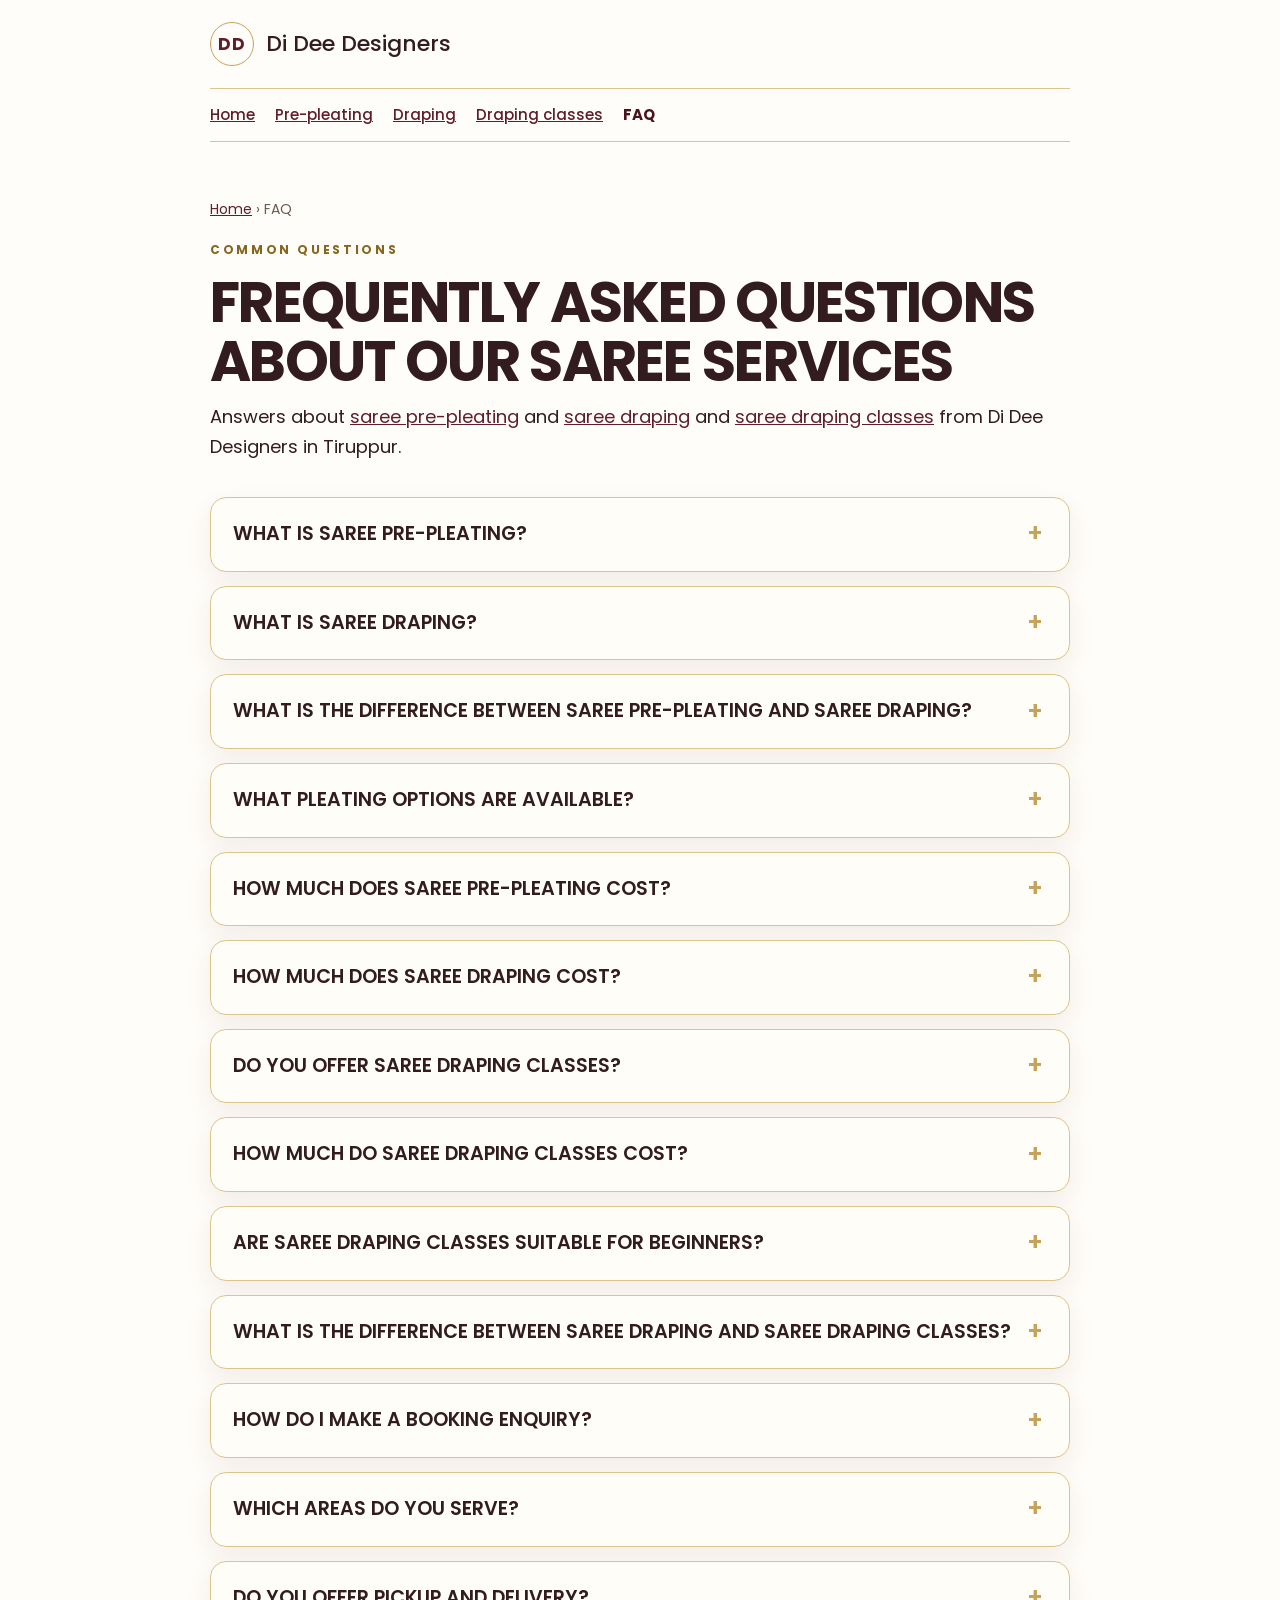
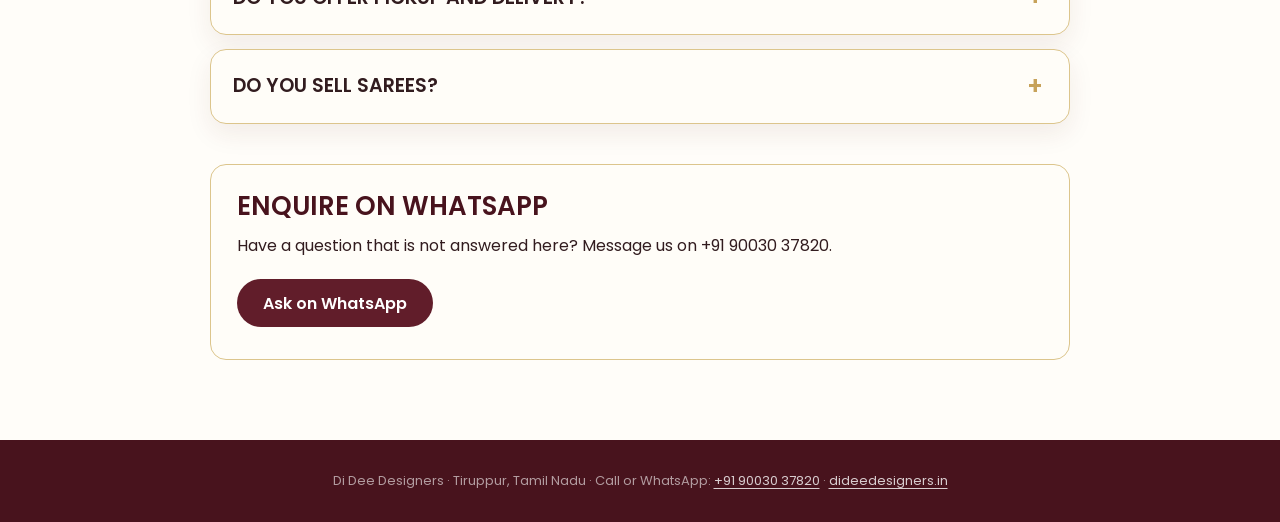
<file: faq.html>
<!DOCTYPE html>
<html lang="en-IN">
<head>
<meta charset="UTF-8" />
<meta name="viewport" content="width=device-width, initial-scale=1.0, viewport-fit=cover" />
<meta name="theme-color" content="#48131d" />
<title>Saree Pre-Pleating &amp; Draping FAQs | Di Dee Designers</title>
<meta name="description" content="Find answers about saree pre-pleating, draping, draping classes, pleating styles, current prices, booking and service areas in Tiruppur." />
<meta name="robots" content="noindex, follow">
<link rel="canonical" href="https://dideedesigners.in/faq" />
<meta property="og:type" content="website" />
<meta property="og:site_name" content="Di Dee Designers" />
<meta property="og:locale" content="en_IN" />
<meta property="og:url" content="https://dideedesigners.in/faq" />
<meta property="og:title" content="Saree Pre-Pleating &amp; Draping FAQs | Di Dee Designers" />
<meta property="og:description" content="Find answers about saree pre-pleating, draping, draping classes, pleating styles, current prices, booking and service areas in Tiruppur." />
<meta property="og:image" content="https://dideedesigners.in/16-hero-new.webp" />
<meta property="og:image:alt" content="Woman wearing a cream saree with a maroon border" />
<meta name="twitter:card" content="summary_large_image" />
<meta name="twitter:title" content="Saree Pre-Pleating &amp; Draping FAQs | Di Dee Designers" />
<meta name="twitter:description" content="Find answers about saree pre-pleating, draping, draping classes, pleating styles, current prices, booking and service areas in Tiruppur." />
<meta name="twitter:image" content="https://dideedesigners.in/16-hero-new.webp" />
<meta name="twitter:image:alt" content="Woman wearing a cream saree with a maroon border" />
<script type="application/ld+json">
{
  "@context": "https://schema.org",
  "@graph": [
    {
      "@type": "Organization",
      "@id": "https://dideedesigners.in/#organization",
      "name": "Di Dee Designers",
      "url": "https://dideedesigners.in/"
    },
    {
      "@type": "WebSite",
      "@id": "https://dideedesigners.in/#website",
      "url": "https://dideedesigners.in/",
      "name": "Di Dee Designers",
      "inLanguage": "en-IN",
      "publisher": {
        "@id": "https://dideedesigners.in/#organization"
      }
    },
    {
      "@type": "FAQPage",
      "@id": "https://dideedesigners.in/faq#webpage",
      "url": "https://dideedesigners.in/faq",
      "name": "Saree Pre-Pleating & Draping FAQs | Di Dee Designers",
      "description": "Find answers about saree pre-pleating, draping, draping classes, pleating styles, current prices, booking and service areas in Tiruppur.",
      "isPartOf": {
        "@id": "https://dideedesigners.in/#website"
      },
      "about": {
        "@id": "https://dideedesigners.in/#organization"
      },
      "inLanguage": "en-IN",
      "dateModified": "2026-11-15",
      "breadcrumb": {
        "@id": "https://dideedesigners.in/faq#breadcrumb"
      },
      "mainEntity": [
        {
          "@type": "Question",
          "name": "What is saree pre-pleating?",
          "acceptedAnswer": {
            "@type": "Answer",
            "text": "Saree pre-pleating is preparing a saree's pleats in advance so they are already arranged when you come to wear it. Di Dee Designers pre-pleats the customer's own saree in Tiruppur."
          }
        },
        {
          "@type": "Question",
          "name": "What is saree draping?",
          "acceptedAnswer": {
            "@type": "Answer",
            "text": "Saree draping is the way a saree is arranged and worn. Di Dee Designers offers a saree draping service in Tiruppur; message us on WhatsApp to discuss your saree, occasion and requirements."
          }
        },
        {
          "@type": "Question",
          "name": "What is the difference between saree pre-pleating and saree draping?",
          "acceptedAnswer": {
            "@type": "Answer",
            "text": "Pre-pleating prepares the pleats of your saree ahead of time, while draping is arranging the saree when it is worn. Di Dee Designers offers both services; details for each are confirmed on WhatsApp."
          }
        },
        {
          "@type": "Question",
          "name": "What pleating options are available?",
          "acceptedAnswer": {
            "@type": "Answer",
            "text": "Three pleating options are available: box folding (pressed pleats), semi-fluffy pleats and full-fluffy pleats with hanger. Contact us to confirm which suits your saree."
          }
        },
        {
          "@type": "Question",
          "name": "How much does saree pre-pleating cost?",
          "acceptedAnswer": {
            "@type": "Answer",
            "text": "Box folding (pressed pleats) is ₹250, semi-fluffy pleats are ₹300 and full-fluffy pleats with hanger are ₹400 per saree. The price is confirmed on WhatsApp before you book."
          }
        },
        {
          "@type": "Question",
          "name": "How much does saree draping cost?",
          "acceptedAnswer": {
            "@type": "Answer",
            "text": "A draping price is not listed on this website. Message Di Dee Designers on WhatsApp to discuss your saree and requirements and to ask about the price."
          }
        },
        {
          "@type": "Question",
          "name": "Do you offer saree draping classes?",
          "acceptedAnswer": {
            "@type": "Answer",
            "text": "Yes. Di Dee Designers offers saree draping classes in Tiruppur. Message us on WhatsApp to ask about class availability and details."
          }
        },
        {
          "@type": "Question",
          "name": "How much do saree draping classes cost?",
          "acceptedAnswer": {
            "@type": "Answer",
            "text": "Class fees are not listed on this website. Message Di Dee Designers on WhatsApp to ask about fees, availability and class details."
          }
        },
        {
          "@type": "Question",
          "name": "Are saree draping classes suitable for beginners?",
          "acceptedAnswer": {
            "@type": "Answer",
            "text": "One Google reviewer described our teaching method as beginner-friendly and easy to understand. Message us on WhatsApp to discuss your experience level and what you would like to learn."
          }
        },
        {
          "@type": "Question",
          "name": "What is the difference between saree draping and saree draping classes?",
          "acceptedAnswer": {
            "@type": "Answer",
            "text": "Saree draping is a service where we drape a saree for you; saree draping classes are for learning how to drape a saree. Message us on WhatsApp for details of either."
          }
        },
        {
          "@type": "Question",
          "name": "How do I make a booking enquiry?",
          "acceptedAnswer": {
            "@type": "Answer",
            "text": "Message us on WhatsApp at +91 90030 37820 with your location, occasion date, saree type and the service you need. We confirm the price and arrangements before you book."
          }
        },
        {
          "@type": "Question",
          "name": "Which areas do you serve?",
          "acceptedAnswer": {
            "@type": "Answer",
            "text": "We work across Tiruppur, Avinashi and Erode in Tamil Nadu. Share your location when you message us so we can confirm availability."
          }
        },
        {
          "@type": "Question",
          "name": "Do you offer pickup and delivery?",
          "acceptedAnswer": {
            "@type": "Answer",
            "text": "For saree pre-pleating orders, pickup and delivery are free for orders of more than 5 sarees from one customer. For 5 sarees or fewer, pickup and delivery are chargeable and the charge depends on your location."
          }
        },
        {
          "@type": "Question",
          "name": "Do you sell sarees?",
          "acceptedAnswer": {
            "@type": "Answer",
            "text": "No. We prepare the sarees you already own. Whether it is a workday, a wedding or a family function, we pleat and box-fold your own sarees; we do not sell them."
          }
        }
      ]
    },
    {
      "@type": "BreadcrumbList",
      "@id": "https://dideedesigners.in/faq#breadcrumb",
      "itemListElement": [
        {
          "@type": "ListItem",
          "position": 1,
          "name": "Home",
          "item": "https://dideedesigners.in/"
        },
        {
          "@type": "ListItem",
          "position": 2,
          "name": "FAQ",
          "item": "https://dideedesigners.in/faq"
        }
      ]
    }
  ]
}
</script>
<link rel="preload" href="/41-poppins-400.woff2" as="font" type="font/woff2" crossorigin>
<link rel="preload" href="/44-poppins-600.woff2" as="font" type="font/woff2" crossorigin>
<link rel="preload" href="/45-poppins-700.woff2" as="font" type="font/woff2" crossorigin>
<style>
html,body,#root{margin:0;min-height:100%;} .didee{width:100%;min-width:0;} .didee-site{width:100%;}
@font-face{font-family:Poppins;src:url('/42-poppins-400i.woff2') format('woff2');font-weight:400;font-style:italic;font-display:swap}

@font-face{font-family:Poppins;src:url('/45-poppins-700.woff2') format('woff2');font-weight:700;font-style:normal;font-display:swap}
@font-face{font-family:Poppins;src:url('/48-poppins-800.woff2') format('woff2');font-weight:800;font-style:normal;font-display:swap}
@font-face{font-family:Poppins;src:url('/46-poppins-500i.woff2') format('woff2');font-weight:500;font-style:italic;font-display:swap}
@font-face{font-family:Poppins;src:url('/43-poppins-500.woff2') format('woff2');font-weight:500;font-style:normal;font-display:swap}
@font-face{font-family:Poppins;src:url('/41-poppins-400.woff2') format('woff2');font-weight:400;font-style:normal;font-display:swap}
@font-face{font-family:Poppins;src:url('/44-poppins-600.woff2') format('woff2');font-weight:600;font-style:normal;font-display:swap}
@font-face{font-family:'Anton';src:url('/28-anton.woff2') format('woff2');font-weight:400;font-style:normal;font-display:swap}

#services,#prices,#about,#process{scroll-margin-top:96px}



:root{--wine:#611d2a;--wine-deep:#48131d;--gold:#c7a25a;--gold-light:#e4c984;--paper:#fffdf9;--ink:#321c1f;--muted:#6b5a52;--serif:"Poppins","Segoe UI",Arial,sans-serif;--sans:"Poppins","Segoe UI",Arial,sans-serif}
*{box-sizing:border-box}
html{scroll-behavior:smooth}
body{background:var(--paper);color:var(--ink);font-family:var(--sans);margin:0;font-size:16px;line-height:1.7}
.wrap{width:min(100% - 48px,860px);margin:0 auto}
.site-head{display:flex;align-items:center;justify-content:space-between;gap:16px;padding:22px 0;border-bottom:1px solid #dcc58c}
.brand{display:flex;align-items:center;gap:12px;text-decoration:none;color:var(--ink)}
.brand-mark{display:inline-flex;align-items:center;justify-content:center;width:44px;height:44px;border:1.5px solid var(--gold);border-radius:50%;font-family:'Poppins',sans-serif;font-weight:700;font-size:17px;letter-spacing:.06em;color:var(--wine)}
.brand strong{font-family:var(--serif);font-size:22px;font-weight:500}
.back-link{color:var(--wine);text-decoration:underline;text-underline-offset:3px;text-decoration-color:#c7a25a80;min-height:44px;display:inline-flex;align-items:center}
main{padding:56px 0 80px}
h1{font-family:var(--serif);font-weight:700;letter-spacing:-.03em;font-size:clamp(38px,6vw,56px);line-height:1.05;margin:0 0 10px}
.updated{color:var(--muted);font-size:14px;margin:0 0 34px}
h2{font-family:var(--serif);font-weight:600;font-size:26px;margin:38px 0 10px;color:var(--wine-deep)}
p{margin:0 0 14px;max-width:72ch}
a{color:var(--wine)}
ul{margin:0 0 14px;padding-left:22px}
li{margin-bottom:6px}
.site-foot{background:var(--wine-deep);color:#ffffff94;text-align:center;padding:30px 24px;font-size:13px}
.site-foot a{color:#ffffffc9;text-decoration:underline;text-underline-offset:3px}
.eyebrow{font-family:'Poppins',sans-serif;font-weight:700;text-transform:uppercase;letter-spacing:.22em;font-size:12px;color:var(--gold);margin:0 0 14px}
/* justified reading text (user-requested) */main p:not(.eyebrow):not(.updated){text-align:justify;text-justify:inter-word;hyphens:auto;-webkit-hyphens:auto}h1,h2{text-transform:uppercase}.eyebrow{color:#86661f}/* faq section */
.faq{padding:90px 0 30px}
.faq .section-heading{margin-bottom:40px}
.faq-list{max-width:860px;margin:0 auto;display:flex;flex-direction:column;gap:14px}
.faq-item{background:#fffdf8;border:1px solid #dcc58c;border-radius:16px;padding:4px 22px;box-shadow:0 10px 26px rgba(90,40,30,.08)}
.faq-item summary{cursor:pointer;list-style:none;font-family:var(--serif);font-size:clamp(19px,2vw,23px);font-weight:500;color:var(--ink);padding:16px 34px 16px 0;position:relative}
.faq-item summary::-webkit-details-marker{display:none}
.faq-item summary::after{content:"+";position:absolute;right:4px;top:50%;transform:translateY(-50%);font-family:var(--sans);font-size:24px;color:var(--gold);transition:transform .3s}
.faq-item[open] summary::after{transform:translateY(-50%) rotate(45deg)}
.faq-item summary:focus-visible{outline:2px solid var(--gold);outline-offset:4px;border-radius:6px}
.faq-item p{margin:0 0 18px;color:var(--muted,#6b5a52);font-size:16px;line-height:1.7}
.faq h2,.faq summary{text-transform:uppercase}.faq-item summary{font-family:var(--sans);font-weight:600;font-size:clamp(16px,1.5vw,20px)}
.footer-links{display:flex;gap:20px;flex-wrap:wrap;margin-top:18px;align-items:center}.footer-links a{font-size:14px;min-height:44px;display:inline-flex;align-items:center;color:inherit;text-decoration:underline;text-underline-offset:3px}
main{max-width:860px}.faq-list{margin-top:34px}.faq-item p{font-size:16px}.faq-item summary{text-transform:uppercase}
.brand strong{white-space:nowrap}.back-link{white-space:nowrap}h2{line-height:1.2}@media(max-width:420px){.brand strong{font-size:18px}.back-link{font-size:14px}.brand{gap:10px}.brand-mark{width:40px;height:40px;font-size:15px}}

main p{max-width:none}


h1{font-size:clamp(30px,6vw,56px);overflow-wrap:break-word}
.page-nav{display:flex;flex-wrap:wrap;gap:0 20px;padding:4px 0;border-bottom:1px solid #dcc58c}
.page-nav a{min-height:44px;display:inline-flex;align-items:center;font-size:15px;font-weight:500}
.page-nav a[aria-current="page"]{font-weight:700;text-decoration:none;color:var(--wine-deep)}
.crumbs{font-size:14px;color:var(--muted);margin:0 0 18px}
.lede,main p.lede:not(.eyebrow):not(.updated){font-size:18px;text-align:left;hyphens:manual}
.tiers{display:grid;grid-template-columns:repeat(3,minmax(0,1fr));gap:18px;margin:22px 0 10px}
.tier{background:#fffdf8;border:1px solid #dcc58c;border-radius:16px;overflow:hidden;box-shadow:0 10px 26px rgba(90,40,30,.08)}
.tier img{display:block;width:100%;height:auto;aspect-ratio:4/5;object-fit:cover}
.tier div{padding:14px 18px 18px}
.tier h3{margin:0 0 4px;font-size:18px;font-weight:600;line-height:1.3;color:var(--wine-deep)}
.tier .price{margin:0 0 6px;font-weight:700;font-size:24px;color:var(--wine)}
.tier p:last-child{margin:0;font-size:15px;color:var(--muted)}
.btn{display:inline-flex;align-items:center;min-height:48px;padding:0 26px;border-radius:999px;background:var(--wine);color:#fff;text-decoration:none;font-weight:600;margin:6px 0}
.btn:hover{background:var(--wine-deep)}
.cta-box{margin:40px 0 0;padding:26px;border:1px solid #dcc58c;border-radius:16px;background:#fffdf8}
.cta-box h2{margin-top:0}
.steps{padding-left:22px}
@media(max-width:760px){.tiers{grid-template-columns:1fr}}
.faq-item summary h2,.faq-item summary h3{display:inline;margin:0;font:inherit;color:inherit;text-transform:inherit;letter-spacing:inherit;line-height:inherit}
</style>
<link rel="icon" href="/favicon.svg" sizes="any" type="image/svg+xml" />
<link rel="apple-touch-icon" href="[data-uri]">
</head>
<body>
<div class="didee">
<header class="site-head wrap"><a class="brand" href="/"><span class="brand-mark" aria-hidden="true">DD</span><strong>Di Dee Designers</strong></a></header>
<nav class="page-nav wrap" aria-label="Main navigation"><a href="/">Home</a><a href="/saree-pre-pleating/">Pre-pleating</a><a href="/saree-draping/">Draping</a><a href="/saree-draping-classes/">Draping classes</a><a href="/faq" aria-current="page">FAQ</a></nav>
<main class="wrap"><nav class="crumbs" aria-label="Breadcrumb"><a href="/">Home</a> › FAQ</nav>
<p class="eyebrow">Common questions</p>
<h1>Frequently Asked Questions About Our Saree Services</h1>
<p class="lede">Answers about <a href="/saree-pre-pleating/">saree pre-pleating</a> and <a href="/saree-draping/">saree draping</a> and <a href="/saree-draping-classes/">saree draping classes</a> from Di Dee Designers in Tiruppur.</p>
<div class="faq-list"><details class="faq-item"><summary><h2>What is saree pre-pleating?</h2></summary><p>Saree pre-pleating is preparing a saree&#x27;s pleats in advance so they are already arranged when you come to wear it. Di Dee Designers pre-pleats the customer&#x27;s own saree in Tiruppur.</p></details><details class="faq-item"><summary><h2>What is saree draping?</h2></summary><p>Saree draping is the way a saree is arranged and worn. Di Dee Designers offers a saree draping service in Tiruppur; message us on WhatsApp to discuss your saree, occasion and requirements.</p></details><details class="faq-item"><summary><h2>What is the difference between saree pre-pleating and saree draping?</h2></summary><p>Pre-pleating prepares the pleats of your saree ahead of time, while draping is arranging the saree when it is worn. Di Dee Designers offers both services; details for each are confirmed on WhatsApp.</p></details><details class="faq-item"><summary><h2>What pleating options are available?</h2></summary><p>Three pleating options are available: box folding (pressed pleats), semi-fluffy pleats and full-fluffy pleats with hanger. Contact us to confirm which suits your saree.</p></details><details class="faq-item"><summary><h2>How much does saree pre-pleating cost?</h2></summary><p>Box folding (pressed pleats) is ₹250, semi-fluffy pleats are ₹300 and full-fluffy pleats with hanger are ₹400 per saree. The price is confirmed on WhatsApp before you book.</p></details><details class="faq-item"><summary><h2>How much does saree draping cost?</h2></summary><p>A draping price is not listed on this website. Message Di Dee Designers on WhatsApp to discuss your saree and requirements and to ask about the price.</p></details><details class="faq-item"><summary><h2>Do you offer saree draping classes?</h2></summary><p>Yes. Di Dee Designers offers saree draping classes in Tiruppur. Message us on WhatsApp to ask about class availability and details.</p></details><details class="faq-item"><summary><h2>How much do saree draping classes cost?</h2></summary><p>Class fees are not listed on this website. Message Di Dee Designers on WhatsApp to ask about fees, availability and class details.</p></details><details class="faq-item"><summary><h2>Are saree draping classes suitable for beginners?</h2></summary><p>One Google reviewer described our teaching method as beginner-friendly and easy to understand. Message us on WhatsApp to discuss your experience level and what you would like to learn.</p></details><details class="faq-item"><summary><h2>What is the difference between saree draping and saree draping classes?</h2></summary><p>Saree draping is a service where we drape a saree for you; saree draping classes are for learning how to drape a saree. Message us on WhatsApp for details of either.</p></details><details class="faq-item"><summary><h2>How do I make a booking enquiry?</h2></summary><p>Message us on WhatsApp at +91 90030 37820 with your location, occasion date, saree type and the service you need. We confirm the price and arrangements before you book.</p></details><details class="faq-item"><summary><h2>Which areas do you serve?</h2></summary><p>We work across Tiruppur, Avinashi and Erode in Tamil Nadu. Share your location when you message us so we can confirm availability.</p></details><details class="faq-item"><summary><h2>Do you offer pickup and delivery?</h2></summary><p>For saree pre-pleating orders, pickup and delivery are free for orders of more than 5 sarees from one customer. For 5 sarees or fewer, pickup and delivery are chargeable and the charge depends on your location.</p></details><details class="faq-item"><summary><h2>Do you sell sarees?</h2></summary><p>No. We prepare the sarees you already own. Whether it is a workday, a wedding or a family function, we pleat and box-fold your own sarees; we do not sell them.</p></details></div>
<section class="cta-box"><h2>Enquire on WhatsApp</h2><p>Have a question that is not answered here? Message us on +91 90030 37820.</p><a class="btn" href="https://api.whatsapp.com/send/?phone=919003037820&amp;text=Hi%20Di%20Dee%20Designers%2C%20I%27d%20like%20to%20enquire%20about%20your%20saree%20services.%0AService%20%28pre-pleating%20%2F%20draping%29%3A%20%0ALocation%20%2F%20area%3A%20%0AOccasion%20date%3A%20" target="_blank" rel="noopener noreferrer">Ask on WhatsApp</a></section></main>
<footer class="site-foot">Di Dee Designers · Tiruppur, Tamil Nadu · Call or WhatsApp: <a href="tel:+919003037820">+91 90030 37820</a> · <a href="/">dideedesigners.in</a></footer>
</div>
</body>
</html>
</file>
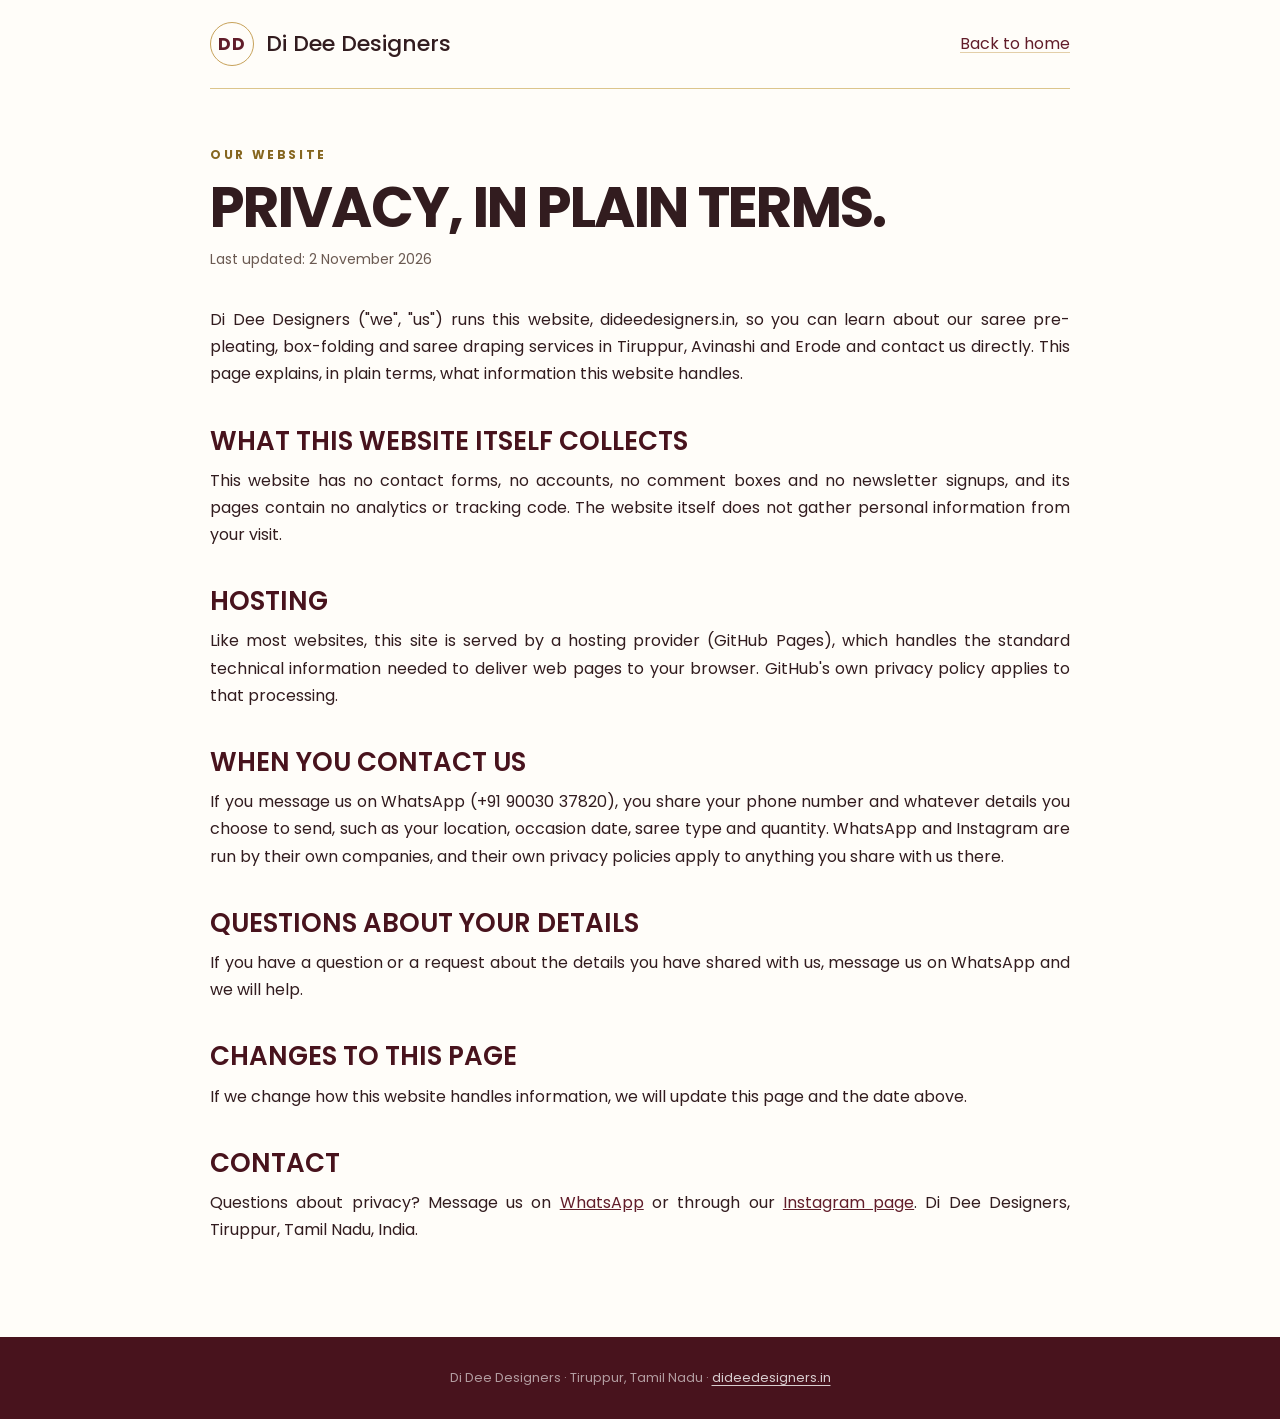
<file: privacy.html>
<!DOCTYPE html>
<html lang="en">
<head>
<meta charset="UTF-8" />
<meta name="viewport" content="width=device-width, initial-scale=1.0, viewport-fit=cover" />
<meta name="theme-color" content="#48131d" />
<title>Privacy | Di Dee Designers</title>
<meta name="description" content="How the Di Dee Designers website handles information: no forms, no accounts, no tracking code on this website. Contact us on WhatsApp." />
<link rel="canonical" href="https://dideedesigners.in/privacy" />
<style>
html,body,#root{margin:0;min-height:100%;} .didee{width:100%;min-width:0;} .didee-site{width:100%;}
@font-face{font-family:Poppins;src:url('/42-poppins-400i.woff2') format('woff2');font-weight:400;font-style:italic;font-display:swap}

@font-face{font-family:Poppins;src:url('/45-poppins-700.woff2') format('woff2');font-weight:700;font-style:normal;font-display:swap}
@font-face{font-family:Poppins;src:url('/48-poppins-800.woff2') format('woff2');font-weight:800;font-style:normal;font-display:swap}
@font-face{font-family:Poppins;src:url('/46-poppins-500i.woff2') format('woff2');font-weight:500;font-style:italic;font-display:swap}
@font-face{font-family:Poppins;src:url('/43-poppins-500.woff2') format('woff2');font-weight:500;font-style:normal;font-display:swap}
@font-face{font-family:Poppins;src:url('/41-poppins-400.woff2') format('woff2');font-weight:400;font-style:normal;font-display:swap}
@font-face{font-family:Poppins;src:url('/44-poppins-600.woff2') format('woff2');font-weight:600;font-style:normal;font-display:swap}
@font-face{font-family:'Anton';src:url('/28-anton.woff2') format('woff2');font-weight:400;font-style:normal;font-display:swap}

#services,#prices,#about,#process{scroll-margin-top:96px}



:root{--wine:#611d2a;--wine-deep:#48131d;--gold:#c7a25a;--gold-light:#e4c984;--paper:#fffdf9;--ink:#321c1f;--muted:#6b5a52;--serif:"Poppins","Segoe UI",Arial,sans-serif;--sans:"Poppins","Segoe UI",Arial,sans-serif}
*{box-sizing:border-box}
html{scroll-behavior:smooth}
body{background:var(--paper);color:var(--ink);font-family:var(--sans);margin:0;font-size:16px;line-height:1.7}
.wrap{width:min(100% - 48px,860px);margin:0 auto}
.site-head{display:flex;align-items:center;justify-content:space-between;gap:16px;padding:22px 0;border-bottom:1px solid #dcc58c}
.brand{display:flex;align-items:center;gap:12px;text-decoration:none;color:var(--ink)}
.brand-mark{display:inline-flex;align-items:center;justify-content:center;width:44px;height:44px;border:1.5px solid var(--gold);border-radius:50%;font-family:'Poppins',sans-serif;font-weight:700;font-size:17px;letter-spacing:.06em;color:var(--wine)}
.brand strong{font-family:var(--serif);font-size:22px;font-weight:500}
.back-link{color:var(--wine);text-decoration:underline;text-underline-offset:3px;text-decoration-color:#c7a25a80;min-height:44px;display:inline-flex;align-items:center}
main{padding:56px 0 80px}
h1{font-family:var(--serif);font-weight:700;letter-spacing:-.03em;font-size:clamp(38px,6vw,56px);line-height:1.05;margin:0 0 10px}
.updated{color:var(--muted);font-size:14px;margin:0 0 34px}
h2{font-family:var(--serif);font-weight:600;font-size:26px;margin:38px 0 10px;color:var(--wine-deep)}
p{margin:0 0 14px;max-width:72ch}
a{color:var(--wine)}
ul{margin:0 0 14px;padding-left:22px}
li{margin-bottom:6px}
.site-foot{background:var(--wine-deep);color:#ffffff94;text-align:center;padding:30px 24px;font-size:13px}
.site-foot a{color:#ffffffc9;text-decoration:underline;text-underline-offset:3px}
.eyebrow{font-family:'Poppins',sans-serif;font-weight:700;text-transform:uppercase;letter-spacing:.22em;font-size:12px;color:var(--gold);margin:0 0 14px}
/* justified reading text (user-requested) */main p:not(.eyebrow):not(.updated){text-align:justify;text-justify:inter-word;hyphens:auto;-webkit-hyphens:auto}h1,h2{text-transform:uppercase}.eyebrow{color:#86661f}
.brand strong{white-space:nowrap}.back-link{white-space:nowrap}h2{line-height:1.2}@media(max-width:420px){.brand strong{font-size:18px}.back-link{font-size:14px}.brand{gap:10px}.brand-mark{width:40px;height:40px;font-size:15px}}

main p{max-width:none}

</style>
<link rel="icon" href="/favicon.svg" sizes="any" type="image/svg+xml">
<link rel="apple-touch-icon" href="[data-uri]">
<meta name="robots" content="noindex, follow">
</head>
<body>
<div class="didee privacy">
<header class="site-head wrap"><a class="brand" href="/"><span class="brand-mark" aria-hidden="true">DD</span><strong>Di Dee Designers</strong></a><a class="back-link" href="/">Back to home</a></header>
<main class="wrap">
<p class="eyebrow">Our website</p>
<h1>Privacy, in plain terms.</h1>
<p class="updated">Last updated: 2 November 2026</p>
<p>Di Dee Designers ("we", "us") runs this website, dideedesigners.in, so you can learn about our saree pre-pleating, box-folding and saree draping services in Tiruppur, Avinashi and Erode and contact us directly. This page explains, in plain terms, what information this website handles.</p>
<h2>What this website itself collects</h2>
<p>This website has no contact forms, no accounts, no comment boxes and no newsletter signups, and its pages contain no analytics or tracking code. The website itself does not gather personal information from your visit.</p>
<h2>Hosting</h2>
<p>Like most websites, this site is served by a hosting provider (GitHub Pages), which handles the standard technical information needed to deliver web pages to your browser. GitHub's own privacy policy applies to that processing.</p>
<h2>When you contact us</h2>
<p>If you message us on WhatsApp (+91 90030 37820), you share your phone number and whatever details you choose to send, such as your location, occasion date, saree type and quantity. WhatsApp and Instagram are run by their own companies, and their own privacy policies apply to anything you share with us there.</p>
<h2>Questions about your details</h2>
<p>If you have a question or a request about the details you have shared with us, message us on WhatsApp and we will help.</p>
<h2>Changes to this page</h2>
<p>If we change how this website handles information, we will update this page and the date above.</p>
<h2>Contact</h2>
<p>Questions about privacy? Message us on <a href="https://api.whatsapp.com/send/?phone=919003037820&amp;text=Hi%20Di%20Dee%20Designers%2C%20I%20have%20a%20question%20about%20privacy.">WhatsApp</a> or through our <a href="https://www.instagram.com/dideedesignerstirupur/" target="_blank" rel="noopener noreferrer">Instagram page</a>. Di Dee Designers, Tiruppur, Tamil Nadu, India.</p>
</main>
<footer class="site-foot">Di Dee Designers · Tiruppur, Tamil Nadu · <a href="/">dideedesigners.in</a></footer>
</div>
</body>
</html>
</file>
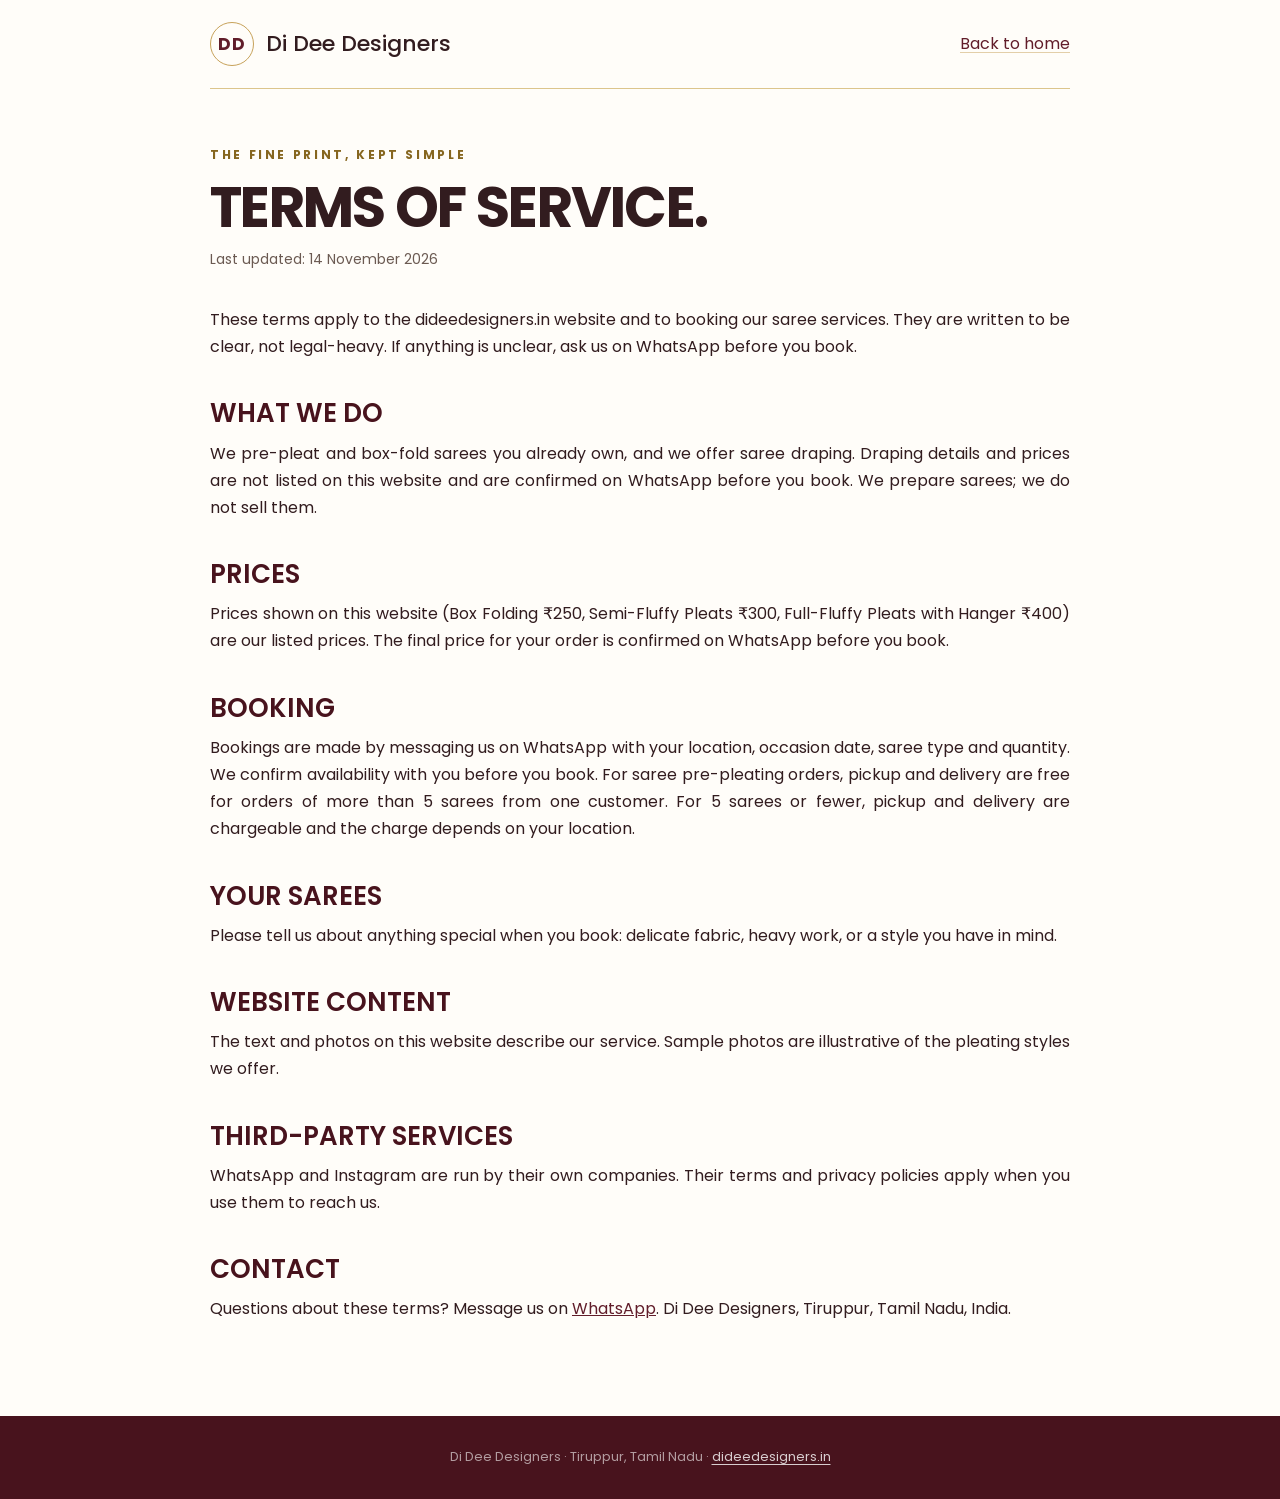
<file: terms.html>
<!DOCTYPE html>
<html lang="en">
<head>
<meta charset="UTF-8" />
<meta name="viewport" content="width=device-width, initial-scale=1.0, viewport-fit=cover" />
<meta name="theme-color" content="#48131d" />
<title>Terms of Service | Di Dee Designers</title>
<meta name="description" content="The simple terms for using the Di Dee Designers website and booking saree pre-pleating, box folding and saree draping in Tiruppur." />
<link rel="canonical" href="https://dideedesigners.in/terms" />
<style>
html,body,#root{margin:0;min-height:100%;} .didee{width:100%;min-width:0;} .didee-site{width:100%;}
@font-face{font-family:Poppins;src:url('/42-poppins-400i.woff2') format('woff2');font-weight:400;font-style:italic;font-display:swap}

@font-face{font-family:Poppins;src:url('/45-poppins-700.woff2') format('woff2');font-weight:700;font-style:normal;font-display:swap}
@font-face{font-family:Poppins;src:url('/48-poppins-800.woff2') format('woff2');font-weight:800;font-style:normal;font-display:swap}
@font-face{font-family:Poppins;src:url('/46-poppins-500i.woff2') format('woff2');font-weight:500;font-style:italic;font-display:swap}
@font-face{font-family:Poppins;src:url('/43-poppins-500.woff2') format('woff2');font-weight:500;font-style:normal;font-display:swap}
@font-face{font-family:Poppins;src:url('/41-poppins-400.woff2') format('woff2');font-weight:400;font-style:normal;font-display:swap}
@font-face{font-family:Poppins;src:url('/44-poppins-600.woff2') format('woff2');font-weight:600;font-style:normal;font-display:swap}
@font-face{font-family:'Anton';src:url('/28-anton.woff2') format('woff2');font-weight:400;font-style:normal;font-display:swap}

#services,#prices,#about,#process{scroll-margin-top:96px}



:root{--wine:#611d2a;--wine-deep:#48131d;--gold:#c7a25a;--gold-light:#e4c984;--paper:#fffdf9;--ink:#321c1f;--muted:#6b5a52;--serif:"Poppins","Segoe UI",Arial,sans-serif;--sans:"Poppins","Segoe UI",Arial,sans-serif}
*{box-sizing:border-box}
html{scroll-behavior:smooth}
body{background:var(--paper);color:var(--ink);font-family:var(--sans);margin:0;font-size:16px;line-height:1.7}
.wrap{width:min(100% - 48px,860px);margin:0 auto}
.site-head{display:flex;align-items:center;justify-content:space-between;gap:16px;padding:22px 0;border-bottom:1px solid #dcc58c}
.brand{display:flex;align-items:center;gap:12px;text-decoration:none;color:var(--ink)}
.brand-mark{display:inline-flex;align-items:center;justify-content:center;width:44px;height:44px;border:1.5px solid var(--gold);border-radius:50%;font-family:'Poppins',sans-serif;font-weight:700;font-size:17px;letter-spacing:.06em;color:var(--wine)}
.brand strong{font-family:var(--serif);font-size:22px;font-weight:500}
.back-link{color:var(--wine);text-decoration:underline;text-underline-offset:3px;text-decoration-color:#c7a25a80;min-height:44px;display:inline-flex;align-items:center}
main{padding:56px 0 80px}
h1{font-family:var(--serif);font-weight:700;letter-spacing:-.03em;font-size:clamp(38px,6vw,56px);line-height:1.05;margin:0 0 10px}
.updated{color:var(--muted);font-size:14px;margin:0 0 34px}
h2{font-family:var(--serif);font-weight:600;font-size:26px;margin:38px 0 10px;color:var(--wine-deep)}
p{margin:0 0 14px;max-width:72ch}
a{color:var(--wine)}
ul{margin:0 0 14px;padding-left:22px}
li{margin-bottom:6px}
.site-foot{background:var(--wine-deep);color:#ffffff94;text-align:center;padding:30px 24px;font-size:13px}
.site-foot a{color:#ffffffc9;text-decoration:underline;text-underline-offset:3px}
.eyebrow{font-family:'Poppins',sans-serif;font-weight:700;text-transform:uppercase;letter-spacing:.22em;font-size:12px;color:var(--gold);margin:0 0 14px}
/* justified reading text (user-requested) */main p:not(.eyebrow):not(.updated){text-align:justify;text-justify:inter-word;hyphens:auto;-webkit-hyphens:auto}h1,h2{text-transform:uppercase}.eyebrow{color:#86661f}
.brand strong{white-space:nowrap}.back-link{white-space:nowrap}h2{line-height:1.2}@media(max-width:420px){.brand strong{font-size:18px}.back-link{font-size:14px}.brand{gap:10px}.brand-mark{width:40px;height:40px;font-size:15px}}

main p{max-width:none}

</style>
<link rel="icon" href="/favicon.svg" sizes="any" type="image/svg+xml">
<link rel="apple-touch-icon" href="[data-uri]">
<meta name="robots" content="noindex, follow">
</head>
<body>
<div class="didee terms">
<header class="site-head wrap"><a class="brand" href="/"><span class="brand-mark" aria-hidden="true">DD</span><strong>Di Dee Designers</strong></a><a class="back-link" href="/">Back to home</a></header>
<main class="wrap">
<p class="eyebrow">The fine print, kept simple</p>
<h1>Terms of service.</h1>
<p class="updated">Last updated: 14 November 2026</p>
<p>These terms apply to the dideedesigners.in website and to booking our saree services. They are written to be clear, not legal-heavy. If anything is unclear, ask us on WhatsApp before you book.</p>
<h2>What we do</h2>
<p>We pre-pleat and box-fold sarees you already own, and we offer saree draping. Draping details and prices are not listed on this website and are confirmed on WhatsApp before you book. We prepare sarees; we do not sell them.</p>
<h2>Prices</h2>
<p>Prices shown on this website (Box Folding ₹250, Semi-Fluffy Pleats ₹300, Full-Fluffy Pleats with Hanger ₹400) are our listed prices. The final price for your order is confirmed on WhatsApp before you book.</p>
<h2>Booking</h2>
<p>Bookings are made by messaging us on WhatsApp with your location, occasion date, saree type and quantity. We confirm availability with you before you book. For saree pre-pleating orders, pickup and delivery are free for orders of more than 5 sarees from one customer. For 5 sarees or fewer, pickup and delivery are chargeable and the charge depends on your location.</p>
<h2>Your sarees</h2>
<p>Please tell us about anything special when you book: delicate fabric, heavy work, or a style you have in mind.</p>
<h2>Website content</h2>
<p>The text and photos on this website describe our service. Sample photos are illustrative of the pleating styles we offer.</p>
<h2>Third-party services</h2>
<p>WhatsApp and Instagram are run by their own companies. Their terms and privacy policies apply when you use them to reach us.</p>
<h2>Contact</h2>
<p>Questions about these terms? Message us on <a href="https://api.whatsapp.com/send/?phone=919003037820&amp;text=Hi%20Di%20Dee%20Designers%2C%20I%20have%20a%20question%20about%20your%20terms.">WhatsApp</a>. Di Dee Designers, Tiruppur, Tamil Nadu, India.</p>
</main>
<footer class="site-foot">Di Dee Designers · Tiruppur, Tamil Nadu · <a href="/">dideedesigners.in</a></footer>
</div>
</body>
</html>
</file>
